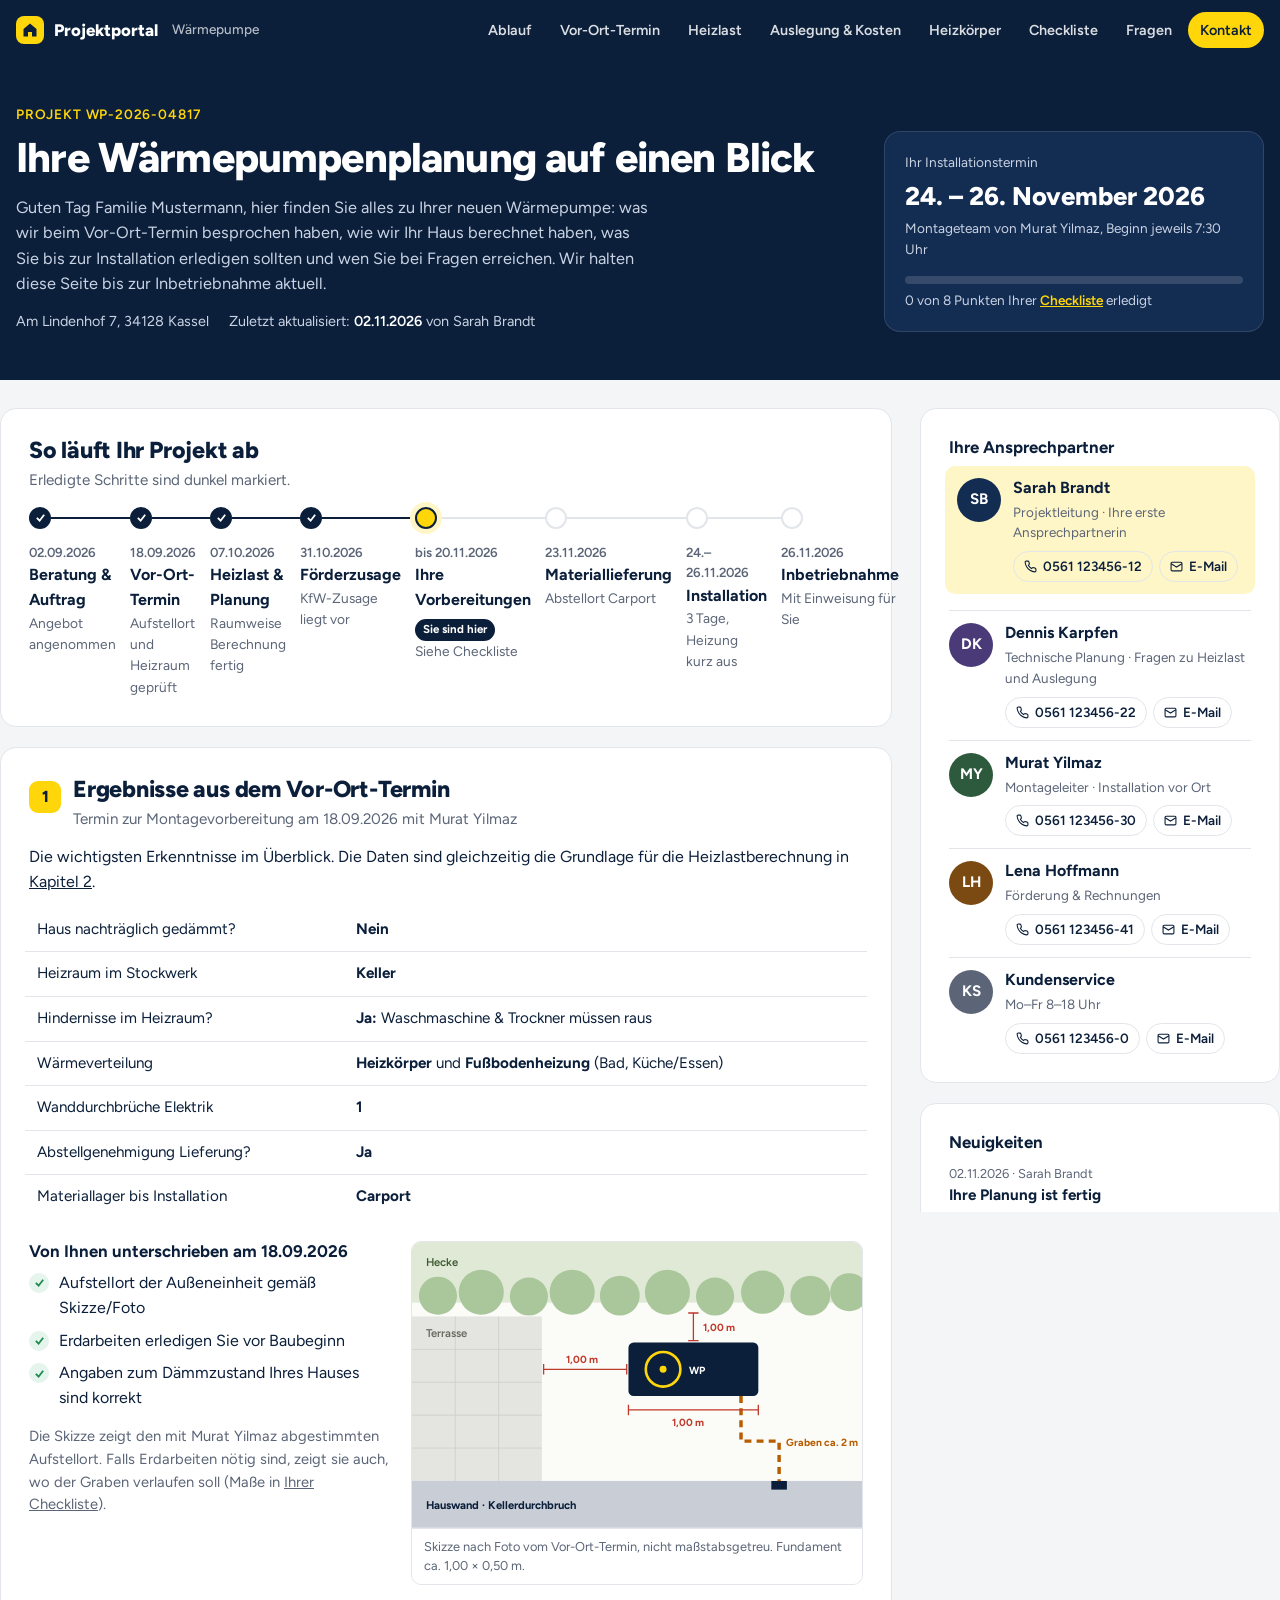
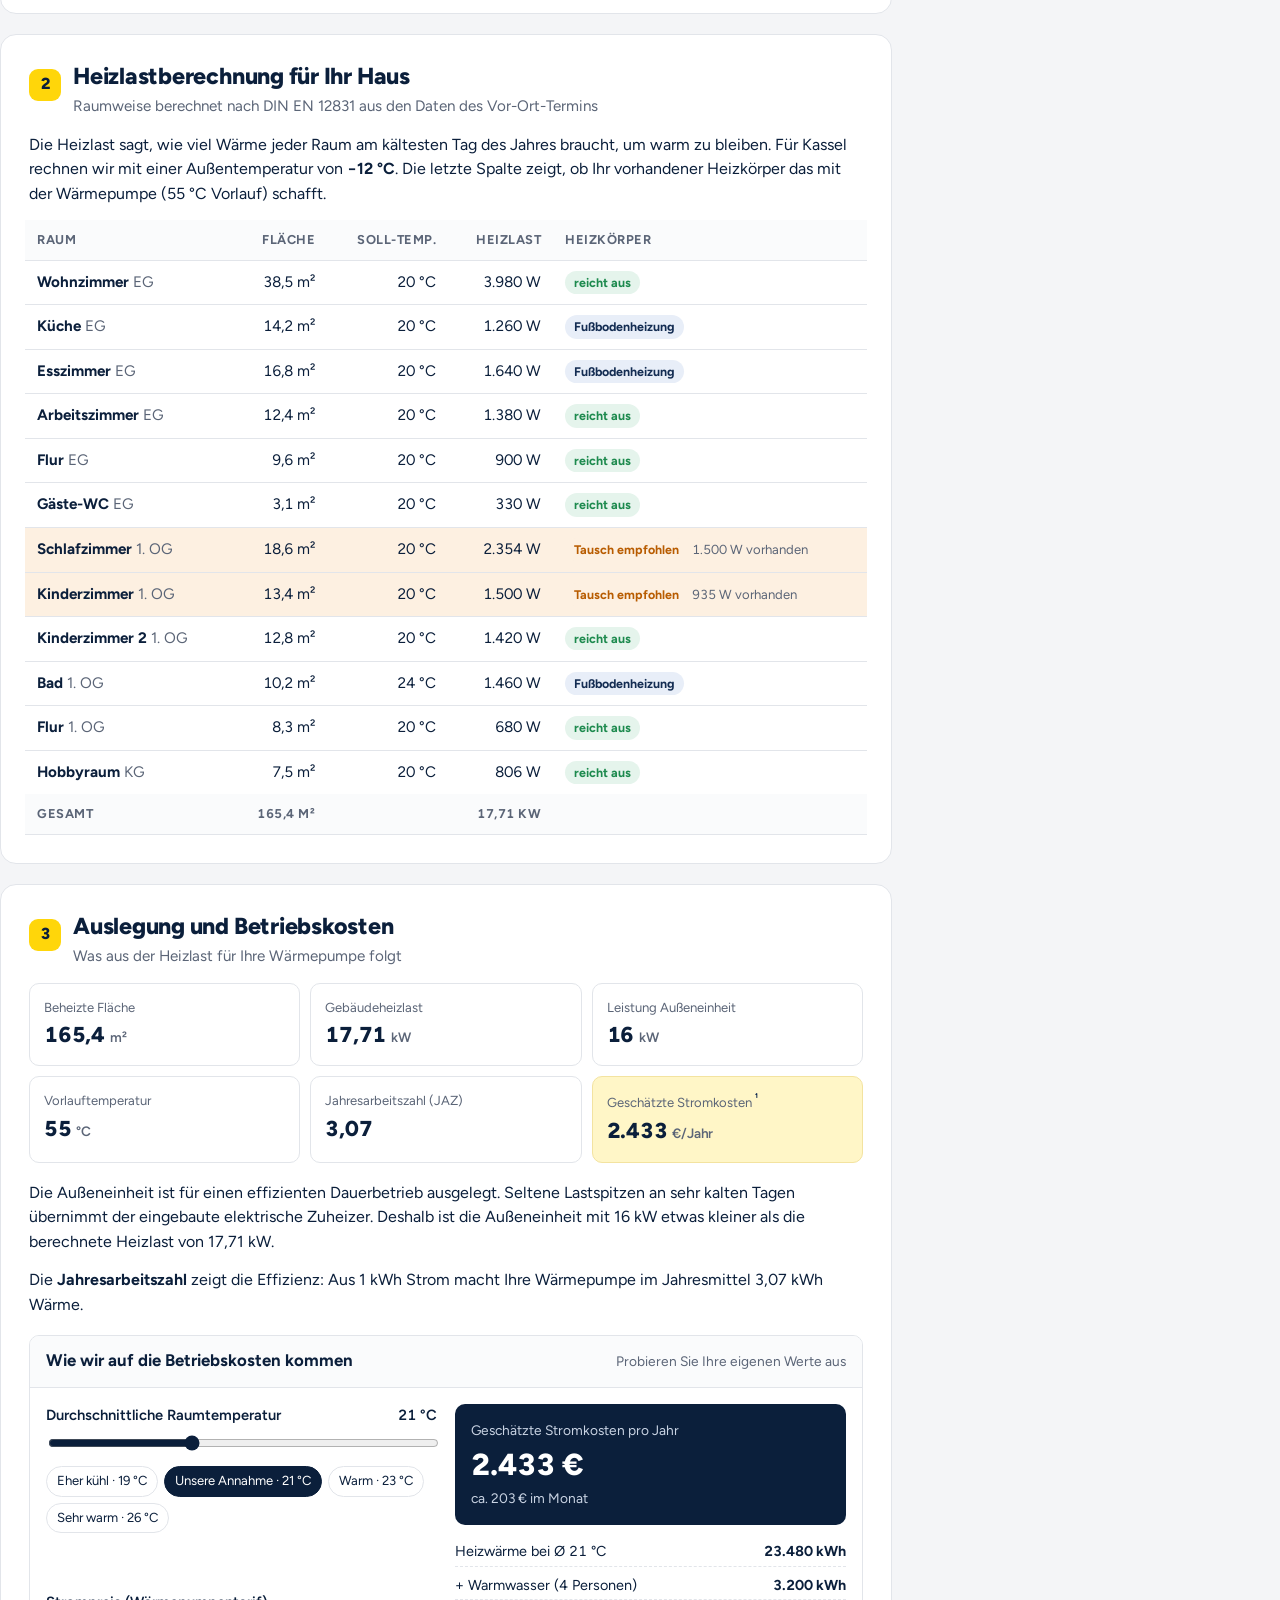
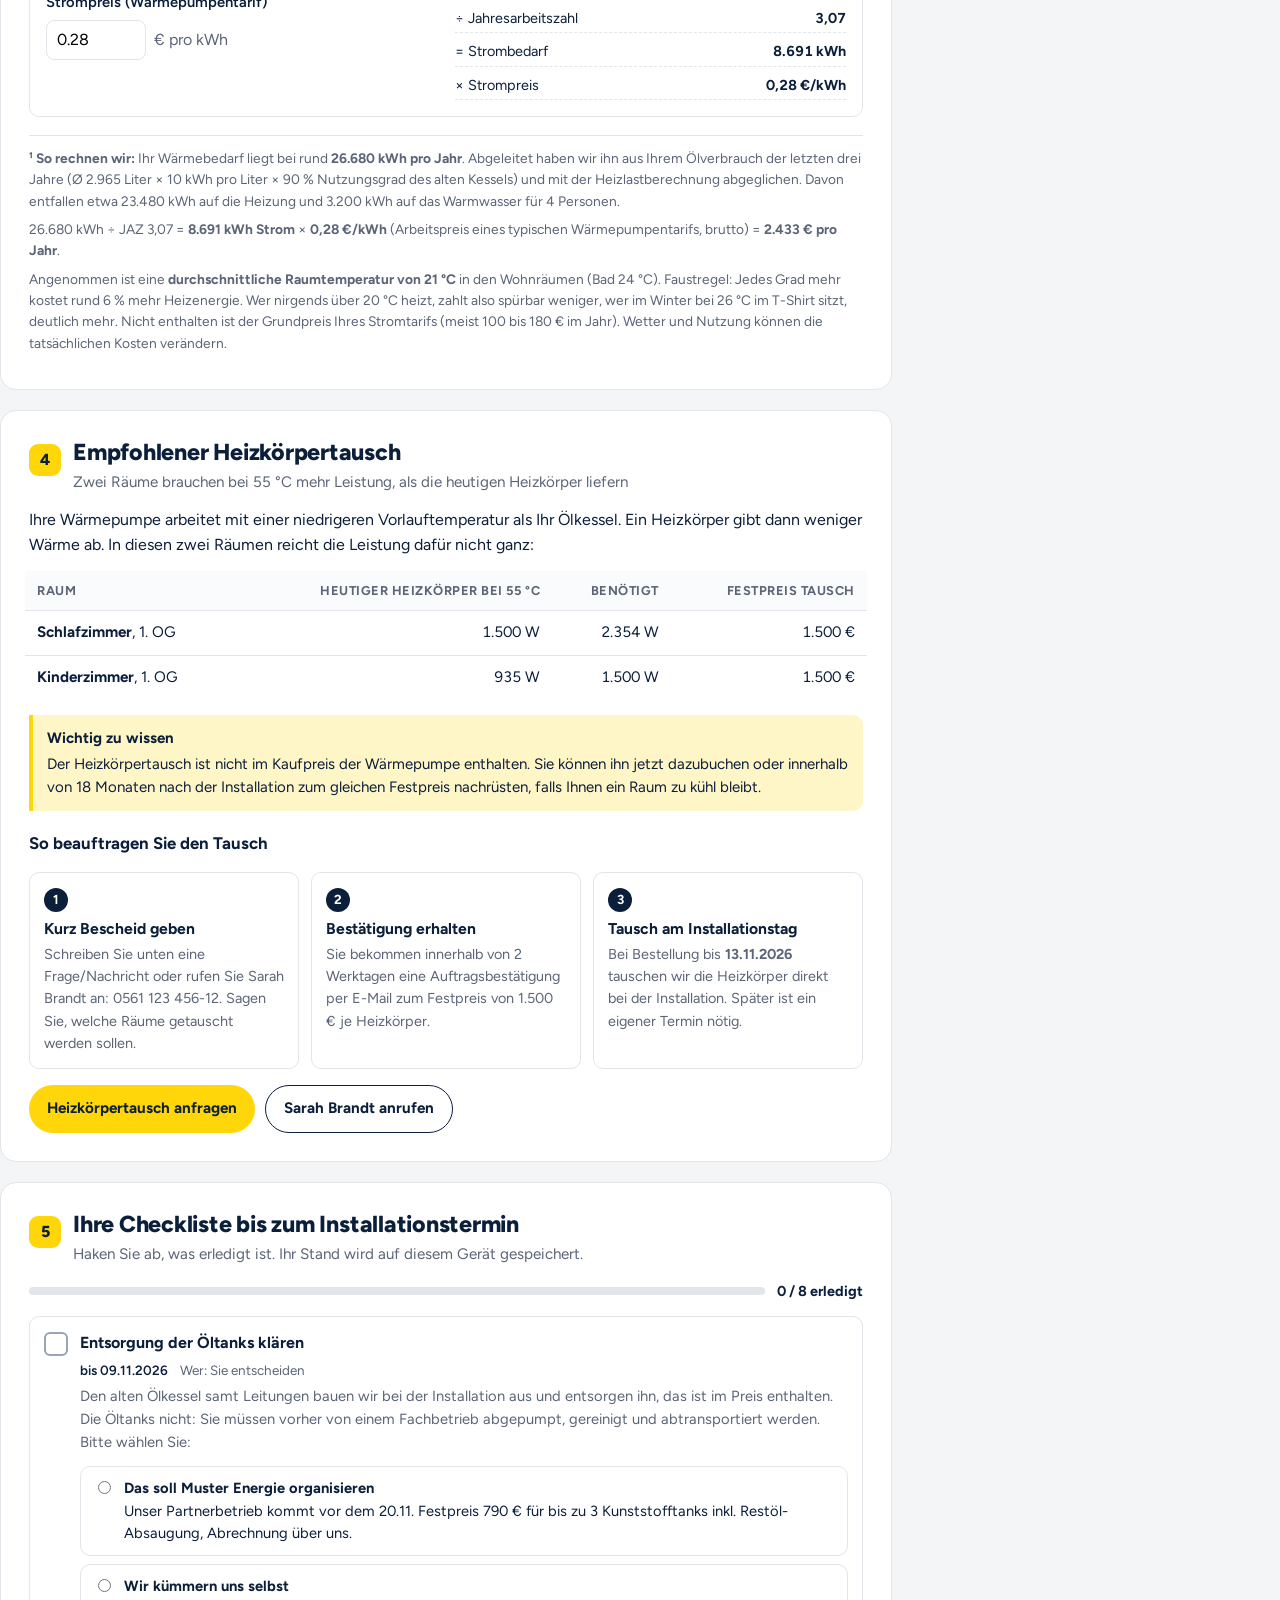
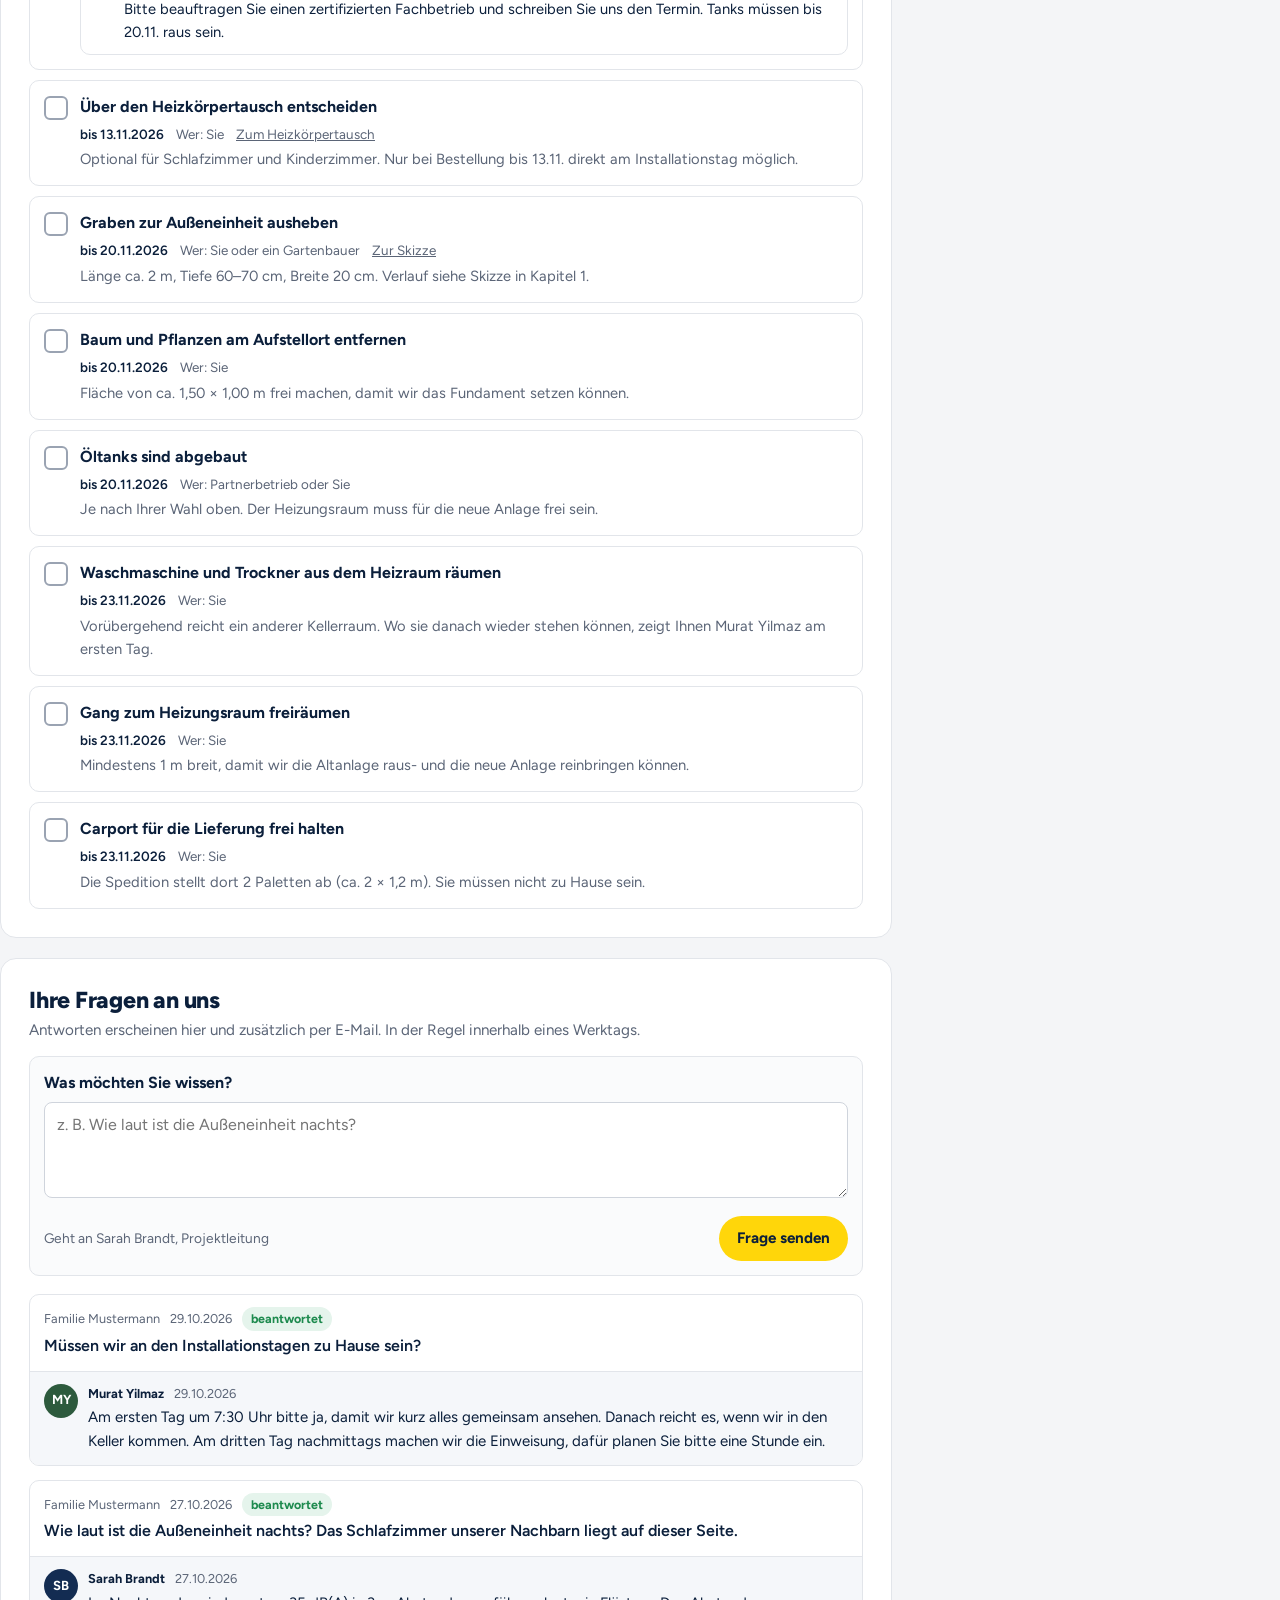
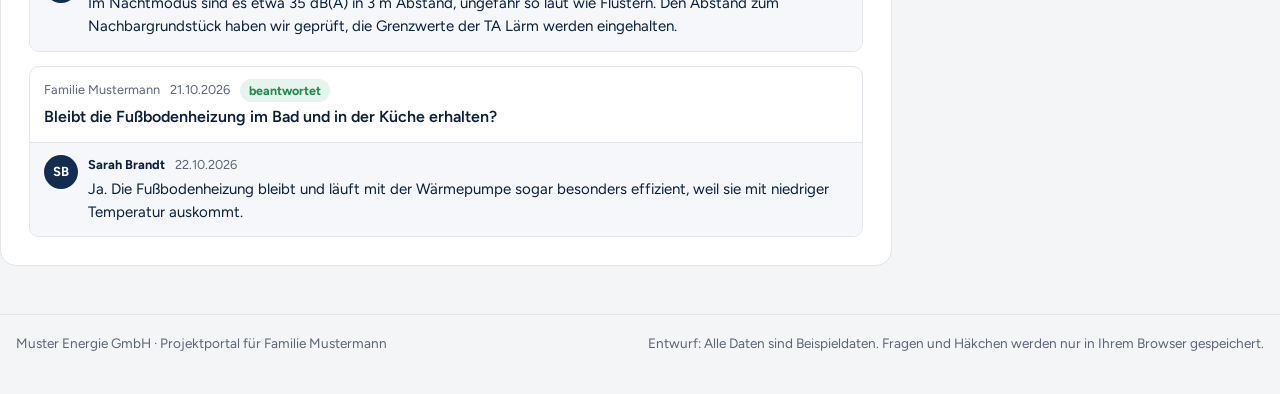
<file: index.html>
<!doctype html>
<html lang="de">
<head>
<meta charset="utf-8">
<meta name="viewport" content="width=device-width, initial-scale=1">
<title>Ihre Wärmepumpenplanung · Familie Mustermann</title>
<meta name="robots" content="noindex, nofollow">
<link rel="preconnect" href="https://fonts.googleapis.com">
<link rel="preconnect" href="https://fonts.gstatic.com" crossorigin>
<link href="https://fonts.googleapis.com/css2?family=Figtree:wght@400;500;600;700;800&display=swap" rel="stylesheet">
<style>
:root{
  --navy:#0b1f3b;
  --navy-2:#132c52;
  --yellow:#ffd60a;
  --yellow-soft:#fff6c7;
  --bg:#f4f5f7;
  --card:#ffffff;
  --text:#0b1f3b;
  --muted:#5b6577;
  --line:#e2e5ea;
  --green:#1d8a4e;
  --green-soft:#e5f4ec;
  --orange:#b85c00;
  --orange-soft:#fdf0e1;
  --radius:16px;
  --radius-sm:10px;
  --gutter:16px;
}
*{box-sizing:border-box}
html{scroll-behavior:smooth;scroll-padding-top:76px}
body{margin:0;background:var(--bg);color:var(--text);font-family:Figtree,system-ui,-apple-system,"Segoe UI",sans-serif;font-size:16px;line-height:1.55;-webkit-font-smoothing:antialiased}
a{color:inherit}
h1,h2,h3{line-height:1.2;margin:0}
h2{font-size:1.45rem;font-weight:800;letter-spacing:-.01em}
h3{font-size:1.05rem;font-weight:700}
p{margin:0 0 .8em}
.num{font-variant-numeric:tabular-nums}
button{font:inherit;cursor:pointer}

/* Header */
.topbar{position:sticky;top:0;z-index:20;background:var(--navy);color:#fff}
.topbar-inner{max-width:1400px;margin:0 auto;padding:0 var(--gutter);height:60px;display:flex;align-items:center;gap:16px}
.brand{display:flex;align-items:center;gap:10px;font-weight:800;font-size:1.05rem;text-decoration:none;white-space:nowrap}
.brand-mark{width:28px;height:28px;border-radius:8px;background:var(--yellow);display:grid;place-items:center}
.brand small{font-weight:500;opacity:.7;font-size:.85rem;margin-left:4px}
.topnav{display:flex;gap:4px;margin-left:auto;overflow-x:auto;scrollbar-width:none}
.topnav::-webkit-scrollbar{display:none}
.topnav a{color:#fff;text-decoration:none;font-size:.9rem;font-weight:600;padding:7px 12px;border-radius:999px;white-space:nowrap;opacity:.85}
.topnav a:hover{background:rgba(255,255,255,.1);opacity:1}
.topnav a.active{background:var(--yellow);color:var(--navy);opacity:1}
@media (max-width:899px){
  .topbar-inner{height:auto;flex-wrap:wrap;padding-top:10px;padding-bottom:8px;gap:8px}
  .topnav{margin-left:0;width:calc(100% + 2*var(--gutter));margin-right:calc(-1*var(--gutter));padding-right:var(--gutter)}
  .topnav a{padding:6px 11px;font-size:.85rem}
  html{scroll-padding-top:104px}
}

/* Hero */
.hero{background:var(--navy);color:#fff;padding:28px 0 32px}
.wrap{max-width:1400px;margin:0 auto;padding:0 var(--gutter)}
.hero-grid{display:grid;gap:24px}
.eyebrow{font-size:.85rem;font-weight:600;color:var(--yellow);text-transform:uppercase;letter-spacing:.06em;margin-bottom:8px}
.hero h1{font-size:clamp(1.7rem,4vw,2.6rem);font-weight:800;letter-spacing:-.02em;margin-bottom:12px}
.hero p.lead{color:#c9d3e3;max-width:640px;font-size:1.02rem}
.hero-meta{display:flex;flex-wrap:wrap;gap:8px 20px;font-size:.9rem;color:#c9d3e3;margin-top:14px}
.hero-meta b{color:#fff;font-weight:600}
.next-card{background:var(--navy-2);border:1px solid rgba(255,255,255,.12);border-radius:var(--radius);padding:20px}
.next-card .label{font-size:.85rem;color:#c9d3e3}
.next-card .big{font-size:1.6rem;font-weight:800;margin:4px 0 2px}
.next-card .days{display:inline-block;background:var(--yellow);color:var(--navy);font-weight:700;border-radius:999px;padding:3px 12px;font-size:.88rem;margin-top:8px}
.progress{height:8px;background:rgba(255,255,255,.15);border-radius:999px;overflow:hidden;margin:16px 0 6px}
.progress span{display:block;height:100%;background:var(--yellow);border-radius:999px;transition:width .4s}
.next-card .small{font-size:.85rem;color:#c9d3e3}
.next-card a.inline{color:var(--yellow);font-weight:600}
@media (min-width:900px){.hero-grid{grid-template-columns:1fr 380px;align-items:end}.hero{padding:44px 0 48px}}

/* Layout */
.layout{display:grid;gap:20px;padding:24px 0 48px}
@media (min-width:1100px){
  .layout{grid-template-columns:minmax(0,1fr) 360px;gap:28px;padding-top:28px}
  .side{position:sticky;top:80px;align-self:start;max-height:calc(100vh - 96px);overflow:auto;scrollbar-width:thin}
}
.main{display:flex;flex-direction:column;gap:20px;min-width:0}
.side{display:flex;flex-direction:column;gap:20px}
.card{background:var(--card);border-radius:var(--radius);padding:22px;border:1px solid var(--line)}
@media (min-width:700px){.card{padding:28px}}
.sec-head{display:flex;align-items:baseline;gap:12px;margin-bottom:14px}
.sec-no{flex:none;width:32px;height:32px;border-radius:9px;background:var(--yellow);color:var(--navy);font-weight:800;display:grid;place-items:center;font-size:1rem;transform:translateY(5px)}
.sec-head p{margin:4px 0 0;color:var(--muted);font-size:.95rem}
.muted{color:var(--muted)}
.tag{display:inline-block;font-size:.78rem;font-weight:700;border-radius:999px;padding:2px 9px;white-space:nowrap}
.tag.ok{background:var(--green-soft);color:var(--green)}
.tag.warn{background:var(--orange-soft);color:var(--orange)}
.tag.info{background:#e8eef8;color:var(--navy-2)}

/* Timeline */
.tl{list-style:none;margin:6px 0 0;padding:0;position:relative}
.tl li{position:relative;padding:0 0 20px 34px}
.tl li:last-child{padding-bottom:0}
.tl li::before{content:"";position:absolute;left:10px;top:22px;bottom:-2px;width:2px;background:var(--line)}
.tl li:last-child::before{display:none}
.tl li.done::before{background:var(--navy)}
.dot{position:absolute;left:0;top:2px;width:22px;height:22px;border-radius:50%;border:2px solid var(--line);background:#fff;display:grid;place-items:center}
.tl li.done .dot{background:var(--navy);border-color:var(--navy)}
.tl li.now .dot{border-color:var(--navy);background:var(--yellow);box-shadow:0 0 0 5px var(--yellow-soft)}
.tl .when{font-size:.82rem;font-weight:600;color:var(--muted)}
.tl .what{font-weight:700}
.tl .desc{font-size:.92rem;color:var(--muted)}
.tl li.now .what::after{content:"Sie sind hier";margin-left:8px;font-size:.72rem;font-weight:700;background:var(--navy);color:#fff;border-radius:999px;padding:2px 8px;vertical-align:2px}
@media (min-width:1100px){
  .tl{display:grid;grid-template-columns:repeat(var(--n),1fr);gap:0}
  .tl li{padding:36px 14px 0 0}
  .tl li::before{left:22px;right:0;top:10px;bottom:auto;width:auto;height:2px}
  .tl li:last-child::before{display:none}
  .dot{top:0}
  .tl .desc{font-size:.86rem}
  .tl li.now .what::after{display:block;width:max-content;margin:6px 0 0}
}

/* Updates */
.updates{list-style:none;margin:0;padding:0}
.updates li{padding:12px 0;border-top:1px solid var(--line)}
.updates li:first-child{border-top:0;padding-top:0}
.updates .u-meta{font-size:.8rem;color:var(--muted)}
.updates .u-title{font-weight:700;font-size:.95rem}
.updates .u-text{font-size:.9rem;color:var(--muted);margin-top:2px}

/* Tables */
.tbl-wrap{overflow-x:auto;margin:0 calc(-1 * 4px)}
table{width:100%;border-collapse:collapse;font-size:.95rem}
th,td{text-align:left;padding:10px 12px;border-bottom:1px solid var(--line);vertical-align:top}
th{font-size:.8rem;text-transform:uppercase;letter-spacing:.04em;color:var(--muted);font-weight:700;background:#fafbfc}
td.r,th.r{text-align:right}
tbody tr:last-child td{border-bottom:0}
tr.hl td{background:var(--orange-soft)}
td.r{white-space:nowrap}
@media (max-width:599px){
  #roomTable thead{display:none}
  #roomTable tbody tr{display:flex;flex-wrap:wrap;align-items:baseline;border-bottom:1px solid var(--line);padding:10px 4px}
  #roomTable tbody tr.hl{background:var(--orange-soft)}
  #roomTable tbody td{border:0;padding:0;background:none}
  #roomTable tbody td:nth-child(1){flex:0 0 calc(100% - 96px)}
  #roomTable tbody td:nth-child(4){order:2;font-weight:700;flex:0 0 96px;text-align:right}
  #roomTable tbody td:nth-child(2),#roomTable tbody td:nth-child(3){order:3;font-size:.85rem;color:var(--muted);text-align:left;margin-right:12px}
  #roomTable tbody td:nth-child(5){order:4;flex-basis:100%;margin-top:6px}
  #roomTable tfoot tr{display:flex;justify-content:space-between}
  #radTable thead{display:none}
  #radTable tbody tr{display:block;padding:10px 4px;border-bottom:1px solid var(--line)}
  #radTable tbody td:first-child{display:block}
  #radTable tbody td{display:flex;justify-content:space-between;border:0;padding:2px 0}
  #radTable tbody td[data-l]::before{content:attr(data-l);color:var(--muted)}
  #roomTable tfoot th:nth-child(3),#roomTable tfoot th:nth-child(5){display:none}
}
.facts{display:grid;grid-template-columns:1fr;border:1px solid var(--line);border-radius:var(--radius-sm);overflow:hidden}
.facts div{display:flex;justify-content:space-between;gap:16px;padding:11px 14px;border-top:1px solid var(--line)}
.facts div:first-child{border-top:0}
.facts dt{color:var(--muted)}
.facts dd{margin:0;font-weight:700;text-align:right}
@media (min-width:700px){
  .facts{grid-template-columns:1fr 1fr}
  .facts div:nth-child(2){border-top:0}
  .facts div:nth-child(odd){border-right:1px solid var(--line)}
}

.signed{list-style:none;padding:0;margin:0;display:grid;gap:8px}
.signed li{display:flex;gap:10px;align-items:flex-start}
.check-ic{flex:none;width:20px;height:20px;border-radius:50%;background:var(--green-soft);display:grid;place-items:center;margin-top:2px}

.split{display:grid;gap:20px;margin-top:22px}
@media (min-width:800px){.split{grid-template-columns:1fr 1.25fr;align-items:start}}
.sketch{border:1px solid var(--line);border-radius:var(--radius-sm);background:#fbfbf8;overflow:hidden}
.sketch svg{display:block;width:100%;height:auto}
.sketch figcaption{font-size:.8rem;color:var(--muted);padding:8px 12px;border-top:1px solid var(--line);background:#fff}

/* KPI */
.kpis{display:grid;grid-template-columns:repeat(2,1fr);gap:10px;margin:4px 0 18px}
@media (min-width:700px){.kpis{grid-template-columns:repeat(3,1fr)}}
.kpi{border:1px solid var(--line);border-radius:var(--radius-sm);padding:14px}
.kpi .k{font-size:.82rem;color:var(--muted)}
.kpi .v{font-size:1.35rem;font-weight:800;letter-spacing:-.01em}
.kpi .v small{font-size:.85rem;font-weight:600;color:var(--muted)}
.kpi.accent{background:var(--yellow-soft);border-color:#f3e3a0}
.kpi sup a{text-decoration:none;color:var(--navy-2);font-weight:700}

.calc{margin-top:18px;border:1px solid var(--line);border-radius:var(--radius-sm);overflow:hidden}
.calc-head{padding:14px 16px;background:#fafbfc;border-bottom:1px solid var(--line);display:flex;flex-wrap:wrap;justify-content:space-between;gap:8px;align-items:baseline}
.calc-body{padding:16px;display:grid;gap:18px}
@media (min-width:800px){.calc-body{grid-template-columns:1fr 1fr}}
.field label{display:flex;justify-content:space-between;font-weight:600;font-size:.92rem;margin-bottom:6px}
input[type=range]{width:100%;accent-color:var(--navy)}
.presets{display:flex;flex-wrap:wrap;gap:6px;margin-top:8px}
.presets button{border:1px solid var(--line);background:#fff;border-radius:999px;padding:4px 10px;font-size:.82rem;color:var(--navy)}
.presets button.on{background:var(--navy);color:#fff;border-color:var(--navy)}
.price-in{display:flex;align-items:center;gap:8px}
.price-in input{width:100px;font:inherit;padding:7px 10px;border:1px solid var(--line);border-radius:8px}
.result{background:var(--navy);color:#fff;border-radius:var(--radius-sm);padding:16px}
.result .big{font-size:1.9rem;font-weight:800}
.result .small{font-size:.86rem;color:#c9d3e3}
.steps{font-size:.9rem;margin:0;padding:0;list-style:none;display:grid;gap:4px}
.steps li{display:flex;justify-content:space-between;gap:12px;border-bottom:1px dashed var(--line);padding:3px 0}
.steps li b{white-space:nowrap}
.footnote{font-size:.86rem;color:var(--muted);border-top:1px solid var(--line);margin-top:18px;padding-top:12px}
.footnote p{margin:0 0 .5em}

.note{border-left:4px solid var(--yellow);background:var(--yellow-soft);padding:12px 14px;border-radius:0 var(--radius-sm) var(--radius-sm) 0;font-size:.94rem;margin-top:16px}
.note b{display:block;margin-bottom:2px}

.howto{display:grid;gap:12px;margin-top:18px;counter-reset:h}
@media (min-width:800px){.howto{grid-template-columns:repeat(3,1fr)}}
.howto > div{border:1px solid var(--line);border-radius:var(--radius-sm);padding:14px;position:relative}
.howto > div::before{counter-increment:h;content:counter(h);display:inline-grid;place-items:center;width:24px;height:24px;border-radius:50%;background:var(--navy);color:#fff;font-weight:700;font-size:.82rem;margin-bottom:8px}
.howto h3{font-size:.98rem;margin-bottom:4px}
.howto p{font-size:.9rem;color:var(--muted);margin:0}
.btn-row{display:flex;flex-wrap:wrap;gap:10px;margin-top:16px}
.btn{display:inline-flex;align-items:center;gap:8px;border:0;border-radius:999px;padding:11px 18px;font-weight:700;text-decoration:none;font-size:.95rem}
.btn.primary{background:var(--yellow);color:var(--navy)}
.btn.primary:hover{background:#ffcc00}
.btn.ghost{background:#fff;color:var(--navy);border:1.5px solid var(--navy)}
.btn.ghost:hover{background:#f0f2f6}

/* Checklist */
.cl-progress{display:flex;align-items:center;gap:12px;margin-bottom:14px}
.cl-progress .bar{flex:1;height:8px;background:var(--line);border-radius:999px;overflow:hidden}
.cl-progress .bar span{display:block;height:100%;background:var(--green);transition:width .3s}
.cl-progress b{font-size:.9rem;white-space:nowrap}
.cl{list-style:none;margin:0;padding:0;display:grid;gap:10px}
.cl > li{border:1px solid var(--line);border-radius:var(--radius-sm);padding:14px;display:grid;grid-template-columns:auto 1fr;gap:4px 12px;transition:background .2s}
.cl > li.done{background:#f7faf8}
.cl > li.done .cl-title{text-decoration:line-through;text-decoration-color:rgba(11,31,59,.35);color:var(--muted)}
.cl input[type=checkbox]{appearance:none;-webkit-appearance:none;width:24px;height:24px;border:2px solid #9aa3b2;border-radius:6px;margin:1px 0 0;display:grid;place-items:center;background:#fff;cursor:pointer}
.cl input[type=checkbox]:checked{background:var(--green);border-color:var(--green)}
.cl input[type=checkbox]:checked::after{content:"";width:6px;height:11px;border:solid #fff;border-width:0 2.5px 2.5px 0;transform:rotate(45deg) translate(-1px,-1px)}
.cl input[type=checkbox]:focus-visible{outline:3px solid var(--yellow);outline-offset:2px}
.cl-title{font-weight:700;cursor:pointer}
.cl-meta{grid-column:2;display:flex;flex-wrap:wrap;gap:6px 12px;font-size:.84rem;color:var(--muted)}
.cl-meta .due{font-weight:600;color:var(--navy)}
.cl-desc{grid-column:2;font-size:.92rem;color:var(--muted)}
.choice{grid-column:1 / -1;display:grid;gap:8px;margin-top:8px}
@media (min-width:700px){.choice{grid-column:2}}
.choice label{display:flex;gap:10px;align-items:flex-start;border:1.5px solid var(--line);border-radius:var(--radius-sm);padding:10px 12px;cursor:pointer;font-size:.92rem}
.choice label:has(input:checked){border-color:var(--navy);background:#f3f6fb}
.choice input{margin-top:4px;accent-color:var(--navy)}
.choice b{display:block}

/* Q&A */
.ask{border:1px solid var(--line);border-radius:var(--radius-sm);padding:14px;background:#fafbfc}
.ask label{font-weight:700;display:block;margin-bottom:6px}
.ask textarea{width:100%;min-height:96px;font:inherit;border:1px solid #cfd4dc;border-radius:8px;padding:10px 12px;resize:vertical;background:#fff}
.ask textarea:focus,.price-in input:focus{outline:3px solid var(--yellow);border-color:var(--navy)}
.ask-foot{display:flex;flex-wrap:wrap;justify-content:space-between;align-items:center;gap:10px;margin-top:10px;font-size:.86rem;color:var(--muted)}
.qa{list-style:none;margin:18px 0 0;padding:0;display:grid;gap:14px}
.qa > li{border:1px solid var(--line);border-radius:var(--radius-sm);overflow:hidden}
.q{padding:12px 14px}
.q .meta,.a .meta{font-size:.8rem;color:var(--muted);display:flex;flex-wrap:wrap;gap:6px 10px;align-items:center;margin-bottom:3px}
.q .txt{font-weight:600}
.a{padding:12px 14px;background:#f5f7fa;border-top:1px solid var(--line);display:grid;grid-template-columns:auto 1fr;gap:10px}
.a .txt{font-size:.94rem}
.pending{padding:10px 14px;background:var(--orange-soft);color:var(--orange);font-size:.88rem;border-top:1px solid var(--line)}
.av{width:34px;height:34px;border-radius:50%;display:grid;place-items:center;font-weight:700;font-size:.82rem;color:#fff;background:var(--navy-2);flex:none}

/* Contacts */
.contacts{display:grid;gap:12px}
.person{display:grid;grid-template-columns:auto 1fr;gap:4px 12px;align-items:start}
.person .av{width:44px;height:44px;font-size:.95rem;grid-row:span 2}
.person .name{font-weight:700;line-height:1.25}
.person .role{font-size:.84rem;color:var(--muted)}
.person .links{grid-column:2;display:flex;flex-wrap:wrap;gap:6px;margin-top:4px}
.person .links a{font-size:.84rem;font-weight:600;text-decoration:none;border:1px solid var(--line);border-radius:999px;padding:4px 10px;display:inline-flex;gap:6px;align-items:center}
.person .links a:hover{border-color:var(--navy)}
.person + .person{border-top:1px solid var(--line);padding-top:12px}
.side h3{margin-bottom:12px}
.lead-person{background:var(--yellow-soft);border-radius:var(--radius-sm);padding:12px;margin:-4px -4px 4px}

footer{color:var(--muted);font-size:.85rem;padding:0 0 40px}
footer .wrap{border-top:1px solid var(--line);padding-top:18px;display:flex;flex-wrap:wrap;gap:8px 24px;justify-content:space-between}

.toast{position:fixed;left:50%;bottom:20px;transform:translateX(-50%) translateY(120%);background:var(--navy);color:#fff;padding:12px 18px;border-radius:12px;font-size:.92rem;font-weight:600;transition:transform .3s,opacity .3s;opacity:0;visibility:hidden;z-index:50;max-width:calc(100% - 32px)}
.toast.show{transform:translateX(-50%) translateY(0);opacity:1;visibility:visible}

@media print{
  .topbar,.ask,.btn-row,.toast{display:none}
  body{background:#fff}
  .card{border:0;padding:0}
  .side{position:static;max-height:none}
}
</style>
</head>
<body>

<header class="topbar">
  <div class="topbar-inner">
    <a class="brand" href="#top">
      <span class="brand-mark" aria-hidden="true">
        <svg width="16" height="16" viewBox="0 0 16 16"><path d="M8 1.5 1.5 7v7.5h4.5V10h4v4.5h4.5V7z" fill="#0b1f3b"/></svg>
      </span>
      Projektportal <small>Wärmepumpe</small>
    </a>
    <nav class="topnav" aria-label="Abschnitte">
      <a href="#timeline">Ablauf</a>
      <a href="#termin">Vor-Ort-Termin</a>
      <a href="#heizlast">Heizlast</a>
      <a href="#auslegung">Auslegung &amp; Kosten</a>
      <a href="#heizkoerper">Heizkörper</a>
      <a href="#checkliste">Checkliste</a>
      <a href="#fragen">Fragen</a>
      <a href="#kontakt">Kontakt</a>
    </nav>
  </div>
</header>

<section class="hero" id="top">
  <div class="wrap hero-grid">
    <div>
      <div class="eyebrow">Projekt WP-2026-04817</div>
      <h1>Ihre Wärmepumpen&shy;planung auf einen Blick</h1>
      <p class="lead">Guten Tag Familie Mustermann, hier finden Sie alles zu Ihrer neuen Wärmepumpe: was wir beim Vor-Ort-Termin besprochen haben, wie wir Ihr Haus berechnet haben, was Sie bis zur Installation erledigen sollten und wen Sie bei Fragen erreichen. Wir halten diese Seite bis zur Inbetriebnahme aktuell.</p>
      <div class="hero-meta">
        <span>Am Lindenhof 7, 34128 Kassel</span>
        <span>Zuletzt aktualisiert: <b>02.11.2026</b> von Sarah Brandt</span>
      </div>
    </div>
    <aside class="next-card" aria-label="Nächster Termin">
      <div class="label">Ihr Installationstermin</div>
      <div class="big">24. – 26. November 2026</div>
      <div class="small">Montageteam von Murat Yilmaz, Beginn jeweils 7:30 Uhr</div>
      <span class="days" id="countdown">in 22 Tagen</span>
      <div class="progress" aria-hidden="true"><span id="heroBar" style="width:0%"></span></div>
      <div class="small"><span id="heroCount">0 von 0</span> Punkten Ihrer <a class="inline" href="#checkliste">Checkliste</a> erledigt</div>
    </aside>
  </div>
</section>

<div class="wrap layout">
  <main class="main">

    <!-- Ablauf -->
    <section class="card" id="timeline">
      <div class="sec-head"><div><h2>So läuft Ihr Projekt ab</h2><p>Erledigte Schritte sind dunkel markiert.</p></div></div>
      <ol class="tl" id="tl"></ol>
    </section>

    <!-- 1 -->
    <section class="card" id="termin">
      <div class="sec-head"><span class="sec-no">1</span><div><h2>Ergebnisse aus dem Vor-Ort-Termin</h2><p>Termin zur Montagevorbereitung am 18.09.2026 mit Murat Yilmaz</p></div></div>
      <p>Die wichtigsten Erkenntnisse im Überblick. Die Daten sind gleichzeitig die Grundlage für die Heizlastberechnung in <a href="#heizlast">Kapitel 2</a>.</p>
      <div class="tbl-wrap">
        <table>
          <tbody>
            <tr><td>Haus nachträglich gedämmt?</td><td><b>Nein</b></td></tr>
            <tr><td>Heizraum im Stockwerk</td><td><b>Keller</b></td></tr>
            <tr><td>Hindernisse im Heizraum?</td><td><b>Ja:</b> Waschmaschine &amp; Trockner müssen raus</td></tr>
            <tr><td>Wärmeverteilung</td><td><b>Heizkörper</b> und <b>Fußbodenheizung</b> (Bad, Küche/Essen)</td></tr>
            <tr><td>Wanddurchbrüche Elektrik</td><td><b>1</b></td></tr>
            <tr><td>Abstellgenehmigung Lieferung?</td><td><b>Ja</b></td></tr>
            <tr><td>Materiallager bis Installation</td><td><b>Carport</b></td></tr>
          </tbody>
        </table>
      </div>

      <div class="split">
        <div>
          <h3 style="margin-bottom:10px">Von Ihnen unterschrieben am 18.09.2026</h3>
          <ul class="signed">
            <li><span class="check-ic"><svg width="11" height="11" viewBox="0 0 12 12"><path d="M2 6.5 5 9.5 10 3" stroke="#1d8a4e" stroke-width="2" fill="none"/></svg></span>Aufstellort der Außeneinheit gemäß Skizze/Foto</li>
            <li><span class="check-ic"><svg width="11" height="11" viewBox="0 0 12 12"><path d="M2 6.5 5 9.5 10 3" stroke="#1d8a4e" stroke-width="2" fill="none"/></svg></span>Erdarbeiten erledigen Sie vor Baubeginn</li>
            <li><span class="check-ic"><svg width="11" height="11" viewBox="0 0 12 12"><path d="M2 6.5 5 9.5 10 3" stroke="#1d8a4e" stroke-width="2" fill="none"/></svg></span>Angaben zum Dämmzustand Ihres Hauses sind korrekt</li>
          </ul>
          <p class="muted" style="margin-top:14px;font-size:.92rem">Die Skizze zeigt den mit Murat Yilmaz abgestimmten Aufstellort. Falls Erdarbeiten nötig sind, zeigt sie auch, wo der Graben verlaufen soll (Maße in <a href="#checkliste">Ihrer Checkliste</a>).</p>
        </div>
        <figure class="sketch" style="margin:0">
          <svg viewBox="0 0 520 330" role="img" aria-label="Skizze des Aufstellorts: Außeneinheit 1 Meter vor der Hecke und 1 Meter neben der Terrasse, Graben 2 Meter zur Hauswand">
            <rect x="0" y="0" width="520" height="70" fill="#dfe9d6"/>
            <g fill="#a9c79a">
              <circle cx="30" cy="62" r="22"/><circle cx="80" cy="58" r="26"/><circle cx="135" cy="63" r="22"/><circle cx="185" cy="58" r="26"/><circle cx="240" cy="62" r="23"/><circle cx="295" cy="58" r="26"/><circle cx="350" cy="63" r="22"/><circle cx="405" cy="58" r="25"/><circle cx="460" cy="62" r="23"/><circle cx="505" cy="58" r="22"/>
            </g>
            <text x="16" y="28" font-size="13" fill="#3f5a33" font-family="Figtree,sans-serif" font-weight="600">Hecke</text>
            <rect x="0" y="86" width="150" height="190" fill="#e4e4e0"/>
            <g stroke="#d0d0ca" stroke-width="1">
              <path d="M0 124h150M0 162h150M0 200h150M0 238h150M50 86v190M100 86v190"/>
            </g>
            <text x="16" y="110" font-size="13" fill="#6a6a62" font-family="Figtree,sans-serif" font-weight="600">Terrasse</text>
            <rect x="0" y="276" width="520" height="54" fill="#c9ced6"/>
            <text x="16" y="308" font-size="13" fill="#0b1f3b" font-family="Figtree,sans-serif" font-weight="700">Hauswand · Kellerdurchbruch</text>
            <rect x="415" y="276" width="18" height="10" fill="#0b1f3b"/>
            <!-- Unit -->
            <rect x="250" y="116" width="150" height="62" rx="6" fill="#0b1f3b"/>
            <circle cx="290" cy="147" r="20" fill="none" stroke="#ffd60a" stroke-width="3"/>
            <circle cx="290" cy="147" r="4" fill="#ffd60a"/>
            <text x="320" y="152" font-size="12" fill="#fff" font-family="Figtree,sans-serif" font-weight="700">WP</text>
            <!-- trench -->
            <path d="M380 178 V230 H424 V276" stroke="#b85c00" stroke-width="4" fill="none" stroke-dasharray="8 6"/>
            <text x="432" y="236" font-size="12" fill="#b85c00" font-family="Figtree,sans-serif" font-weight="700">Graben ca. 2 m</text>
            <!-- dims -->
            <g stroke="#c0392b" stroke-width="1.5" fill="#c0392b" font-family="Figtree,sans-serif" font-size="12" font-weight="700">
              <path d="M325 82 V114" /><path d="M319 82h12M319 114h12"/>
              <text x="336" y="103" stroke="none">1,00 m</text>
              <path d="M152 147 H248"/><path d="M152 141v12M248 141v12"/>
              <text x="178" y="140" stroke="none">1,00 m</text>
              <path d="M250 194 H400"/><path d="M250 188v12M400 188v12"/>
              <text x="300" y="212" stroke="none">1,00 m</text>
            </g>
          </svg>
          <figcaption>Skizze nach Foto vom Vor-Ort-Termin, nicht maßstabsgetreu. Fundament ca. 1,00 × 0,50 m.</figcaption>
        </figure>
      </div>
    </section>

    <!-- 2 -->
    <section class="card" id="heizlast">
      <div class="sec-head"><span class="sec-no">2</span><div><h2>Heizlastberechnung für Ihr Haus</h2><p>Raumweise berechnet nach DIN EN 12831 aus den Daten des Vor-Ort-Termins</p></div></div>
      <p>Die Heizlast sagt, wie viel Wärme jeder Raum am kältesten Tag des Jahres braucht, um warm zu bleiben. Für Kassel rechnen wir mit einer Außentemperatur von <b>−12 °C</b>. Die letzte Spalte zeigt, ob Ihr vorhandener Heizkörper das mit der Wärmepumpe (55 °C Vorlauf) schafft.</p>
      <div class="tbl-wrap">
        <table id="roomTable">
          <thead><tr><th>Raum</th><th class="r">Fläche</th><th class="r">Soll-Temp.</th><th class="r">Heizlast</th><th>Heizkörper</th></tr></thead>
          <tbody></tbody>
          <tfoot><tr><th>Gesamt</th><th class="r num" id="sumArea"></th><th></th><th class="r num" id="sumLoad"></th><th></th></tr></tfoot>
        </table>
      </div>
    </section>

    <!-- 3 -->
    <section class="card" id="auslegung">
      <div class="sec-head"><span class="sec-no">3</span><div><h2>Auslegung und Betriebskosten</h2><p>Was aus der Heizlast für Ihre Wärmepumpe folgt</p></div></div>
      <div class="kpis">
        <div class="kpi"><div class="k">Beheizte Fläche</div><div class="v num">165,4 <small>m²</small></div></div>
        <div class="kpi"><div class="k">Gebäudeheizlast</div><div class="v num">17,71 <small>kW</small></div></div>
        <div class="kpi"><div class="k">Leistung Außeneinheit</div><div class="v num">16 <small>kW</small></div></div>
        <div class="kpi"><div class="k">Vorlauftemperatur</div><div class="v num">55 <small>°C</small></div></div>
        <div class="kpi"><div class="k">Jahresarbeitszahl (JAZ)</div><div class="v num">3,07</div></div>
        <div class="kpi accent"><div class="k">Geschätzte Stromkosten <sup><a href="#fn1">¹</a></sup></div><div class="v num"><span id="kpiCost">2.433</span> <small>€/Jahr</small></div></div>
      </div>
      <p>Die Außeneinheit ist für einen effizienten Dauerbetrieb ausgelegt. Seltene Lastspitzen an sehr kalten Tagen übernimmt der eingebaute elektrische Zuheizer. Deshalb ist die Außeneinheit mit 16 kW etwas kleiner als die berechnete Heizlast von 17,71 kW.</p>
      <p>Die <b>Jahresarbeitszahl</b> zeigt die Effizienz: Aus 1 kWh Strom macht Ihre Wärmepumpe im Jahresmittel 3,07 kWh Wärme.</p>

      <div class="calc" id="rechner">
        <div class="calc-head"><h3>Wie wir auf die Betriebskosten kommen</h3><span class="muted" style="font-size:.86rem">Probieren Sie Ihre eigenen Werte aus</span></div>
        <div class="calc-body">
          <div style="display:grid;gap:18px">
            <div class="field">
              <label for="temp"><span>Durchschnittliche Raumtemperatur</span><span class="num" id="tempOut">21 °C</span></label>
              <input type="range" id="temp" min="17" max="28" step="0.5" value="21">
              <div class="presets" id="presets">
                <button type="button" data-t="19">Eher kühl · 19 °C</button>
                <button type="button" data-t="21" class="on">Unsere Annahme · 21 °C</button>
                <button type="button" data-t="23">Warm · 23 °C</button>
                <button type="button" data-t="26">Sehr warm · 26 °C</button>
              </div>
            </div>
            <div class="field">
              <label for="price"><span>Strompreis (Wärmepumpentarif)</span></label>
              <div class="price-in"><input id="price" type="number" inputmode="decimal" min="0.10" max="0.80" step="0.01" value="0.28"><span class="muted">€ pro kWh</span></div>
            </div>
          </div>
          <div>
            <div class="result"><div class="small">Geschätzte Stromkosten pro Jahr</div><div class="big num" id="costOut">2.433 €</div><div class="small" id="costMonth">ca. 203 € im Monat</div></div>
            <ul class="steps num" style="margin-top:12px" id="steps"></ul>
          </div>
        </div>
      </div>
      <div class="footnote" id="fn1">
        <p><b>¹ So rechnen wir:</b> Ihr Wärmebedarf liegt bei rund <b>26.680 kWh pro Jahr</b>. Abgeleitet haben wir ihn aus Ihrem Ölverbrauch der letzten drei Jahre (Ø 2.965 Liter × 10 kWh pro Liter × 90 % Nutzungsgrad des alten Kessels) und mit der Heizlastberechnung abgeglichen. Davon entfallen etwa 23.480 kWh auf die Heizung und 3.200 kWh auf das Warmwasser für 4 Personen.</p>
        <p>26.680 kWh ÷ JAZ 3,07 = <b>8.691 kWh Strom</b> × <b>0,28 €/kWh</b> (Arbeitspreis eines typischen Wärmepumpentarifs, brutto) = <b>2.433 € pro Jahr</b>.</p>
        <p>Angenommen ist eine <b>durchschnittliche Raumtemperatur von 21 °C</b> in den Wohnräumen (Bad 24 °C). Faustregel: Jedes Grad mehr kostet rund 6 % mehr Heizenergie. Wer nirgends über 20 °C heizt, zahlt also spürbar weniger, wer im Winter bei 26 °C im T-Shirt sitzt, deutlich mehr. Nicht enthalten ist der Grundpreis Ihres Stromtarifs (meist 100 bis 180 € im Jahr). Wetter und Nutzung können die tatsächlichen Kosten verändern.</p>
      </div>
    </section>

    <!-- 4 -->
    <section class="card" id="heizkoerper">
      <div class="sec-head"><span class="sec-no">4</span><div><h2>Empfohlener Heizkörpertausch</h2><p>Zwei Räume brauchen bei 55 °C mehr Leistung, als die heutigen Heizkörper liefern</p></div></div>
      <p>Ihre Wärmepumpe arbeitet mit einer niedrigeren Vorlauftemperatur als Ihr Ölkessel. Ein Heizkörper gibt dann weniger Wärme ab. In diesen zwei Räumen reicht die Leistung dafür nicht ganz:</p>
      <div class="tbl-wrap">
        <table id="radTable">
          <thead><tr><th>Raum</th><th class="r">Heutiger Heizkörper bei 55 °C</th><th class="r">Benötigt</th><th class="r">Festpreis Tausch</th></tr></thead>
          <tbody>
            <tr><td><b>Schlafzimmer</b>, 1. OG</td><td class="r num" data-l="Heute bei 55 °C">1.500 W</td><td class="r num" data-l="Benötigt">2.354 W</td><td class="r num" data-l="Festpreis Tausch">1.500 €</td></tr>
            <tr><td><b>Kinderzimmer</b>, 1. OG</td><td class="r num" data-l="Heute bei 55 °C">935 W</td><td class="r num" data-l="Benötigt">1.500 W</td><td class="r num" data-l="Festpreis Tausch">1.500 €</td></tr>
          </tbody>
        </table>
      </div>
      <div class="note"><b>Wichtig zu wissen</b>Der Heizkörpertausch ist nicht im Kaufpreis der Wärmepumpe enthalten. Sie können ihn jetzt dazubuchen oder innerhalb von 18 Monaten nach der Installation zum gleichen Festpreis nachrüsten, falls Ihnen ein Raum zu kühl bleibt.</div>

      <h3 style="margin-top:22px">So beauftragen Sie den Tausch</h3>
      <div class="howto">
        <div><h3>Kurz Bescheid geben</h3><p>Schreiben Sie unten eine Frage/Nachricht oder rufen Sie Sarah Brandt an: 0561 123 456-12. Sagen Sie, welche Räume getauscht werden sollen.</p></div>
        <div><h3>Bestätigung erhalten</h3><p>Sie bekommen innerhalb von 2 Werktagen eine Auftragsbestätigung per E-Mail zum Festpreis von 1.500 € je Heizkörper.</p></div>
        <div><h3>Tausch am Installationstag</h3><p>Bei Bestellung bis <b>13.11.2026</b> tauschen wir die Heizkörper direkt bei der Installation. Später ist ein eigener Termin nötig.</p></div>
      </div>
      <div class="btn-row">
        <button class="btn primary" type="button" id="orderRad">Heizkörpertausch anfragen</button>
        <a class="btn ghost" href="tel:+4956112345612">Sarah Brandt anrufen</a>
      </div>
    </section>

    <!-- 5 -->
    <section class="card" id="checkliste">
      <div class="sec-head"><span class="sec-no">5</span><div><h2>Ihre Checkliste bis zum Installationstermin</h2><p>Haken Sie ab, was erledigt ist. Ihr Stand wird auf diesem Gerät gespeichert.</p></div></div>
      <div class="cl-progress"><div class="bar"><span id="clBar"></span></div><b id="clCount">0 / 0 erledigt</b></div>
      <ul class="cl" id="cl"></ul>
    </section>

    <!-- Fragen -->
    <section class="card" id="fragen">
      <div class="sec-head"><div><h2>Ihre Fragen an uns</h2><p>Antworten erscheinen hier und zusätzlich per E-Mail. In der Regel innerhalb eines Werktags.</p></div></div>
      <form class="ask" id="askForm">
        <label for="q">Was möchten Sie wissen?</label>
        <textarea id="q" placeholder="z. B. Wie laut ist die Außeneinheit nachts?" required></textarea>
        <div class="ask-foot"><span>Geht an Sarah Brandt, Projektleitung</span><button class="btn primary" type="submit">Frage senden</button></div>
      </form>
      <ul class="qa" id="qa"></ul>
    </section>
  </main>

  <aside class="side">
    <section class="card" id="kontakt">
      <h3>Ihre Ansprechpartner</h3>
      <div class="contacts" id="contacts"></div>
    </section>
    <section class="card">
      <h3>Neuigkeiten</h3>
      <ul class="updates" id="updates"></ul>
    </section>
    <section class="card">
      <h3>Dokumente</h3>
      <ul class="updates" style="font-size:.92rem">
        <li><a href="#" onclick="return false">Angebot &amp; Auftragsbestätigung</a> <span class="muted">· PDF</span></li>
        <li><a href="#" onclick="return false">Protokoll Vor-Ort-Termin 18.09.</a> <span class="muted">· PDF</span></li>
        <li><a href="#" onclick="return false">Förderzusage KfW</a> <span class="muted">· PDF</span></li>
        <li><a href="#" onclick="return false">Datenblatt Außeneinheit 16 kW</a> <span class="muted">· PDF</span></li>
      </ul>
    </section>
  </aside>
</div>

<footer>
  <div class="wrap">
    <span>Muster Energie GmbH · Projektportal für Familie Mustermann</span>
    <span>Entwurf: Alle Daten sind Beispieldaten. Fragen und Häkchen werden nur in Ihrem Browser gespeichert.</span>
  </div>
</footer>

<div class="toast" id="toast" role="status" aria-live="polite"></div>

<script>
/* ===== Projektdaten: hier pflegen ===== */
const INSTALL_DATE = new Date('2026-11-24T07:30:00');

const TIMELINE = [
  {s:'done', when:'02.09.2026', what:'Beratung & Auftrag', desc:'Angebot angenommen'},
  {s:'done', when:'18.09.2026', what:'Vor-Ort-Termin', desc:'Aufstellort und Heizraum geprüft'},
  {s:'done', when:'07.10.2026', what:'Heizlast & Planung', desc:'Raumweise Berechnung fertig'},
  {s:'done', when:'31.10.2026', what:'Förderzusage', desc:'KfW-Zusage liegt vor'},
  {s:'now',  when:'bis 20.11.2026', what:'Ihre Vorbereitungen', desc:'Siehe Checkliste'},
  {s:'next', when:'23.11.2026', what:'Materiallieferung', desc:'Abstellort Carport'},
  {s:'next', when:'24.–26.11.2026', what:'Installation', desc:'3 Tage, Heizung kurz aus'},
  {s:'next', when:'26.11.2026', what:'Inbetriebnahme', desc:'Mit Einweisung für Sie'},
];

const ROOMS = [
  // name, Stockwerk, m², °C, benötigte Heizlast W, vorhandene Leistung bei 55 °C (W) oder 'FBH'
  ['Wohnzimmer','EG',38.5,20,3980,4200],
  ['Küche','EG',14.2,20,1260,'FBH'],
  ['Esszimmer','EG',16.8,20,1640,'FBH'],
  ['Arbeitszimmer','EG',12.4,20,1380,1520],
  ['Flur','EG',9.6,20,900,980],
  ['Gäste-WC','EG',3.1,20,330,410],
  ['Schlafzimmer','1. OG',18.6,20,2354,1500],
  ['Kinderzimmer','1. OG',13.4,20,1500,935],
  ['Kinderzimmer 2','1. OG',12.8,20,1420,1480],
  ['Bad','1. OG',10.2,24,1460,'FBH'],
  ['Flur','1. OG',8.3,20,680,760],
  ['Hobbyraum','KG',7.5,20,806,880],
];

const PEOPLE = {
  sb:{name:'Sarah Brandt', role:'Projektleitung · Ihre erste Ansprechpartnerin', init:'SB', color:'#132c52', tel:'+49 561 123456-12', mail:'s.brandt@muster-energie.de', lead:true},
  dk:{name:'Dennis Karpfen', role:'Technische Planung · Fragen zu Heizlast und Auslegung', init:'DK', color:'#4a3b78', tel:'+49 561 123456-22', mail:'d.karpfen@muster-energie.de'},
  my:{name:'Murat Yilmaz', role:'Montageleiter · Installation vor Ort', init:'MY', color:'#2d5a3d', tel:'+49 561 123456-30', mail:'m.yilmaz@muster-energie.de'},
  lh:{name:'Lena Hoffmann', role:'Förderung & Rechnungen', init:'LH', color:'#7a4a12', tel:'+49 561 123456-41', mail:'foerderung@muster-energie.de'},
  ks:{name:'Kundenservice', role:'Mo–Fr 8–18 Uhr', init:'KS', color:'#5b6577', tel:'+49 561 123456-0', mail:'service@muster-energie.de'},
};

const UPDATES = [
  {d:'02.11.2026', by:'Sarah Brandt', t:'Ihre Planung ist fertig', x:'Heizlastberechnung und Auslegung sind jetzt hier für Sie hinterlegt.'},
  {d:'31.10.2026', by:'Lena Hoffmann', t:'Förderzusage der KfW ist da', x:'Zugesagt sind 50 % der förderfähigen Kosten. Die Auszahlung beantragen wir nach der Inbetriebnahme mit Ihnen.'},
  {d:'24.10.2026', by:'Sarah Brandt', t:'Installationstermin bestätigt', x:'24. bis 26.11.2026, Beginn jeweils 7:30 Uhr.'},
];

const CHECKLIST = [
  {id:'tank', t:'Entsorgung der Öltanks klären', due:'09.11.2026', who:'Sie entscheiden',
   d:'Den alten Ölkessel samt Leitungen bauen wir bei der Installation aus und entsorgen ihn, das ist im Preis enthalten. Die Öltanks nicht: Sie müssen vorher von einem Fachbetrieb abgepumpt, gereinigt und abtransportiert werden. Bitte wählen Sie:',
   choice:[
     {v:'wir', b:'Das soll Muster Energie organisieren', s:'Unser Partnerbetrieb kommt vor dem 20.11. Festpreis 790 € für bis zu 3 Kunststofftanks inkl. Restöl-Absaugung, Abrechnung über uns.'},
     {v:'selbst', b:'Wir kümmern uns selbst', s:'Bitte beauftragen Sie einen zertifizierten Fachbetrieb und schreiben Sie uns den Termin. Tanks müssen bis 20.11. raus sein.'}
   ]},
  {id:'hk', t:'Über den Heizkörpertausch entscheiden', due:'13.11.2026', who:'Sie', d:'Optional für Schlafzimmer und Kinderzimmer. Nur bei Bestellung bis 13.11. direkt am Installationstag möglich.', link:['#heizkoerper','Zum Heizkörpertausch']},
  {id:'graben', t:'Graben zur Außeneinheit ausheben', due:'20.11.2026', who:'Sie oder ein Gartenbauer', d:'Länge ca. 2 m, Tiefe 60–70 cm, Breite 20 cm. Verlauf siehe Skizze in Kapitel 1.', link:['#termin','Zur Skizze']},
  {id:'baum', t:'Baum und Pflanzen am Aufstellort entfernen', due:'20.11.2026', who:'Sie', d:'Fläche von ca. 1,50 × 1,00 m frei machen, damit wir das Fundament setzen können.'},
  {id:'oeltank', t:'Öltanks sind abgebaut', due:'20.11.2026', who:'Partnerbetrieb oder Sie', d:'Je nach Ihrer Wahl oben. Der Heizungsraum muss für die neue Anlage frei sein.'},
  {id:'wasch', t:'Waschmaschine und Trockner aus dem Heizraum räumen', due:'23.11.2026', who:'Sie', d:'Vorübergehend reicht ein anderer Kellerraum. Wo sie danach wieder stehen können, zeigt Ihnen Murat Yilmaz am ersten Tag.'},
  {id:'gang', t:'Gang zum Heizungsraum freiräumen', due:'23.11.2026', who:'Sie', d:'Mindestens 1 m breit, damit wir die Altanlage raus- und die neue Anlage reinbringen können.'},
  {id:'carport', t:'Carport für die Lieferung frei halten', due:'23.11.2026', who:'Sie', d:'Die Spedition stellt dort 2 Paletten ab (ca. 2 × 1,2 m). Sie müssen nicht zu Hause sein.'},
];

const QA_SEED = [
  {id:'s1', d:'29.10.2026', q:'Müssen wir an den Installationstagen zu Hause sein?', a:{p:'my', d:'29.10.2026', x:'Am ersten Tag um 7:30 Uhr bitte ja, damit wir kurz alles gemeinsam ansehen. Danach reicht es, wenn wir in den Keller kommen. Am dritten Tag nachmittags machen wir die Einweisung, dafür planen Sie bitte eine Stunde ein.'}},
  {id:'s2', d:'27.10.2026', q:'Wie laut ist die Außeneinheit nachts? Das Schlafzimmer unserer Nachbarn liegt auf dieser Seite.', a:{p:'sb', d:'27.10.2026', x:'Im Nachtmodus sind es etwa 35 dB(A) in 3 m Abstand, ungefähr so laut wie Flüstern. Den Abstand zum Nachbargrundstück haben wir geprüft, die Grenzwerte der TA Lärm werden eingehalten.'}},
  {id:'s3', d:'21.10.2026', q:'Bleibt die Fußbodenheizung im Bad und in der Küche erhalten?', a:{p:'sb', d:'22.10.2026', x:'Ja. Die Fußbodenheizung bleibt und läuft mit der Wärmepumpe sogar besonders effizient, weil sie mit niedriger Temperatur auskommt.'}},
];

/* ===== Hilfsfunktionen ===== */
const $ = s => document.querySelector(s);
const fmt = (n, d=0) => n.toLocaleString('de-DE',{minimumFractionDigits:d, maximumFractionDigits:d});
const store = {
  get(k, fb){ try{ const v = localStorage.getItem('wpaeb_'+k); return v ? JSON.parse(v) : fb; }catch(e){ return fb; } },
  set(k, v){ try{ localStorage.setItem('wpaeb_'+k, JSON.stringify(v)); }catch(e){} }
};
const esc = s => String(s).replace(/[&<>"']/g, c => ({'&':'&amp;','<':'&lt;','>':'&gt;','"':'&quot;',"'":'&#39;'}[c]));
function toast(msg){ const t=$('#toast'); t.textContent=msg; t.classList.add('show'); clearTimeout(toast._t); toast._t=setTimeout(()=>t.classList.remove('show'),3200); }

/* Countdown */
(function(){
  const days = Math.ceil((INSTALL_DATE - new Date())/86400000);
  const el = $('#countdown');
  if (days > 1) el.textContent = 'in ' + days + ' Tagen';
  else if (days === 1) el.textContent = 'morgen';
  else if (days > -3) el.textContent = 'läuft gerade';
  else el.style.display = 'none';
})();

/* Timeline */
(function(){
  const tl = $('#tl');
  tl.style.setProperty('--n', TIMELINE.length);
  tl.innerHTML = TIMELINE.map(i => `<li class="${i.s}"><span class="dot">${i.s==='done'?'<svg width="11" height="11" viewBox="0 0 12 12"><path d="M2 6.5 5 9.5 10 3" stroke="#fff" stroke-width="2" fill="none"/></svg>':''}</span><div class="when">${i.when}</div><div class="what">${i.what}</div><div class="desc">${i.desc}</div></li>`).join('');
})();

/* Räume */
(function(){
  const tb = $('#roomTable tbody');
  let area=0, load=0;
  tb.innerHTML = ROOMS.map(([n,f,a,t,need,have]) => {
    area+=a; load+=need;
    let status;
    if (have==='FBH') status = '<span class="tag info">Fußbodenheizung</span>';
    else if (have >= need) status = '<span class="tag ok">reicht aus</span>';
    else status = `<span class="tag warn">Tausch empfohlen</span> <span class="muted num" style="font-size:.82rem">${fmt(have)} W vorhanden</span>`;
    return `<tr${have!=='FBH'&&have<need?' class="hl"':''}><td><b>${n}</b> <span class="muted">${f}</span></td><td class="r num">${fmt(a,1)} m²</td><td class="r num">${t} °C</td><td class="r num">${fmt(need)} W</td><td>${status}</td></tr>`;
  }).join('');
  $('#sumArea').textContent = fmt(area,1)+' m²';
  $('#sumLoad').textContent = fmt(load/1000,2)+' kW';
})();

/* Betriebskosten-Rechner */
(function(){
  const HEAT=23480, DHW=3200, JAZ=3.07, BASE_T=21, PER_DEG=0.06;
  const temp=$('#temp'), price=$('#price');
  function calc(){
    const t=parseFloat(temp.value), p=Math.max(0, parseFloat(String(price.value).replace(',','.'))||0);
    const heat=HEAT*Math.max(0.4, 1+PER_DEG*(t-BASE_T));
    const total=heat+DHW, el=total/JAZ, cost=el*p;
    $('#tempOut').textContent = fmt(t, t%1?1:0)+' °C';
    $('#costOut').textContent = fmt(Math.round(cost))+' €';
    $('#costMonth').textContent = 'ca. '+fmt(Math.round(cost/12))+' € im Monat';
    $('#steps').innerHTML = `
      <li><span>Heizwärme bei Ø ${fmt(t, t%1?1:0)} °C</span><b>${fmt(Math.round(heat))} kWh</b></li>
      <li><span>+ Warmwasser (4 Personen)</span><b>${fmt(DHW)} kWh</b></li>
      <li><span>÷ Jahresarbeitszahl</span><b>3,07</b></li>
      <li><span>= Strombedarf</span><b>${fmt(Math.round(el))} kWh</b></li>
      <li><span>× Strompreis</span><b>${fmt(p,2)} €/kWh</b></li>`;
    document.querySelectorAll('#presets button').forEach(b => b.classList.toggle('on', parseFloat(b.dataset.t)===t));
  }
  temp.addEventListener('input', calc); price.addEventListener('input', calc);
  $('#presets').addEventListener('click', e => { const b=e.target.closest('button'); if(!b) return; temp.value=b.dataset.t; calc(); });
  calc();
})();

/* Ansprechpartner */
(function(){
  const ic = {
    tel:'<svg width="13" height="13" viewBox="0 0 24 24" fill="none" stroke="currentColor" stroke-width="2"><path d="M22 16.9v3a2 2 0 0 1-2.2 2 19.8 19.8 0 0 1-8.6-3.1 19.5 19.5 0 0 1-6-6A19.8 19.8 0 0 1 2.1 4.2 2 2 0 0 1 4.1 2h3a2 2 0 0 1 2 1.7c.1.9.4 1.8.7 2.7a2 2 0 0 1-.5 2.1L8 9.8a16 16 0 0 0 6 6l1.3-1.3a2 2 0 0 1 2.1-.4c.9.3 1.8.6 2.7.7a2 2 0 0 1 1.7 2z"/></svg>',
    mail:'<svg width="13" height="13" viewBox="0 0 24 24" fill="none" stroke="currentColor" stroke-width="2"><rect x="2" y="4" width="20" height="16" rx="2"/><path d="m22 7-10 6L2 7"/></svg>'
  };
  $('#contacts').innerHTML = Object.values(PEOPLE).map(p => `
    <div class="person${p.lead?' lead-person':''}">
      <span class="av" style="background:${p.color}">${p.init}</span>
      <div class="name">${p.name}</div>
      <div class="role">${p.role}</div>
      <div class="links">
        <a href="tel:${p.tel.replace(/[^+\d]/g,'')}">${ic.tel}${p.tel.replace('+49 ','0')}</a>
        <a href="mailto:${p.mail}?subject=Projekt%20WP-2026-04817">${ic.mail}E-Mail</a>
      </div>
    </div>`).join('');
})();

/* Neuigkeiten */
$('#updates').innerHTML = UPDATES.map(u => `<li><div class="u-meta">${u.d} · ${u.by}</div><div class="u-title">${u.t}</div><div class="u-text">${u.x}</div></li>`).join('');

/* Checkliste */
(function(){
  const state = store.get('checklist', {});
  const choice = store.get('tankChoice', null);
  const ul = $('#cl');
  ul.innerHTML = CHECKLIST.map(c => `
    <li data-id="${c.id}">
      <input type="checkbox" id="c_${c.id}" ${state[c.id]?'checked':''} aria-describedby="d_${c.id}">
      <label class="cl-title" for="c_${c.id}">${c.t}</label>
      <div class="cl-meta"><span class="due">bis ${c.due}</span><span>Wer: ${c.who}</span>${c.link?`<a href="${c.link[0]}">${c.link[1]}</a>`:''}</div>
      <div class="cl-desc" id="d_${c.id}">${c.d}</div>
      ${c.choice?`<div class="choice">${c.choice.map(o=>`<label><input type="radio" name="tank" value="${o.v}" ${choice===o.v?'checked':''}><span><b>${o.b}</b>${o.s}</span></label>`).join('')}</div>`:''}
    </li>`).join('');
  function update(){
    let done=0;
    ul.querySelectorAll('li[data-id]').forEach(li => { const on=li.querySelector('input[type=checkbox]').checked; li.classList.toggle('done', on); if(on) done++; });
    const n=CHECKLIST.length, pct=Math.round(done/n*100);
    $('#clBar').style.width=pct+'%'; $('#heroBar').style.width=pct+'%';
    $('#clCount').textContent = done+' / '+n+' erledigt';
    $('#heroCount').textContent = done+' von '+n;
  }
  ul.addEventListener('change', e => {
    if (e.target.type==='checkbox'){
      const id=e.target.closest('li').dataset.id; state[id]=e.target.checked; store.set('checklist', state); update();
    }
    if (e.target.name==='tank'){
      store.set('tankChoice', e.target.value);
      const cb=$('#c_tank'); cb.checked=true; state.tank=true; store.set('checklist', state); update();
      toast(e.target.value==='wir' ? 'Danke! Sarah Brandt meldet sich mit einem Termin für die Tankentsorgung.' : 'Danke! Bitte schicken Sie uns den Termin Ihres Fachbetriebs.');
    }
  });
  update();
})();

/* Fragen & Antworten */
(function(){
  const own = store.get('questions', []);
  function render(){
    const all = [...own.slice().reverse(), ...QA_SEED];
    $('#qa').innerHTML = all.map(i => {
      const head = `<div class="q"><div class="meta"><span>Familie Mustermann</span><span>${i.d}</span>${i.a?'<span class="tag ok">beantwortet</span>':'<span class="tag warn">offen</span>'}</div><div class="txt">${esc(i.q)}</div></div>`;
      if (i.a){ const p=PEOPLE[i.a.p]; return `<li>${head}<div class="a"><span class="av" style="background:${p.color}">${p.init}</span><div><div class="meta"><b style="color:var(--navy)">${p.name}</b><span>${i.a.d}</span></div><div class="txt">${esc(i.a.x)}</div></div></div></li>`; }
      return `<li>${head}<div class="pending">Ihre Frage ist bei Sarah Brandt angekommen. Die Antwort erscheint hier, meist innerhalb eines Werktags.</div></li>`;
    }).join('');
  }
  $('#askForm').addEventListener('submit', e => {
    e.preventDefault();
    const v = $('#q').value.trim(); if(!v) return;
    own.push({id:'u'+Date.now(), d:new Date().toLocaleDateString('de-DE',{day:'2-digit',month:'2-digit',year:'numeric'}), q:v});
    store.set('questions', own); $('#q').value=''; render();
    toast('Ihre Frage wurde gesendet.');
  });
  $('#orderRad').addEventListener('click', () => {
    const q=$('#q'); q.value='Wir möchten den Heizkörpertausch im Schlafzimmer und im Kinderzimmer (1. OG) zum Festpreis beauftragen. Bitte schicken Sie uns die Auftragsbestätigung.';
    document.getElementById('fragen').scrollIntoView({behavior:'smooth'}); setTimeout(()=>q.focus({preventScroll:true}),500);
  });
  render();
})();

/* Aktiver Menüpunkt */
(function(){
  const links=[...document.querySelectorAll('.topnav a')];
  const map=new Map(links.map(a=>[a.getAttribute('href').slice(1),a]));
  const io=new IntersectionObserver(es=>{ es.forEach(e=>{ if(e.isIntersecting){ links.forEach(l=>l.classList.remove('active')); const a=map.get(e.target.id); if(a){ a.classList.add('active'); const nav=a.parentElement; const x=a.offsetLeft-nav.offsetLeft; if(x<nav.scrollLeft||x+a.offsetWidth>nav.scrollLeft+nav.clientWidth){ nav.scrollTo({left:Math.max(0,x-16)}); } } } }); },{rootMargin:'-45% 0px -50% 0px'});
  map.forEach((a,id)=>{ const s=document.getElementById(id); if(s) io.observe(s); });
})();
</script>
</body>
</html>
</file>
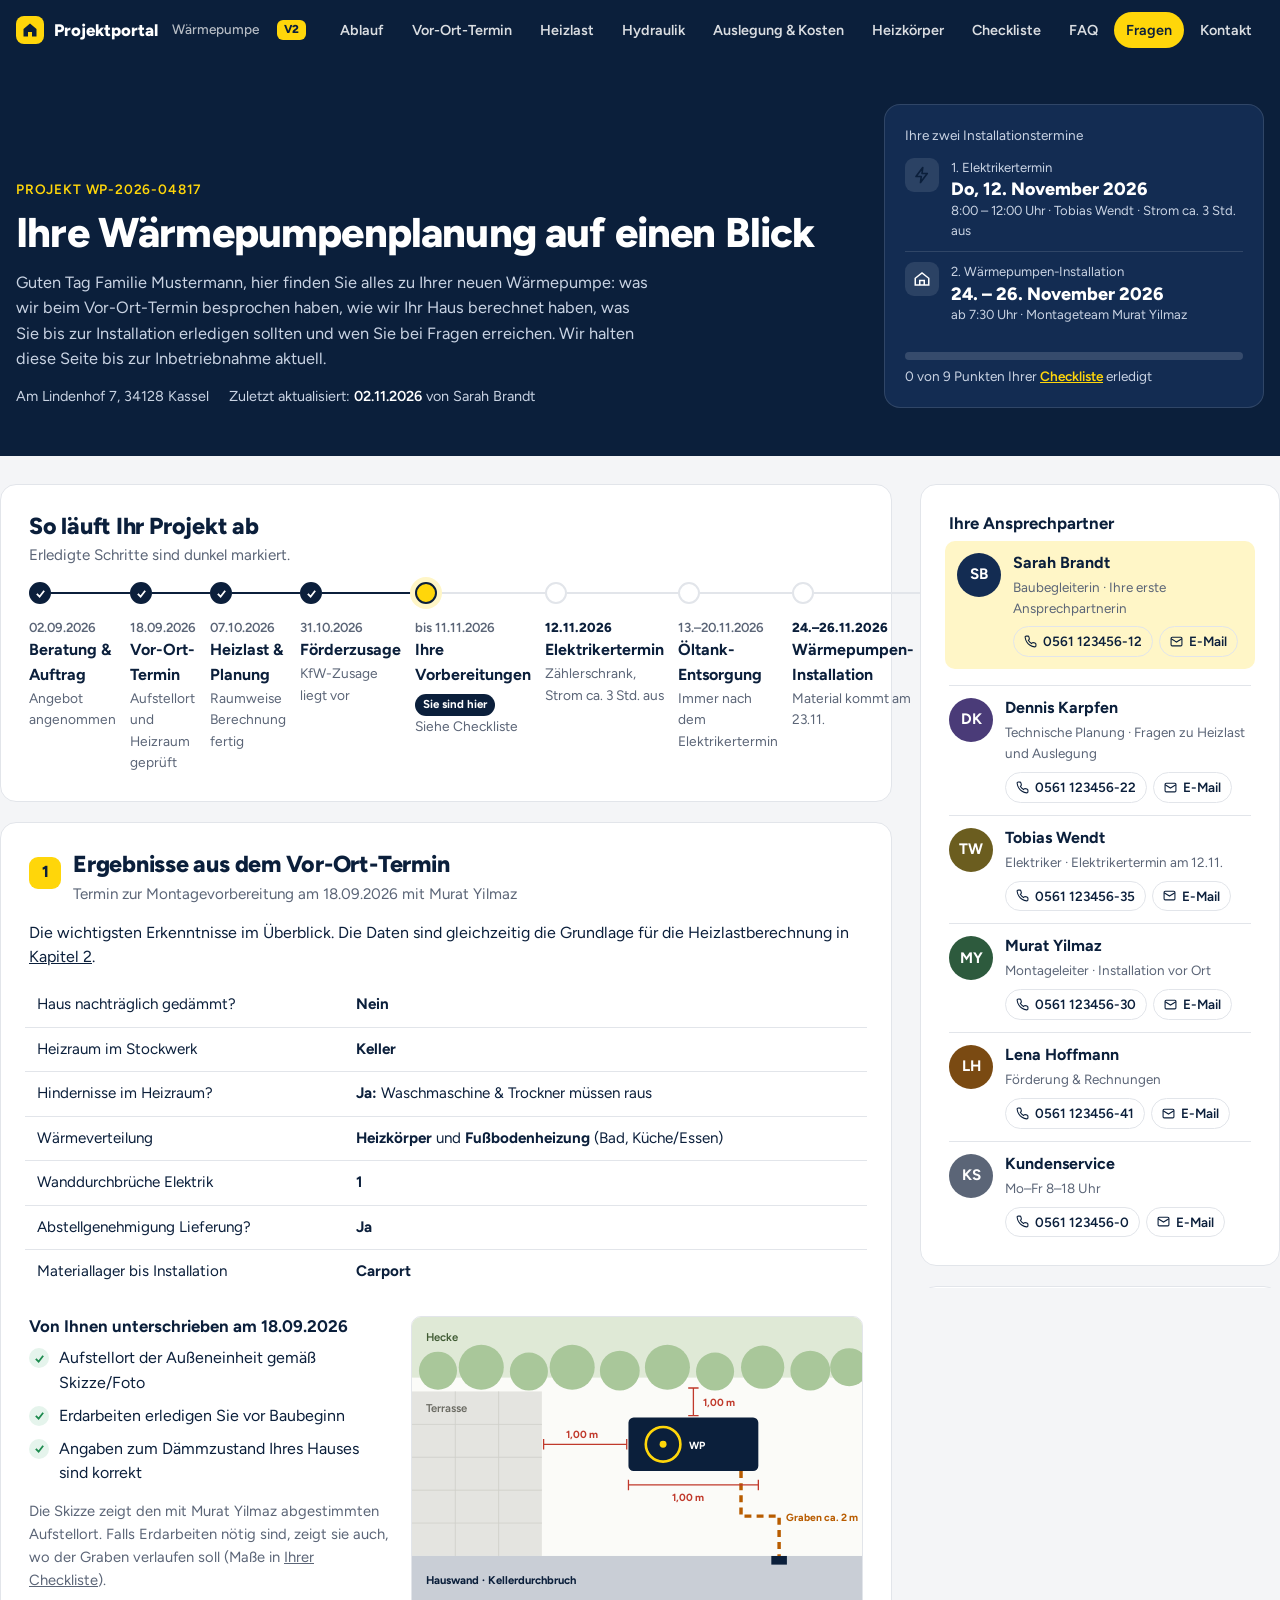
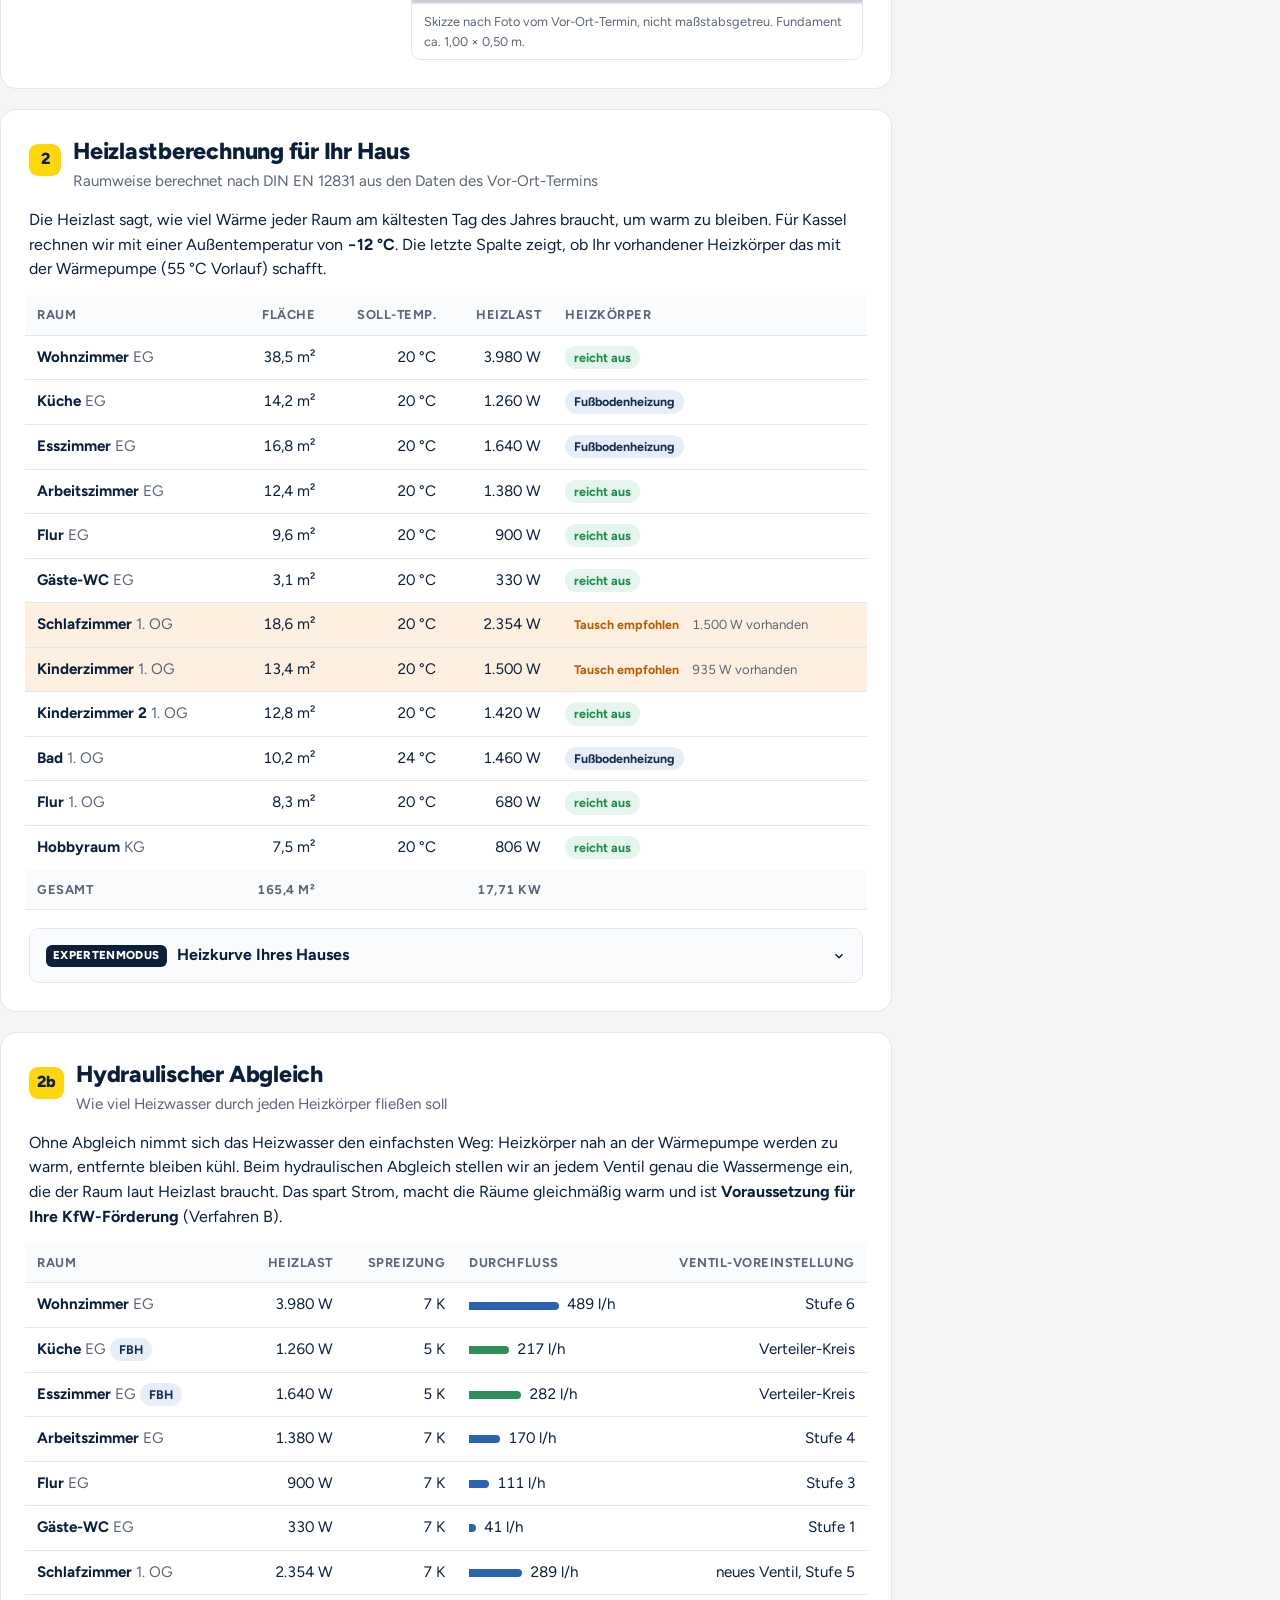
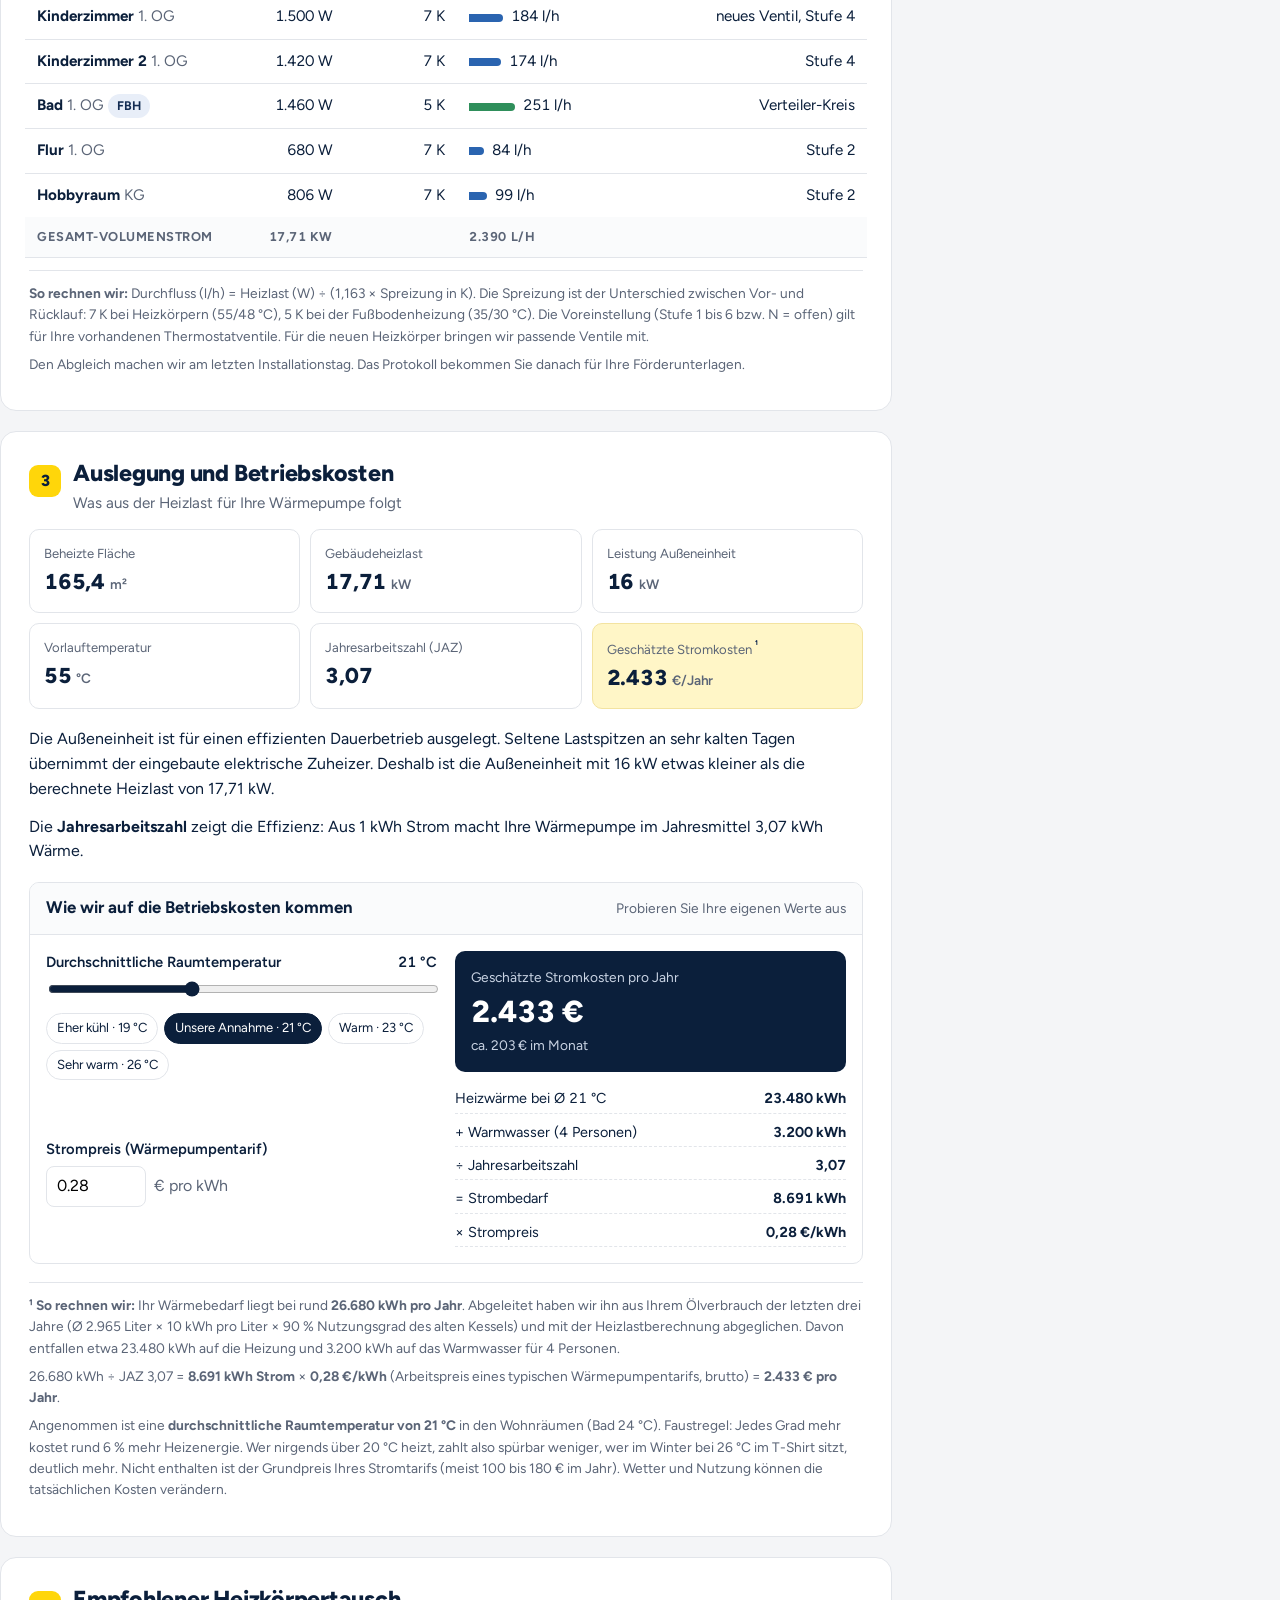
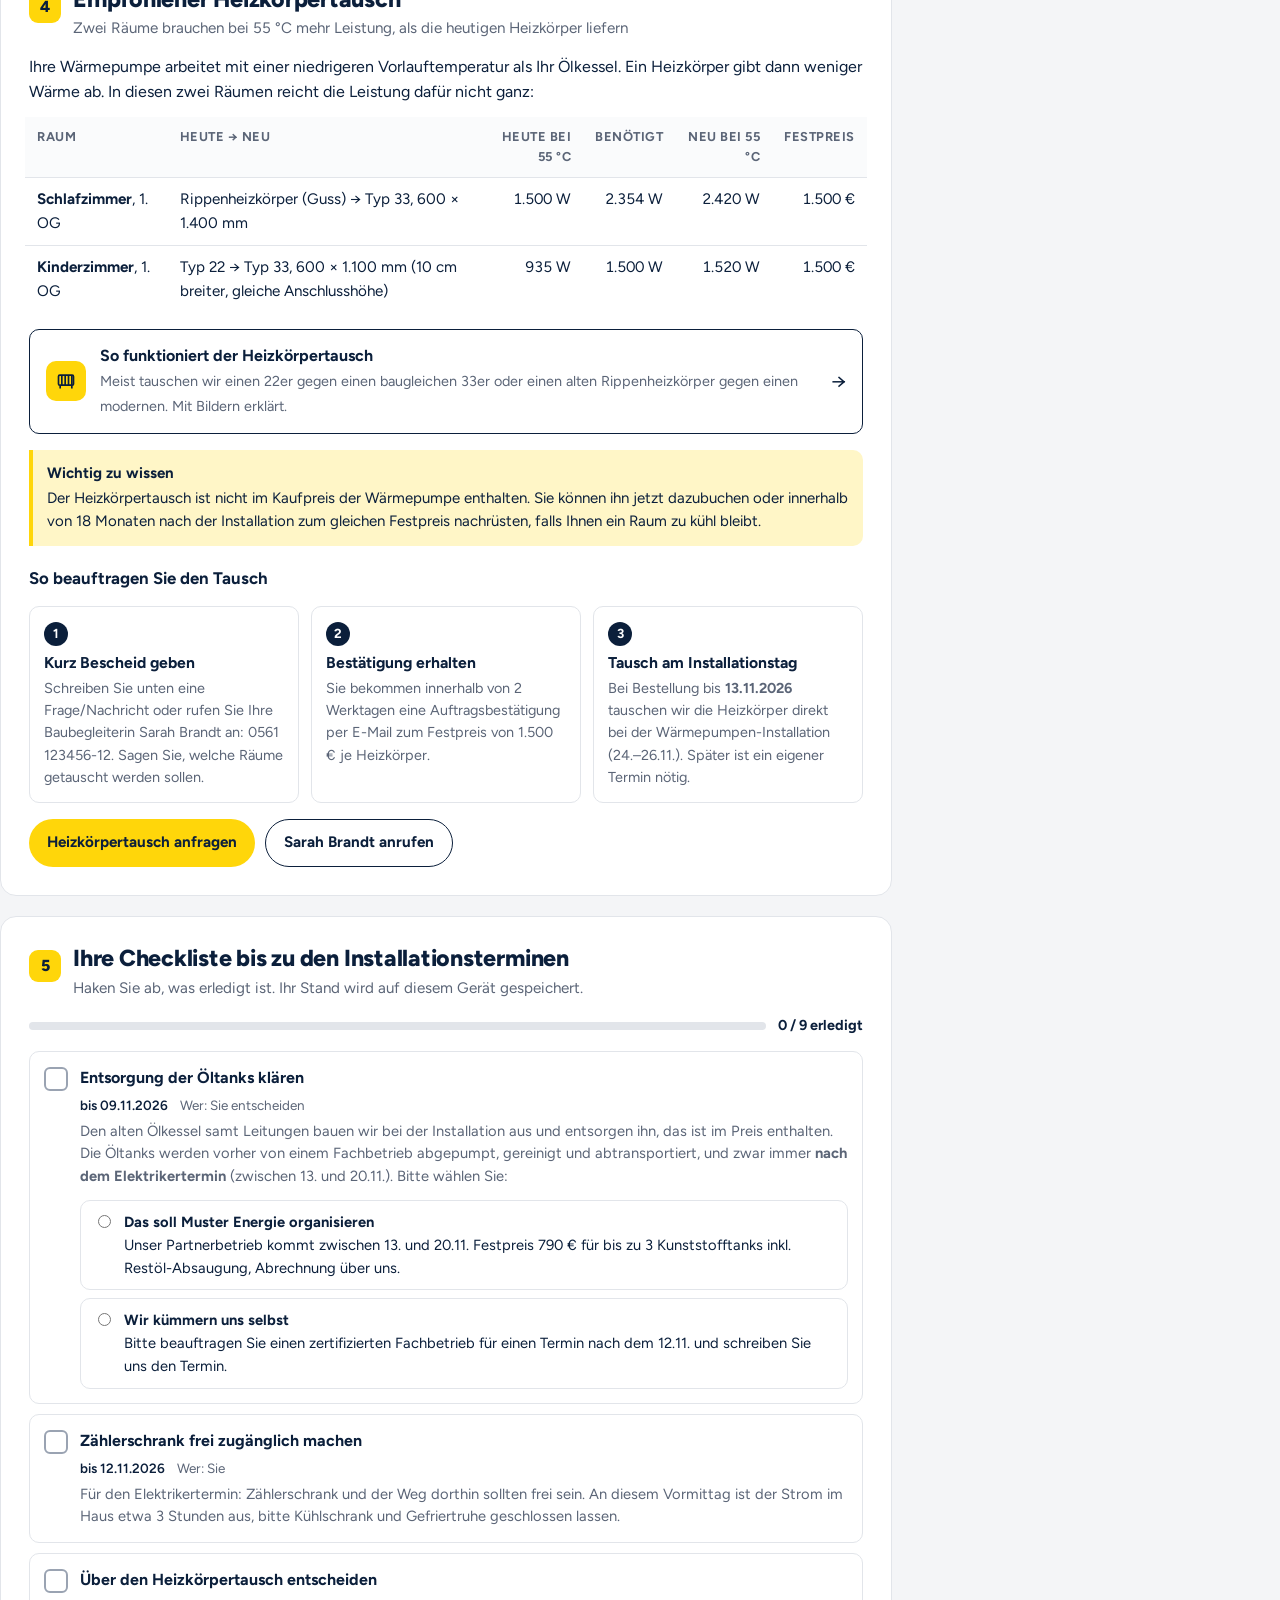
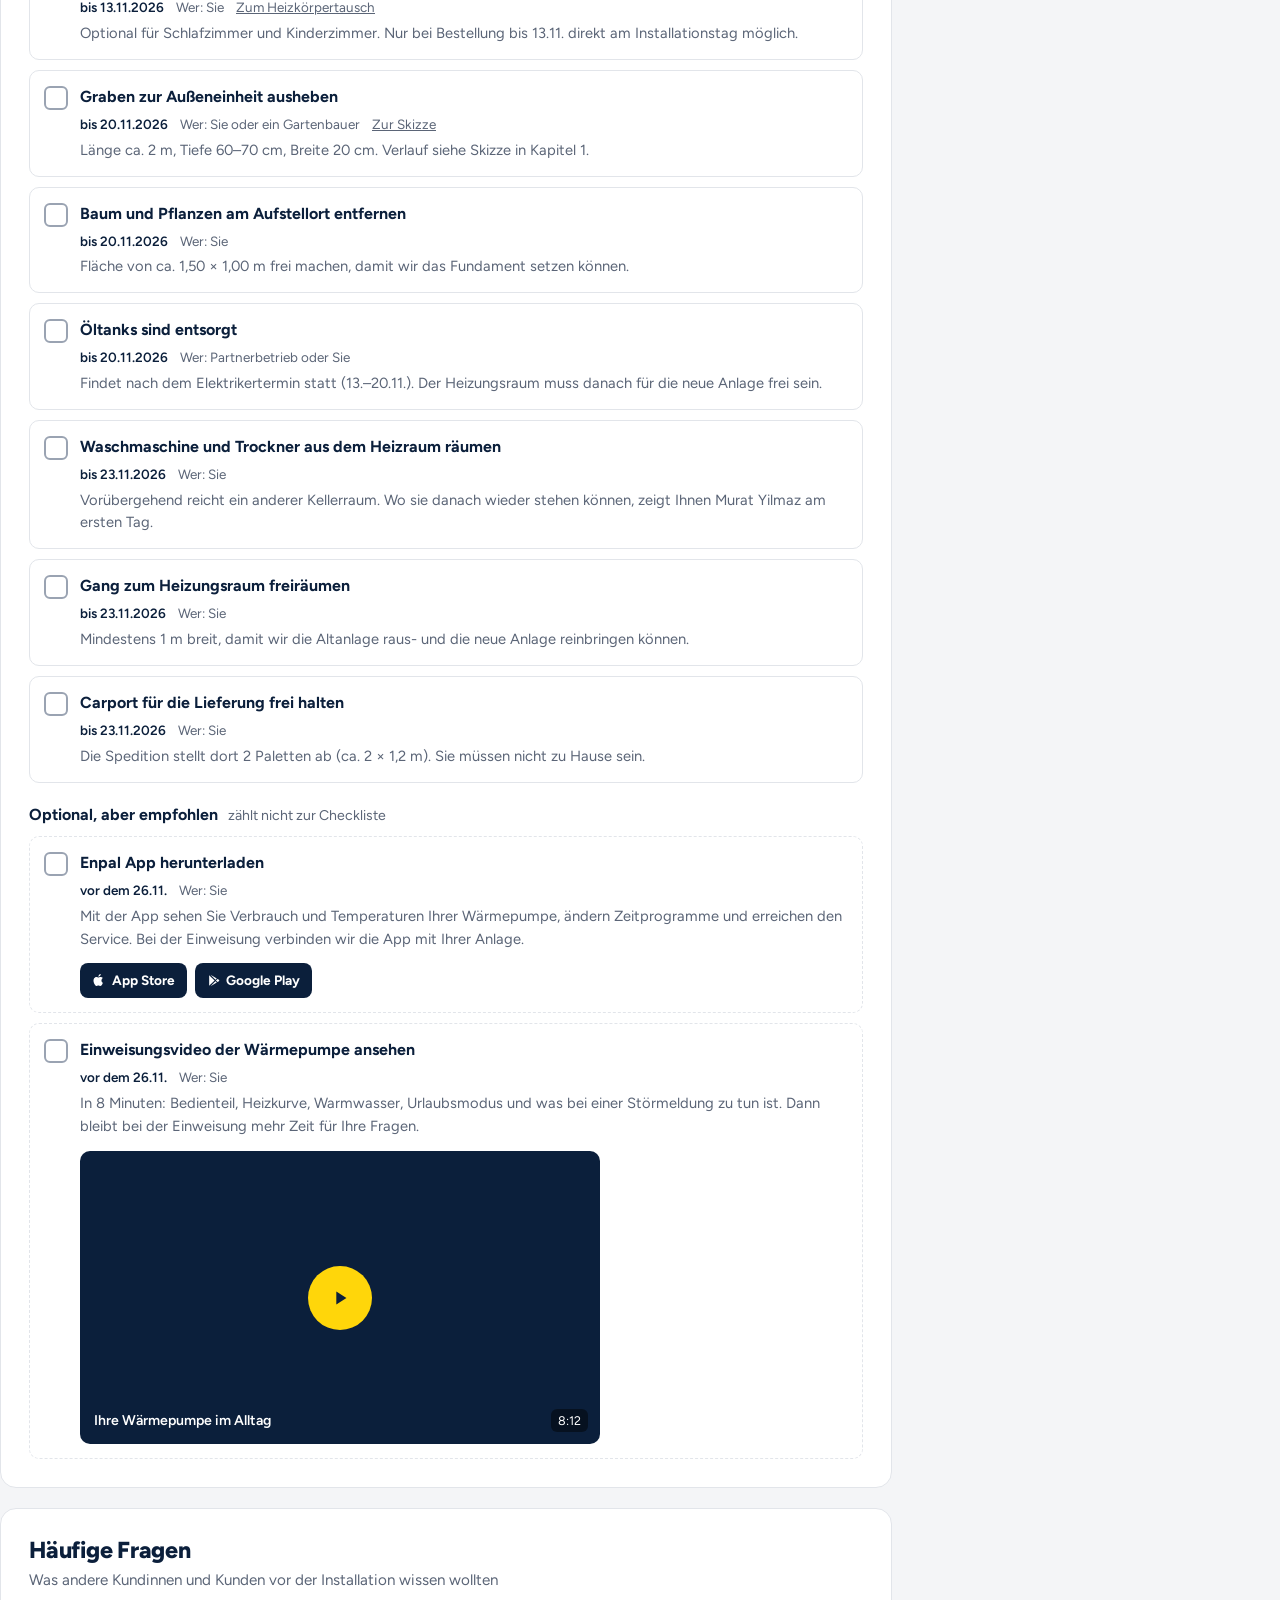
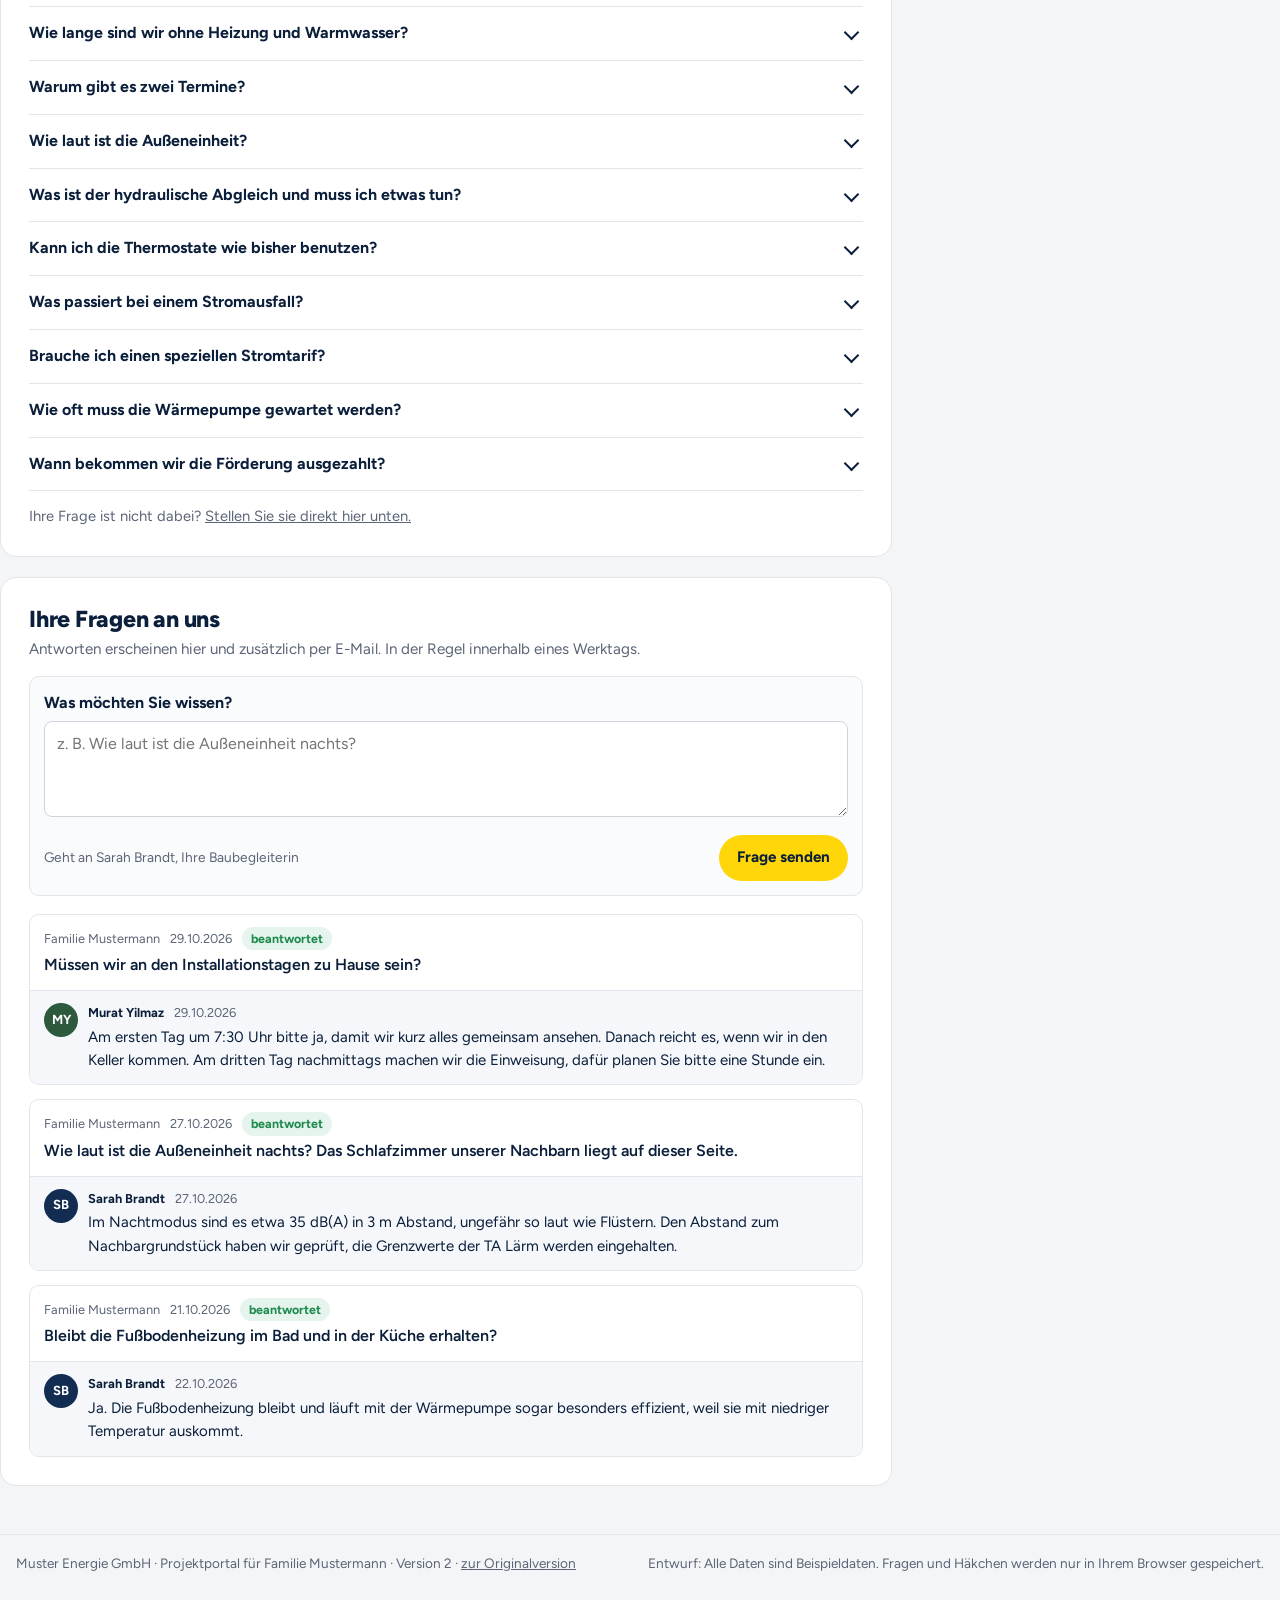
<file: v2/index.html>
<!doctype html>
<html lang="de">
<head>
<meta charset="utf-8">
<meta name="viewport" content="width=device-width, initial-scale=1">
<title>Ihre Wärmepumpenplanung · Familie Mustermann (V2)</title>
<meta name="robots" content="noindex, nofollow">
<link rel="preconnect" href="https://fonts.googleapis.com">
<link rel="preconnect" href="https://fonts.gstatic.com" crossorigin>
<link href="https://fonts.googleapis.com/css2?family=Figtree:wght@400;500;600;700;800&display=swap" rel="stylesheet">
<link rel="stylesheet" href="style.css">
</head>
<body>

<header class="topbar">
  <div class="topbar-inner">
    <a class="brand" href="#top">
      <span class="brand-mark" aria-hidden="true">
        <svg width="16" height="16" viewBox="0 0 16 16"><path d="M8 1.5 1.5 7v7.5h4.5V10h4v4.5h4.5V7z" fill="#0b1f3b"/></svg>
      </span>
      Projektportal <small>Wärmepumpe</small><span class="ver">V2</span>
    </a>
    <nav class="topnav" aria-label="Abschnitte">
      <a href="#timeline">Ablauf</a>
      <a href="#termin">Vor-Ort-Termin</a>
      <a href="#heizlast">Heizlast</a>
      <a href="#abgleich">Hydraulik</a>
      <a href="#auslegung">Auslegung &amp; Kosten</a>
      <a href="#heizkoerper">Heizkörper</a>
      <a href="#checkliste">Checkliste</a>
      <a href="#faq">FAQ</a>
      <a href="#fragen">Fragen</a>
      <a href="#kontakt">Kontakt</a>
    </nav>
  </div>
</header>

<section class="hero" id="top">
  <div class="wrap hero-grid">
    <div>
      <div class="eyebrow">Projekt WP-2026-04817</div>
      <h1>Ihre Wärmepumpen&shy;planung auf einen Blick</h1>
      <p class="lead">Guten Tag Familie Mustermann, hier finden Sie alles zu Ihrer neuen Wärmepumpe: was wir beim Vor-Ort-Termin besprochen haben, wie wir Ihr Haus berechnet haben, was Sie bis zur Installation erledigen sollten und wen Sie bei Fragen erreichen. Wir halten diese Seite bis zur Inbetriebnahme aktuell.</p>
      <div class="hero-meta">
        <span>Am Lindenhof 7, 34128 Kassel</span>
        <span>Zuletzt aktualisiert: <b>02.11.2026</b> von Sarah Brandt</span>
      </div>
    </div>
    <aside class="next-card" aria-label="Ihre zwei Installationstermine">
      <div class="label" style="margin-bottom:8px">Ihre zwei Installationstermine</div>
      <div class="date-row next" id="dateElec"><span class="date-ic"><svg width="18" height="18" viewBox="0 0 24 24" fill="none" stroke="#0b1f3b" stroke-width="2.2" stroke-linejoin="round"><path d="M13 2 4 14h7l-1 8 9-12h-7z"/></svg></span><div><div class="t">1. Elektrikertermin</div><div class="d">Do, 12. November 2026</div><div class="s">8:00 – 12:00 Uhr · Tobias Wendt · Strom ca. 3 Std. aus</div></div></div>
      <div class="date-row" id="dateWp"><span class="date-ic"><svg width="18" height="18" viewBox="0 0 24 24" fill="none" stroke="#fff" stroke-width="2"><path d="M3 11 12 4l9 7v9H3z"/><path d="M9 20v-6h6v6"/></svg></span><div><div class="t">2. Wärmepumpen-Installation</div><div class="d">24. – 26. November 2026</div><div class="s">ab 7:30 Uhr · Montageteam Murat Yilmaz</div></div></div>
      <span class="days" id="countdown">in 10 Tagen</span>
      <div class="progress" aria-hidden="true"><span id="heroBar" style="width:0%"></span></div>
      <div class="small"><span id="heroCount">0 von 0</span> Punkten Ihrer <a class="inline" href="#checkliste">Checkliste</a> erledigt</div>
    </aside>
  </div>
</section>

<div class="wrap layout">
  <main class="main">

    <!-- Ablauf -->
    <section class="card" id="timeline">
      <div class="sec-head"><div><h2>So läuft Ihr Projekt ab</h2><p>Erledigte Schritte sind dunkel markiert.</p></div></div>
      <ol class="tl h" id="tl"></ol>
    </section>

    <!-- 1 -->
    <section class="card" id="termin">
      <div class="sec-head"><span class="sec-no">1</span><div><h2>Ergebnisse aus dem Vor-Ort-Termin</h2><p>Termin zur Montagevorbereitung am 18.09.2026 mit Murat Yilmaz</p></div></div>
      <p>Die wichtigsten Erkenntnisse im Überblick. Die Daten sind gleichzeitig die Grundlage für die Heizlastberechnung in <a href="#heizlast">Kapitel 2</a>.</p>
      <div class="tbl-wrap">
        <table>
          <tbody>
            <tr><td>Haus nachträglich gedämmt?</td><td><b>Nein</b></td></tr>
            <tr><td>Heizraum im Stockwerk</td><td><b>Keller</b></td></tr>
            <tr><td>Hindernisse im Heizraum?</td><td><b>Ja:</b> Waschmaschine &amp; Trockner müssen raus</td></tr>
            <tr><td>Wärmeverteilung</td><td><b>Heizkörper</b> und <b>Fußbodenheizung</b> (Bad, Küche/Essen)</td></tr>
            <tr><td>Wanddurchbrüche Elektrik</td><td><b>1</b></td></tr>
            <tr><td>Abstellgenehmigung Lieferung?</td><td><b>Ja</b></td></tr>
            <tr><td>Materiallager bis Installation</td><td><b>Carport</b></td></tr>
          </tbody>
        </table>
      </div>

      <div class="split">
        <div>
          <h3 style="margin-bottom:10px">Von Ihnen unterschrieben am 18.09.2026</h3>
          <ul class="signed">
            <li><span class="check-ic"><svg width="11" height="11" viewBox="0 0 12 12"><path d="M2 6.5 5 9.5 10 3" stroke="#1d8a4e" stroke-width="2" fill="none"/></svg></span>Aufstellort der Außeneinheit gemäß Skizze/Foto</li>
            <li><span class="check-ic"><svg width="11" height="11" viewBox="0 0 12 12"><path d="M2 6.5 5 9.5 10 3" stroke="#1d8a4e" stroke-width="2" fill="none"/></svg></span>Erdarbeiten erledigen Sie vor Baubeginn</li>
            <li><span class="check-ic"><svg width="11" height="11" viewBox="0 0 12 12"><path d="M2 6.5 5 9.5 10 3" stroke="#1d8a4e" stroke-width="2" fill="none"/></svg></span>Angaben zum Dämmzustand Ihres Hauses sind korrekt</li>
          </ul>
          <p class="muted" style="margin-top:14px;font-size:.92rem">Die Skizze zeigt den mit Murat Yilmaz abgestimmten Aufstellort. Falls Erdarbeiten nötig sind, zeigt sie auch, wo der Graben verlaufen soll (Maße in <a href="#checkliste">Ihrer Checkliste</a>).</p>
        </div>
        <figure class="sketch" style="margin:0">
          <svg viewBox="0 0 520 330" role="img" aria-label="Skizze des Aufstellorts: Außeneinheit 1 Meter vor der Hecke und 1 Meter neben der Terrasse, Graben 2 Meter zur Hauswand">
            <rect x="0" y="0" width="520" height="70" fill="#dfe9d6"/>
            <g fill="#a9c79a">
              <circle cx="30" cy="62" r="22"/><circle cx="80" cy="58" r="26"/><circle cx="135" cy="63" r="22"/><circle cx="185" cy="58" r="26"/><circle cx="240" cy="62" r="23"/><circle cx="295" cy="58" r="26"/><circle cx="350" cy="63" r="22"/><circle cx="405" cy="58" r="25"/><circle cx="460" cy="62" r="23"/><circle cx="505" cy="58" r="22"/>
            </g>
            <text x="16" y="28" font-size="13" fill="#3f5a33" font-family="Figtree,sans-serif" font-weight="600">Hecke</text>
            <rect x="0" y="86" width="150" height="190" fill="#e4e4e0"/>
            <g stroke="#d0d0ca" stroke-width="1">
              <path d="M0 124h150M0 162h150M0 200h150M0 238h150M50 86v190M100 86v190"/>
            </g>
            <text x="16" y="110" font-size="13" fill="#6a6a62" font-family="Figtree,sans-serif" font-weight="600">Terrasse</text>
            <rect x="0" y="276" width="520" height="54" fill="#c9ced6"/>
            <text x="16" y="308" font-size="13" fill="#0b1f3b" font-family="Figtree,sans-serif" font-weight="700">Hauswand · Kellerdurchbruch</text>
            <rect x="415" y="276" width="18" height="10" fill="#0b1f3b"/>
            <!-- Unit -->
            <rect x="250" y="116" width="150" height="62" rx="6" fill="#0b1f3b"/>
            <circle cx="290" cy="147" r="20" fill="none" stroke="#ffd60a" stroke-width="3"/>
            <circle cx="290" cy="147" r="4" fill="#ffd60a"/>
            <text x="320" y="152" font-size="12" fill="#fff" font-family="Figtree,sans-serif" font-weight="700">WP</text>
            <!-- trench -->
            <path d="M380 178 V230 H424 V276" stroke="#b85c00" stroke-width="4" fill="none" stroke-dasharray="8 6"/>
            <text x="432" y="236" font-size="12" fill="#b85c00" font-family="Figtree,sans-serif" font-weight="700">Graben ca. 2 m</text>
            <!-- dims -->
            <g stroke="#c0392b" stroke-width="1.5" fill="#c0392b" font-family="Figtree,sans-serif" font-size="12" font-weight="700">
              <path d="M325 82 V114" /><path d="M319 82h12M319 114h12"/>
              <text x="336" y="103" stroke="none">1,00 m</text>
              <path d="M152 147 H248"/><path d="M152 141v12M248 141v12"/>
              <text x="178" y="140" stroke="none">1,00 m</text>
              <path d="M250 194 H400"/><path d="M250 188v12M400 188v12"/>
              <text x="300" y="212" stroke="none">1,00 m</text>
            </g>
          </svg>
          <figcaption>Skizze nach Foto vom Vor-Ort-Termin, nicht maßstabsgetreu. Fundament ca. 1,00 × 0,50 m.</figcaption>
        </figure>
      </div>
    </section>

    <!-- 2 -->
    <section class="card" id="heizlast">
      <div class="sec-head"><span class="sec-no">2</span><div><h2>Heizlastberechnung für Ihr Haus</h2><p>Raumweise berechnet nach DIN EN 12831 aus den Daten des Vor-Ort-Termins</p></div></div>
      <p>Die Heizlast sagt, wie viel Wärme jeder Raum am kältesten Tag des Jahres braucht, um warm zu bleiben. Für Kassel rechnen wir mit einer Außentemperatur von <b>−12 °C</b>. Die letzte Spalte zeigt, ob Ihr vorhandener Heizkörper das mit der Wärmepumpe (55 °C Vorlauf) schafft.</p>
      <div class="tbl-wrap">
        <table id="roomTable">
          <thead><tr><th>Raum</th><th class="r">Fläche</th><th class="r">Soll-Temp.</th><th class="r">Heizlast</th><th>Heizkörper</th></tr></thead>
          <tbody></tbody>
          <tfoot><tr><th>Gesamt</th><th class="r num" id="sumArea"></th><th></th><th class="r num" id="sumLoad"></th><th></th></tr></tfoot>
        </table>
      </div>

      <details class="expert" id="expert">
        <summary><span class="pill">EXPERTENMODUS</span> Heizkurve Ihres Hauses <svg class="chev" width="14" height="14" viewBox="0 0 24 24" fill="none" stroke="currentColor" stroke-width="2.5"><path d="m6 9 6 6 6-6"/></svg></summary>
        <div class="expert-body">
          <p class="muted" style="font-size:.93rem">Die Heizkurve legt fest, wie warm das Heizwasser bei welcher Außentemperatur sein muss. Je kälter es draußen ist, desto höher die Vorlauftemperatur. Wir stellen sie bei der Inbetriebnahme so ein, dass jeder Raum warm wird, aber die Wärmepumpe möglichst niedrig und damit sparsam fährt. Fahren Sie mit Maus oder Finger über die Grafik.</p>
          <div class="legend" aria-hidden="true">
            <span><svg width="22" height="6"><line x1="0" y1="3" x2="22" y2="3" stroke="#2a64b0" stroke-width="2.5"/></svg>Vorlauf Heizkörper</span>
            <span><svg width="22" height="6"><line x1="0" y1="3" x2="22" y2="3" stroke="#c2410c" stroke-width="2.5" stroke-dasharray="5 3"/></svg>Rücklauf Heizkörper</span>
            <span><svg width="22" height="6"><line x1="0" y1="3" x2="22" y2="3" stroke="#2f8f5b" stroke-width="2.5" stroke-dasharray="1.5 3" stroke-linecap="round"/></svg>Vorlauf Fußbodenheizung</span>
          </div>
          <div class="chart-wrap" id="hcWrap">
            <svg id="hc" viewBox="0 0 680 340" role="img" aria-label="Heizkurve: Vorlauftemperatur Heizkörper 55 Grad bei minus 12 Grad außen, sinkt auf etwa 28 Grad bei plus 15 Grad; Fußbodenheizung 35 Grad bei minus 12 Grad."></svg>
            <div class="tip" id="hcTip"></div>
          </div>
          <dl class="params num">
            <div><dt>Normaußentemperatur Kassel</dt><dd>−12 °C</dd></div>
            <div><dt>Heizgrenze (Heizung aus darüber)</dt><dd>15 °C</dd></div>
            <div><dt>Auslegung Heizkörper (Vor-/Rücklauf)</dt><dd>55 / 48 °C</dd></div>
            <div><dt>Auslegung Fußbodenheizung</dt><dd>35 / 30 °C (Mischer)</dd></div>
            <div><dt>Steilheit / Niveau (Startwert)</dt><dd>1,1 / 0 K</dd></div>
            <div><dt>Bivalenzpunkt (ab hier hilft der Heizstab)</dt><dd>ca. −9 °C</dd></div>
            <div><dt>Ø Außentemperatur Heizperiode</dt><dd>ca. 4 °C → 41 °C Vorlauf</dd></div>
            <div><dt>Heizkörper-Exponent n</dt><dd>1,3</dd></div>
          </dl>
          <p class="muted" style="font-size:.84rem;margin:10px 0 0">Jedes Grad weniger Vorlauf verbessert die Effizienz um etwa 2,5 %. Deshalb lohnt es sich, die Kurve nach dem ersten Winter gemeinsam nachzujustieren.</p>
        </div>
      </details>
    </section>

    <!-- 2b Hydraulik -->
    <section class="card" id="abgleich">
      <div class="sec-head"><span class="sec-no" style="width:auto;padding:0 8px">2b</span><div><h2>Hydraulischer Abgleich</h2><p>Wie viel Heizwasser durch jeden Heizkörper fließen soll</p></div></div>
      <p>Ohne Abgleich nimmt sich das Heizwasser den einfachsten Weg: Heizkörper nah an der Wärmepumpe werden zu warm, entfernte bleiben kühl. Beim hydraulischen Abgleich stellen wir an jedem Ventil genau die Wassermenge ein, die der Raum laut Heizlast braucht. Das spart Strom, macht die Räume gleichmäßig warm und ist <b>Voraussetzung für Ihre KfW-Förderung</b> (Verfahren B).</p>
      <div class="tbl-wrap">
        <table id="flowTable">
          <thead><tr><th>Raum</th><th class="r">Heizlast</th><th class="r">Spreizung</th><th>Durchfluss</th><th class="r">Ventil-Voreinstellung</th></tr></thead>
          <tbody></tbody>
          <tfoot><tr><th>Gesamt-Volumenstrom</th><th class="r num" id="fSumW"></th><th></th><th class="num" id="fSum"></th><th></th></tr></tfoot>
        </table>
      </div>
      <div class="footnote" style="margin-top:12px">
        <p><b>So rechnen wir:</b> Durchfluss (l/h) = Heizlast (W) ÷ (1,163 × Spreizung in K). Die Spreizung ist der Unterschied zwischen Vor- und Rücklauf: 7 K bei Heizkörpern (55/48 °C), 5 K bei der Fußbodenheizung (35/30 °C). Die Voreinstellung (Stufe 1 bis 6 bzw. N = offen) gilt für Ihre vorhandenen Thermostatventile. Für die neuen Heizkörper bringen wir passende Ventile mit.</p>
        <p>Den Abgleich machen wir am letzten Installationstag. Das Protokoll bekommen Sie danach für Ihre Förderunterlagen.</p>
      </div>
    </section>

    <!-- 3 -->
    <section class="card" id="auslegung">
      <div class="sec-head"><span class="sec-no">3</span><div><h2>Auslegung und Betriebskosten</h2><p>Was aus der Heizlast für Ihre Wärmepumpe folgt</p></div></div>
      <div class="kpis">
        <div class="kpi"><div class="k">Beheizte Fläche</div><div class="v num">165,4 <small>m²</small></div></div>
        <div class="kpi"><div class="k">Gebäudeheizlast</div><div class="v num">17,71 <small>kW</small></div></div>
        <div class="kpi"><div class="k">Leistung Außeneinheit</div><div class="v num">16 <small>kW</small></div></div>
        <div class="kpi"><div class="k">Vorlauftemperatur</div><div class="v num">55 <small>°C</small></div></div>
        <div class="kpi"><div class="k">Jahresarbeitszahl (JAZ)</div><div class="v num">3,07</div></div>
        <div class="kpi accent"><div class="k">Geschätzte Stromkosten <sup><a href="#fn1">¹</a></sup></div><div class="v num"><span id="kpiCost">2.433</span> <small>€/Jahr</small></div></div>
      </div>
      <p>Die Außeneinheit ist für einen effizienten Dauerbetrieb ausgelegt. Seltene Lastspitzen an sehr kalten Tagen übernimmt der eingebaute elektrische Zuheizer. Deshalb ist die Außeneinheit mit 16 kW etwas kleiner als die berechnete Heizlast von 17,71 kW.</p>
      <p>Die <b>Jahresarbeitszahl</b> zeigt die Effizienz: Aus 1 kWh Strom macht Ihre Wärmepumpe im Jahresmittel 3,07 kWh Wärme.</p>

      <div class="calc" id="rechner">
        <div class="calc-head"><h3>Wie wir auf die Betriebskosten kommen</h3><span class="muted" style="font-size:.86rem">Probieren Sie Ihre eigenen Werte aus</span></div>
        <div class="calc-body">
          <div style="display:grid;gap:18px">
            <div class="field">
              <label for="temp"><span>Durchschnittliche Raumtemperatur</span><span class="num" id="tempOut">21 °C</span></label>
              <input type="range" id="temp" min="17" max="28" step="0.5" value="21">
              <div class="presets" id="presets">
                <button type="button" data-t="19">Eher kühl · 19 °C</button>
                <button type="button" data-t="21" class="on">Unsere Annahme · 21 °C</button>
                <button type="button" data-t="23">Warm · 23 °C</button>
                <button type="button" data-t="26">Sehr warm · 26 °C</button>
              </div>
            </div>
            <div class="field">
              <label for="price"><span>Strompreis (Wärmepumpentarif)</span></label>
              <div class="price-in"><input id="price" type="number" inputmode="decimal" min="0.10" max="0.80" step="0.01" value="0.28"><span class="muted">€ pro kWh</span></div>
            </div>
          </div>
          <div>
            <div class="result"><div class="small">Geschätzte Stromkosten pro Jahr</div><div class="big num" id="costOut">2.433 €</div><div class="small" id="costMonth">ca. 203 € im Monat</div></div>
            <ul class="steps num" style="margin-top:12px" id="steps"></ul>
          </div>
        </div>
      </div>
      <div class="footnote" id="fn1">
        <p><b>¹ So rechnen wir:</b> Ihr Wärmebedarf liegt bei rund <b>26.680 kWh pro Jahr</b>. Abgeleitet haben wir ihn aus Ihrem Ölverbrauch der letzten drei Jahre (Ø 2.965 Liter × 10 kWh pro Liter × 90 % Nutzungsgrad des alten Kessels) und mit der Heizlastberechnung abgeglichen. Davon entfallen etwa 23.480 kWh auf die Heizung und 3.200 kWh auf das Warmwasser für 4 Personen.</p>
        <p>26.680 kWh ÷ JAZ 3,07 = <b>8.691 kWh Strom</b> × <b>0,28 €/kWh</b> (Arbeitspreis eines typischen Wärmepumpentarifs, brutto) = <b>2.433 € pro Jahr</b>.</p>
        <p>Angenommen ist eine <b>durchschnittliche Raumtemperatur von 21 °C</b> in den Wohnräumen (Bad 24 °C). Faustregel: Jedes Grad mehr kostet rund 6 % mehr Heizenergie. Wer nirgends über 20 °C heizt, zahlt also spürbar weniger, wer im Winter bei 26 °C im T-Shirt sitzt, deutlich mehr. Nicht enthalten ist der Grundpreis Ihres Stromtarifs (meist 100 bis 180 € im Jahr). Wetter und Nutzung können die tatsächlichen Kosten verändern.</p>
      </div>
    </section>

    <!-- 4 -->
    <section class="card" id="heizkoerper">
      <div class="sec-head"><span class="sec-no">4</span><div><h2>Empfohlener Heizkörpertausch</h2><p>Zwei Räume brauchen bei 55 °C mehr Leistung, als die heutigen Heizkörper liefern</p></div></div>
      <p>Ihre Wärmepumpe arbeitet mit einer niedrigeren Vorlauftemperatur als Ihr Ölkessel. Ein Heizkörper gibt dann weniger Wärme ab. In diesen zwei Räumen reicht die Leistung dafür nicht ganz:</p>
      <div class="tbl-wrap">
        <table id="radTable">
          <thead><tr><th>Raum</th><th>Heute → Neu</th><th class="r">Heute bei 55 °C</th><th class="r">Benötigt</th><th class="r">Neu bei 55 °C</th><th class="r">Festpreis</th></tr></thead>
          <tbody>
            <tr><td><b>Schlafzimmer</b>, 1. OG</td><td data-l="Tausch">Rippenheizkörper (Guss) → Typ 33, 600 × 1.400 mm</td><td class="r num" data-l="Heute bei 55 °C">1.500 W</td><td class="r num" data-l="Benötigt">2.354 W</td><td class="r num" data-l="Neu bei 55 °C">2.420 W</td><td class="r num" data-l="Festpreis">1.500 €</td></tr>
            <tr><td><b>Kinderzimmer</b>, 1. OG</td><td data-l="Tausch">Typ 22 → Typ 33, 600 × 1.100 mm (10 cm breiter, gleiche Anschlusshöhe)</td><td class="r num" data-l="Heute bei 55 °C">935 W</td><td class="r num" data-l="Benötigt">1.500 W</td><td class="r num" data-l="Neu bei 55 °C">1.520 W</td><td class="r num" data-l="Festpreis">1.500 €</td></tr>
          </tbody>
        </table>
      </div>
      <a class="explain-link" href="heizkoerpertausch.html">
        <span class="ic"><svg width="20" height="20" viewBox="0 0 24 24" fill="none" stroke="#0b1f3b" stroke-width="2"><rect x="3" y="5" width="18" height="12" rx="1.5"/><path d="M7 5v12M11 5v12M15 5v12M19 5v12M5 21v-4M19 21v-4"/></svg></span>
        <span><b>So funktioniert der Heizkörpertausch</b><span class="muted">Meist tauschen wir einen 22er gegen einen baugleichen 33er oder einen alten Rippenheizkörper gegen einen modernen. Mit Bildern erklärt.</span></span>
        <span class="arr" aria-hidden="true">→</span>
      </a>
      <div class="note"><b>Wichtig zu wissen</b>Der Heizkörpertausch ist nicht im Kaufpreis der Wärmepumpe enthalten. Sie können ihn jetzt dazubuchen oder innerhalb von 18 Monaten nach der Installation zum gleichen Festpreis nachrüsten, falls Ihnen ein Raum zu kühl bleibt.</div>

      <h3 style="margin-top:22px">So beauftragen Sie den Tausch</h3>
      <div class="howto">
        <div><h3>Kurz Bescheid geben</h3><p>Schreiben Sie unten eine Frage/Nachricht oder rufen Sie Ihre Baubegleiterin Sarah Brandt an: 0561 123456-12. Sagen Sie, welche Räume getauscht werden sollen.</p></div>
        <div><h3>Bestätigung erhalten</h3><p>Sie bekommen innerhalb von 2 Werktagen eine Auftragsbestätigung per E-Mail zum Festpreis von 1.500 € je Heizkörper.</p></div>
        <div><h3>Tausch am Installationstag</h3><p>Bei Bestellung bis <b>13.11.2026</b> tauschen wir die Heizkörper direkt bei der Wärmepumpen-Installation (24.–26.11.). Später ist ein eigener Termin nötig.</p></div>
      </div>
      <div class="btn-row">
        <button class="btn primary" type="button" id="orderRad">Heizkörpertausch anfragen</button>
        <a class="btn ghost" href="tel:+4956112345612">Sarah Brandt anrufen</a>
      </div>
    </section>

    <!-- 5 -->
    <section class="card" id="checkliste">
      <div class="sec-head"><span class="sec-no">5</span><div><h2>Ihre Checkliste bis zu den Installationsterminen</h2><p>Haken Sie ab, was erledigt ist. Ihr Stand wird auf diesem Gerät gespeichert.</p></div></div>
      <div class="cl-progress"><div class="bar"><span id="clBar"></span></div><b id="clCount">0 / 0 erledigt</b></div>
      <ul class="cl" id="cl"></ul>
      <div class="cl-group"><h3>Optional, aber empfohlen</h3><span class="muted" style="font-size:.88rem">zählt nicht zur Checkliste</span></div>
      <ul class="cl" id="clOpt"></ul>
    </section>

    <!-- FAQ -->
    <section class="card" id="faq">
      <div class="sec-head"><div><h2>Häufige Fragen</h2><p>Was andere Kundinnen und Kunden vor der Installation wissen wollten</p></div></div>
      <div class="faq" id="faqList"></div>
      <p class="muted" style="font-size:.92rem;margin:14px 0 0">Ihre Frage ist nicht dabei? <a href="#fragen">Stellen Sie sie direkt hier unten.</a></p>
    </section>

    <!-- Fragen -->
    <section class="card" id="fragen">
      <div class="sec-head"><div><h2>Ihre Fragen an uns</h2><p>Antworten erscheinen hier und zusätzlich per E-Mail. In der Regel innerhalb eines Werktags.</p></div></div>
      <form class="ask" id="askForm">
        <label for="q">Was möchten Sie wissen?</label>
        <textarea id="q" placeholder="z. B. Wie laut ist die Außeneinheit nachts?" required></textarea>
        <div class="ask-foot"><span>Geht an Sarah Brandt, Ihre Baubegleiterin</span><button class="btn primary" type="submit">Frage senden</button></div>
      </form>
      <ul class="qa" id="qa"></ul>
    </section>
  </main>

  <aside class="side">
    <section class="card" id="kontakt">
      <h3>Ihre Ansprechpartner</h3>
      <div class="contacts" id="contacts"></div>
    </section>
    <section class="card">
      <h3>Neuigkeiten</h3>
      <ul class="updates" id="updates"></ul>
    </section>
    <section class="card">
      <h3>Dokumente</h3>
      <ul class="updates" style="font-size:.92rem">
        <li><a href="#" onclick="return false">Angebot &amp; Auftragsbestätigung</a> <span class="muted">· PDF</span></li>
        <li><a href="#" onclick="return false">Protokoll Vor-Ort-Termin 18.09.</a> <span class="muted">· PDF</span></li>
        <li><a href="#" onclick="return false">Förderzusage KfW</a> <span class="muted">· PDF</span></li>
        <li><a href="#" onclick="return false">Datenblatt Außeneinheit 16 kW</a> <span class="muted">· PDF</span></li>
      </ul>
    </section>
  </aside>
</div>

<footer>
  <div class="wrap">
    <span>Muster Energie GmbH · Projektportal für Familie Mustermann · Version 2 · <a href="../">zur Originalversion</a></span>
    <span>Entwurf: Alle Daten sind Beispieldaten. Fragen und Häkchen werden nur in Ihrem Browser gespeichert.</span>
  </div>
</footer>

<div class="toast" id="toast" role="status" aria-live="polite"></div>

<script>
/* ===== Projektdaten: hier pflegen ===== */
const ELEC_DATE = new Date('2026-11-12T08:00:00');
const INSTALL_DATE = new Date('2026-11-24T07:30:00');

const TIMELINE = [
  {s:'done', when:'02.09.2026', what:'Beratung & Auftrag', desc:'Angebot angenommen'},
  {s:'done', when:'18.09.2026', what:'Vor-Ort-Termin', desc:'Aufstellort und Heizraum geprüft'},
  {s:'done', when:'07.10.2026', what:'Heizlast & Planung', desc:'Raumweise Berechnung fertig'},
  {s:'done', when:'31.10.2026', what:'Förderzusage', desc:'KfW-Zusage liegt vor'},
  {s:'now',  when:'bis 11.11.2026', what:'Ihre Vorbereitungen', desc:'Siehe Checkliste'},
  {s:'next', key:1, when:'12.11.2026', what:'Elektrikertermin', desc:'Zählerschrank, Strom ca. 3 Std. aus'},
  {s:'next', when:'13.–20.11.2026', what:'Öltank-Entsorgung', desc:'Immer nach dem Elektrikertermin'},
  {s:'next', key:1, when:'24.–26.11.2026', what:'Wärmepumpen-Installation', desc:'Material kommt am 23.11.'},
  {s:'next', when:'26.11.2026', what:'Inbetriebnahme', desc:'Abgleich und Einweisung'},
]

const ROOMS = [
  // name, Stockwerk, m², °C, benötigte Heizlast W, vorhandene Leistung bei 55 °C (W) oder 'FBH'
  ['Wohnzimmer','EG',38.5,20,3980,4200],
  ['Küche','EG',14.2,20,1260,'FBH'],
  ['Esszimmer','EG',16.8,20,1640,'FBH'],
  ['Arbeitszimmer','EG',12.4,20,1380,1520],
  ['Flur','EG',9.6,20,900,980],
  ['Gäste-WC','EG',3.1,20,330,410],
  ['Schlafzimmer','1. OG',18.6,20,2354,1500],
  ['Kinderzimmer','1. OG',13.4,20,1500,935],
  ['Kinderzimmer 2','1. OG',12.8,20,1420,1480],
  ['Bad','1. OG',10.2,24,1460,'FBH'],
  ['Flur','1. OG',8.3,20,680,760],
  ['Hobbyraum','KG',7.5,20,806,880],
];

const PEOPLE = {
  sb:{name:'Sarah Brandt', role:'Baubegleiterin · Ihre erste Ansprechpartnerin', init:'SB', color:'#132c52', tel:'+49 561 123456-12', mail:'s.brandt@muster-energie.de', lead:true},
  dk:{name:'Dennis Karpfen', role:'Technische Planung · Fragen zu Heizlast und Auslegung', init:'DK', color:'#4a3b78', tel:'+49 561 123456-22', mail:'daddy.dennis@muster-energie.de'},
  tw:{name:'Tobias Wendt', role:'Elektriker · Elektrikertermin am 12.11.', init:'TW', color:'#6b5d1f', tel:'+49 561 123456-35', mail:'t.wendt@muster-energie.de'},
  my:{name:'Murat Yilmaz', role:'Montageleiter · Installation vor Ort', init:'MY', color:'#2d5a3d', tel:'+49 561 123456-30', mail:'m.yilmaz@muster-energie.de'},
  lh:{name:'Lena Hoffmann', role:'Förderung & Rechnungen', init:'LH', color:'#7a4a12', tel:'+49 561 123456-41', mail:'foerderung@muster-energie.de'},
  ks:{name:'Kundenservice', role:'Mo–Fr 8–18 Uhr', init:'KS', color:'#5b6577', tel:'+49 561 123456-0', mail:'service@muster-energie.de'},
};

const UPDATES = [
  {d:'02.11.2026', by:'Sarah Brandt', t:'Elektrikertermin steht', x:'Tobias Wendt kommt am Do, 12.11., von 8 bis 12 Uhr. Die Öltanks werden danach entsorgt.'},
  {d:'02.11.2026', by:'Sarah Brandt', t:'Ihre Planung ist fertig', x:'Heizlastberechnung und Auslegung sind jetzt hier für Sie hinterlegt.'},
  {d:'31.10.2026', by:'Lena Hoffmann', t:'Förderzusage der KfW ist da', x:'Zugesagt sind 50 % der förderfähigen Kosten. Die Auszahlung beantragen wir nach der Inbetriebnahme mit Ihnen.'},
  {d:'24.10.2026', by:'Sarah Brandt', t:'Installationstermin bestätigt', x:'24. bis 26.11.2026, Beginn jeweils 7:30 Uhr.'},
];

const CHECKLIST = [
  {id:'tank', t:'Entsorgung der Öltanks klären', due:'09.11.2026', who:'Sie entscheiden',
   d:'Den alten Ölkessel samt Leitungen bauen wir bei der Installation aus und entsorgen ihn, das ist im Preis enthalten. Die Öltanks werden vorher von einem Fachbetrieb abgepumpt, gereinigt und abtransportiert, und zwar immer <b>nach dem Elektrikertermin</b> (zwischen 13. und 20.11.). Bitte wählen Sie:',
   choice:[
     {v:'wir', b:'Das soll Muster Energie organisieren', s:'Unser Partnerbetrieb kommt zwischen 13. und 20.11. Festpreis 790 € für bis zu 3 Kunststofftanks inkl. Restöl-Absaugung, Abrechnung über uns.'},
     {v:'selbst', b:'Wir kümmern uns selbst', s:'Bitte beauftragen Sie einen zertifizierten Fachbetrieb für einen Termin nach dem 12.11. und schreiben Sie uns den Termin.'}
   ]},
  {id:'zaehler', t:'Zählerschrank frei zugänglich machen', due:'12.11.2026', who:'Sie', d:'Für den Elektrikertermin: Zählerschrank und der Weg dorthin sollten frei sein. An diesem Vormittag ist der Strom im Haus etwa 3 Stunden aus, bitte Kühlschrank und Gefriertruhe geschlossen lassen.'},
  {id:'hk', t:'Über den Heizkörpertausch entscheiden', due:'13.11.2026', who:'Sie', d:'Optional für Schlafzimmer und Kinderzimmer. Nur bei Bestellung bis 13.11. direkt am Installationstag möglich.', link:['#heizkoerper','Zum Heizkörpertausch']},
  {id:'graben', t:'Graben zur Außeneinheit ausheben', due:'20.11.2026', who:'Sie oder ein Gartenbauer', d:'Länge ca. 2 m, Tiefe 60–70 cm, Breite 20 cm. Verlauf siehe Skizze in Kapitel 1.', link:['#termin','Zur Skizze']},
  {id:'baum', t:'Baum und Pflanzen am Aufstellort entfernen', due:'20.11.2026', who:'Sie', d:'Fläche von ca. 1,50 × 1,00 m frei machen, damit wir das Fundament setzen können.'},
  {id:'oeltank', t:'Öltanks sind entsorgt', due:'20.11.2026', who:'Partnerbetrieb oder Sie', d:'Findet nach dem Elektrikertermin statt (13.–20.11.). Der Heizungsraum muss danach für die neue Anlage frei sein.'},
  {id:'wasch', t:'Waschmaschine und Trockner aus dem Heizraum räumen', due:'23.11.2026', who:'Sie', d:'Vorübergehend reicht ein anderer Kellerraum. Wo sie danach wieder stehen können, zeigt Ihnen Murat Yilmaz am ersten Tag.'},
  {id:'gang', t:'Gang zum Heizungsraum freiräumen', due:'23.11.2026', who:'Sie', d:'Mindestens 1 m breit, damit wir die Altanlage raus- und die neue Anlage reinbringen können.'},
  {id:'carport', t:'Carport für die Lieferung frei halten', due:'23.11.2026', who:'Sie', d:'Die Spedition stellt dort 2 Paletten ab (ca. 2 × 1,2 m). Sie müssen nicht zu Hause sein.'},
];

const OPTIONAL = [
  {id:'app', t:'Enpal App herunterladen', due:'vor dem 26.11.', who:'Sie', d:'Mit der App sehen Sie Verbrauch und Temperaturen Ihrer Wärmepumpe, ändern Zeitprogramme und erreichen den Service. Bei der Einweisung verbinden wir die App mit Ihrer Anlage.', stores:true},
  {id:'video', t:'Einweisungsvideo der Wärmepumpe ansehen', due:'vor dem 26.11.', who:'Sie', d:'In 8 Minuten: Bedienteil, Heizkurve, Warmwasser, Urlaubsmodus und was bei einer Störmeldung zu tun ist. Dann bleibt bei der Einweisung mehr Zeit für Ihre Fragen.', video:true},
];

const FAQ = [
  ['Wie lange sind wir ohne Heizung und Warmwasser?', 'Beim Elektrikertermin gar nicht, nur der Strom ist etwa 3 Stunden aus. Bei der Wärmepumpen-Installation ist die Heizung ab dem ersten Vormittag aus und am Abend des dritten Tages wieder an. Warmwasser gibt es in der Regel ab dem zweiten Abend wieder. Bei Frost bringen wir auf Wunsch Elektroheizer mit.'],
  ['Warum gibt es zwei Termine?', 'Zuerst bereitet unser Elektriker den Zählerschrank vor und legt die Leitung zur Außeneinheit. Erst danach können die Öltanks entsorgt und die Wärmepumpe installiert werden. So ist am Installationstag alles vorbereitet und es gibt keine Wartezeiten.'],
  ['Wie laut ist die Außeneinheit?', 'Im Nachtmodus etwa 35 dB(A) in 3 m Abstand, das ist ungefähr Flüsterlautstärke. Die Grenzwerte zum Nachbargrundstück (TA Lärm) haben wir bei der Planung geprüft.'],
  ['Was ist der hydraulische Abgleich und muss ich etwas tun?', 'Wir stellen an jedem Heizkörper ein, wie viel Heizwasser durchfließen darf, damit jeder Raum gleichmäßig warm wird. Sie müssen nichts tun. Wichtig: Ventile danach nicht verstellen, die Thermostatköpfe dürfen Sie aber ganz normal drehen. <a href="#abgleich">Ihre Werte ansehen</a>'],
  ['Kann ich die Thermostate wie bisher benutzen?', 'Ja. Am sparsamsten läuft die Wärmepumpe, wenn die Thermostate in den Wohnräumen weit offen sind (Stufe 3 bis 4) und die Wärmepumpe die Temperatur über die Heizkurve regelt. Nachts ganz herunterdrehen lohnt sich bei Wärmepumpen meist nicht.'],
  ['Was passiert bei einem Stromausfall?', 'Die Wärmepumpe geht aus und startet automatisch wieder, sobald der Strom zurück ist. Ihr Haus und der Warmwasserspeicher halten die Wärme in der Zwischenzeit mehrere Stunden.'],
  ['Brauche ich einen speziellen Stromtarif?', 'Nicht zwingend, aber ein Wärmepumpentarif ist meist 20 bis 30 % günstiger. Dafür setzt der Elektriker beim ersten Termin einen zweiten Zähler oder nutzt das Modul 1 bzw. 2 nach § 14a EnWG. Wir beraten Sie gern dazu.'],
  ['Wie oft muss die Wärmepumpe gewartet werden?', 'Wir empfehlen eine Wartung alle zwei Jahre. Anders als beim Ölkessel gibt es keinen Schornsteinfeger und keine Abgasmessung mehr.'],
  ['Wann bekommen wir die Förderung ausgezahlt?', 'Nach der Inbetriebnahme schicken wir Ihnen die Bestätigung (inkl. Protokoll zum hydraulischen Abgleich). Damit beantragen Sie die Auszahlung bei der KfW, meist ist das Geld 4 bis 8 Wochen später auf Ihrem Konto. Lena Hoffmann hilft Ihnen dabei.'],
];


const QA_SEED = [
  {id:'s1', d:'29.10.2026', q:'Müssen wir an den Installationstagen zu Hause sein?', a:{p:'my', d:'29.10.2026', x:'Am ersten Tag um 7:30 Uhr bitte ja, damit wir kurz alles gemeinsam ansehen. Danach reicht es, wenn wir in den Keller kommen. Am dritten Tag nachmittags machen wir die Einweisung, dafür planen Sie bitte eine Stunde ein.'}},
  {id:'s2', d:'27.10.2026', q:'Wie laut ist die Außeneinheit nachts? Das Schlafzimmer unserer Nachbarn liegt auf dieser Seite.', a:{p:'sb', d:'27.10.2026', x:'Im Nachtmodus sind es etwa 35 dB(A) in 3 m Abstand, ungefähr so laut wie Flüstern. Den Abstand zum Nachbargrundstück haben wir geprüft, die Grenzwerte der TA Lärm werden eingehalten.'}},
  {id:'s3', d:'21.10.2026', q:'Bleibt die Fußbodenheizung im Bad und in der Küche erhalten?', a:{p:'sb', d:'22.10.2026', x:'Ja. Die Fußbodenheizung bleibt und läuft mit der Wärmepumpe sogar besonders effizient, weil sie mit niedriger Temperatur auskommt.'}},
];

/* ===== Hilfsfunktionen ===== */
const $ = s => document.querySelector(s);
const fmt = (n, d=0) => n.toLocaleString('de-DE',{minimumFractionDigits:d, maximumFractionDigits:d});
const store = {
  get(k, fb){ try{ const v = localStorage.getItem('wpaeb2_'+k); return v ? JSON.parse(v) : fb; }catch(e){ return fb; } },
  set(k, v){ try{ localStorage.setItem('wpaeb2_'+k, JSON.stringify(v)); }catch(e){} }
};
const esc = s => String(s).replace(/[&<>"']/g, c => ({'&':'&amp;','<':'&lt;','>':'&gt;','"':'&quot;',"'":'&#39;'}[c]));
function toast(msg){ const t=$('#toast'); t.textContent=msg; t.classList.add('show'); clearTimeout(toast._t); toast._t=setTimeout(()=>t.classList.remove('show'),3200); }

/* Countdown bis zum nächsten Termin */
(function(){
  const now=new Date(), el=$('#countdown');
  const next = now < ELEC_DATE ? ['Elektrikertermin', ELEC_DATE, '#dateElec'] : now < INSTALL_DATE ? ['Installation', INSTALL_DATE, '#dateWp'] : null;
  document.querySelectorAll('.date-row').forEach(r=>r.classList.remove('next'));
  if (!next){ el.style.display='none'; return; }
  $(next[2]).classList.add('next');
  if (next[2]==='#dateWp'){ $('#dateWp .date-ic svg').setAttribute('stroke','#0b1f3b'); $('#dateElec .date-ic svg').setAttribute('stroke','#fff'); }
  const days=Math.ceil((next[1]-now)/86400000);
  el.textContent = next[0]+' '+(days>1?'in '+days+' Tagen':days===1?'morgen':'heute');
})();

/* Timeline */
(function(){
  const tl = $('#tl');
  tl.style.setProperty('--n', TIMELINE.length);
  tl.innerHTML = TIMELINE.map(i => `<li class="${i.s}${i.key?' key':''}"><span class="dot">${i.s==='done'?'<svg width="11" height="11" viewBox="0 0 12 12"><path d="M2 6.5 5 9.5 10 3" stroke="#fff" stroke-width="2" fill="none"/></svg>':''}</span><div class="when">${i.when}</div><div class="what">${i.what}</div><div class="desc">${i.desc}</div></li>`).join('');
})();

/* Räume */
(function(){
  const tb = $('#roomTable tbody');
  let area=0, load=0;
  tb.innerHTML = ROOMS.map(([n,f,a,t,need,have]) => {
    area+=a; load+=need;
    let status;
    if (have==='FBH') status = '<span class="tag info">Fußbodenheizung</span>';
    else if (have >= need) status = '<span class="tag ok">reicht aus</span>';
    else status = `<span class="tag warn">Tausch empfohlen</span> <span class="muted num" style="font-size:.82rem">${fmt(have)} W vorhanden</span>`;
    return `<tr${have!=='FBH'&&have<need?' class="hl"':''}><td><b>${n}</b> <span class="muted">${f}</span></td><td class="r num">${fmt(a,1)} m²</td><td class="r num">${t} °C</td><td class="r num">${fmt(need)} W</td><td>${status}</td></tr>`;
  }).join('');
  $('#sumArea').textContent = fmt(area,1)+' m²';
  $('#sumLoad').textContent = fmt(load/1000,2)+' kW';
})();

/* Betriebskosten-Rechner */
(function(){
  const HEAT=23480, DHW=3200, JAZ=3.07, BASE_T=21, PER_DEG=0.06;
  const temp=$('#temp'), price=$('#price');
  function calc(){
    const t=parseFloat(temp.value), p=Math.max(0, parseFloat(String(price.value).replace(',','.'))||0);
    const heat=HEAT*Math.max(0.4, 1+PER_DEG*(t-BASE_T));
    const total=heat+DHW, el=total/JAZ, cost=el*p;
    $('#tempOut').textContent = fmt(t, t%1?1:0)+' °C';
    $('#costOut').textContent = fmt(Math.round(cost))+' €';
    $('#costMonth').textContent = 'ca. '+fmt(Math.round(cost/12))+' € im Monat';
    $('#steps').innerHTML = `
      <li><span>Heizwärme bei Ø ${fmt(t, t%1?1:0)} °C</span><b>${fmt(Math.round(heat))} kWh</b></li>
      <li><span>+ Warmwasser (4 Personen)</span><b>${fmt(DHW)} kWh</b></li>
      <li><span>÷ Jahresarbeitszahl</span><b>3,07</b></li>
      <li><span>= Strombedarf</span><b>${fmt(Math.round(el))} kWh</b></li>
      <li><span>× Strompreis</span><b>${fmt(p,2)} €/kWh</b></li>`;
    document.querySelectorAll('#presets button').forEach(b => b.classList.toggle('on', parseFloat(b.dataset.t)===t));
  }
  temp.addEventListener('input', calc); price.addEventListener('input', calc);
  $('#presets').addEventListener('click', e => { const b=e.target.closest('button'); if(!b) return; temp.value=b.dataset.t; calc(); });
  calc();
})();

/* Ansprechpartner */
(function(){
  const ic = {
    tel:'<svg width="13" height="13" viewBox="0 0 24 24" fill="none" stroke="currentColor" stroke-width="2"><path d="M22 16.9v3a2 2 0 0 1-2.2 2 19.8 19.8 0 0 1-8.6-3.1 19.5 19.5 0 0 1-6-6A19.8 19.8 0 0 1 2.1 4.2 2 2 0 0 1 4.1 2h3a2 2 0 0 1 2 1.7c.1.9.4 1.8.7 2.7a2 2 0 0 1-.5 2.1L8 9.8a16 16 0 0 0 6 6l1.3-1.3a2 2 0 0 1 2.1-.4c.9.3 1.8.6 2.7.7a2 2 0 0 1 1.7 2z"/></svg>',
    mail:'<svg width="13" height="13" viewBox="0 0 24 24" fill="none" stroke="currentColor" stroke-width="2"><rect x="2" y="4" width="20" height="16" rx="2"/><path d="m22 7-10 6L2 7"/></svg>'
  };
  $('#contacts').innerHTML = Object.values(PEOPLE).map(p => `
    <div class="person${p.lead?' lead-person':''}">
      <span class="av" style="background:${p.color}">${p.init}</span>
      <div class="name">${p.name}</div>
      <div class="role">${p.role}</div>
      <div class="links">
        <a href="tel:${p.tel.replace(/[^+\d]/g,'')}">${ic.tel}${p.tel.replace('+49 ','0')}</a>
        <a href="mailto:${p.mail}?subject=Projekt%20WP-2026-04817">${ic.mail}E-Mail</a>
      </div>
    </div>`).join('');
})();

/* Neuigkeiten */
$('#updates').innerHTML = UPDATES.map(u => `<li><div class="u-meta">${u.d} · ${u.by}</div><div class="u-title">${u.t}</div><div class="u-text">${u.x}</div></li>`).join('');

/* Checkliste */
(function(){
  const state = store.get('checklist', {});
  const choice = store.get('tankChoice', null);
  const ul = $('#cl');
  ul.innerHTML = CHECKLIST.map(c => `
    <li data-id="${c.id}">
      <input type="checkbox" id="c_${c.id}" ${state[c.id]?'checked':''} aria-describedby="d_${c.id}">
      <label class="cl-title" for="c_${c.id}">${c.t}</label>
      <div class="cl-meta"><span class="due">bis ${c.due}</span><span>Wer: ${c.who}</span>${c.link?`<a href="${c.link[0]}">${c.link[1]}</a>`:''}</div>
      <div class="cl-desc" id="d_${c.id}">${c.d}</div>
      ${c.choice?`<div class="choice">${c.choice.map(o=>`<label><input type="radio" name="tank" value="${o.v}" ${choice===o.v?'checked':''}><span><b>${o.b}</b>${o.s}</span></label>`).join('')}</div>`:''}
    </li>`).join('');
  function update(){
    let done=0;
    ul.querySelectorAll('li[data-id]').forEach(li => { const on=li.querySelector('input[type=checkbox]').checked; li.classList.toggle('done', on); if(on) done++; });
    const n=CHECKLIST.length, pct=Math.round(done/n*100);
    $('#clBar').style.width=pct+'%'; $('#heroBar').style.width=pct+'%';
    $('#clCount').textContent = done+' / '+n+' erledigt';
    $('#heroCount').textContent = done+' von '+n;
  }
  ul.addEventListener('change', e => {
    if (e.target.type==='checkbox'){
      const id=e.target.closest('li').dataset.id; state[id]=e.target.checked; store.set('checklist', state); update();
    }
    if (e.target.name==='tank'){
      store.set('tankChoice', e.target.value);
      const cb=$('#c_tank'); cb.checked=true; state.tank=true; store.set('checklist', state); update();
      toast(e.target.value==='wir' ? 'Danke! Sarah Brandt meldet sich mit einem Termin für die Tankentsorgung.' : 'Danke! Bitte schicken Sie uns den Termin Ihres Fachbetriebs.');
    }
  });
  update();
})();

/* Fragen & Antworten */
(function(){
  const own = store.get('questions', []);
  function render(){
    const all = [...own.slice().reverse(), ...QA_SEED];
    $('#qa').innerHTML = all.map(i => {
      const head = `<div class="q"><div class="meta"><span>Familie Mustermann</span><span>${i.d}</span>${i.a?'<span class="tag ok">beantwortet</span>':'<span class="tag warn">offen</span>'}</div><div class="txt">${esc(i.q)}</div></div>`;
      if (i.a){ const p=PEOPLE[i.a.p]; return `<li>${head}<div class="a"><span class="av" style="background:${p.color}">${p.init}</span><div><div class="meta"><b style="color:var(--navy)">${p.name}</b><span>${i.a.d}</span></div><div class="txt">${esc(i.a.x)}</div></div></div></li>`; }
      return `<li>${head}<div class="pending">Ihre Frage ist bei Sarah Brandt angekommen. Die Antwort erscheint hier, meist innerhalb eines Werktags.</div></li>`;
    }).join('');
  }
  $('#askForm').addEventListener('submit', e => {
    e.preventDefault();
    const v = $('#q').value.trim(); if(!v) return;
    own.push({id:'u'+Date.now(), d:new Date().toLocaleDateString('de-DE',{day:'2-digit',month:'2-digit',year:'numeric'}), q:v});
    store.set('questions', own); $('#q').value=''; render();
    toast('Ihre Frage wurde gesendet.');
  });
  $('#orderRad').addEventListener('click', () => {
    const q=$('#q'); q.value='Wir möchten den Heizkörpertausch im Schlafzimmer und im Kinderzimmer (1. OG) zum Festpreis beauftragen. Bitte schicken Sie uns die Auftragsbestätigung.';
    document.getElementById('fragen').scrollIntoView({behavior:'smooth'}); setTimeout(()=>q.focus({preventScroll:true}),500);
  });
  render();
})();

/* Optionale Schritte */
(function(){
  const st = store.get('optional', {});
  const ul = $('#clOpt');
  ul.innerHTML = OPTIONAL.map(c => `
    <li class="opt" data-oid="${c.id}">
      <input type="checkbox" id="o_${c.id}" ${st[c.id]?'checked':''}>
      <label class="cl-title" for="o_${c.id}">${c.t}</label>
      <div class="cl-meta"><span class="due">${c.due}</span><span>Wer: ${c.who}</span></div>
      <div class="cl-desc">${c.d}</div>
      ${c.stores?`<div class="store-btns"><a href="https://apps.apple.com/de/search?term=enpal" target="_blank" rel="noopener"><svg width="14" height="14" viewBox="0 0 24 24" fill="#fff"><path d="M16.4 12.6c0-2.6 2.1-3.8 2.2-3.9-1.2-1.8-3.1-2-3.7-2-1.6-.2-3.1.9-3.9.9-.8 0-2-.9-3.4-.9-1.7 0-3.3 1-4.2 2.6-1.8 3.1-.5 7.7 1.3 10.2.8 1.2 1.8 2.6 3.1 2.6 1.3-.1 1.7-.8 3.3-.8 1.5 0 1.9.8 3.3.8 1.4 0 2.2-1.2 3-2.5.9-1.4 1.3-2.8 1.3-2.9-.1 0-2.6-1-2.6-3.9zM13.9 4.9c.7-.8 1.2-2 1-3.1-1 0-2.2.7-2.9 1.5-.6.7-1.2 1.9-1 3 1.1.1 2.2-.6 2.9-1.4z"/></svg>App Store</a><a href="https://play.google.com/store/search?q=enpal&c=apps" target="_blank" rel="noopener"><svg width="13" height="13" viewBox="0 0 24 24" fill="#fff"><path d="M4 2.5v19l10-9.5zM15.5 13.4l2.6 2.5-11.6 6.6zM15.5 10.6 6.5 1.5l11.6 6.6zM19.3 9.2 22 10.8c.9.6.9 1.8 0 2.4l-2.7 1.6-2.8-2.8z"/></svg>Google Play</a></div>`:''}
      ${c.video?`<button type="button" class="video" id="videoBtn"><span class="play"><svg width="22" height="22" viewBox="0 0 24 24" fill="#0b1f3b"><path d="M8 5v14l11-7z"/></svg></span><span class="cap">Ihre Wärmepumpe im Alltag</span><span class="dur">8:12</span></button>`:''}
    </li>`).join('');
  const sync = () => ul.querySelectorAll('li').forEach(li => li.classList.toggle('done', li.querySelector('input').checked));
  ul.addEventListener('change', e => { if(e.target.type!=='checkbox') return; st[e.target.closest('li').dataset.oid]=e.target.checked; store.set('optional', st); sync(); });
  $('#videoBtn').addEventListener('click', () => { toast('Im Prototyp ist noch kein Video hinterlegt.'); const cb=$('#o_video'); if(!cb.checked){ cb.checked=true; st.video=true; store.set('optional', st); sync(); } });
  sync();
})();

/* FAQ */
$('#faqList').innerHTML = FAQ.map(([q,a]) => `<details><summary>${q}</summary><div class="ans"><p>${a}</p></div></details>`).join('');

/* Hydraulischer Abgleich */
(function(){
  // Raum-Index in ROOMS, ob neu getauscht
  const NEW = {'Schlafzimmer':true, 'Kinderzimmer':true};
  const step = f => f<=60?'1':f<=100?'2':f<=160?'3':f<=250?'4':f<=350?'5':'6';
  const rows = ROOMS.map(([n,fl,a,t,need,have]) => {
    const fbh = have==='FBH', dt = fbh?5:7, flow = need/(1.163*dt);
    return {n, fl, need, fbh, dt, flow, set: fbh ? 'Verteiler-Kreis' : (NEW[n] ? 'neues Ventil, Stufe '+step(flow) : 'Stufe '+step(flow))};
  });
  const max = Math.max(...rows.map(r=>r.flow));
  $('#flowTable tbody').innerHTML = rows.map(r => `<tr><td><b>${r.n}</b> <span class="muted">${r.fl}</span>${r.fbh?' <span class="tag info">FBH</span>':''}</td><td class="r num" data-l="Heizlast">${fmt(r.need)} W</td><td class="r num" data-l="Spreizung">${r.dt} K</td><td class="num" data-l="Durchfluss"><span class="flowbar${r.fbh?' fbh':''}" style="width:${Math.max(4,Math.round(r.flow/max*90))}px"></span>${fmt(Math.round(r.flow))} l/h</td><td class="r" data-l="Voreinstellung">${r.set}</td></tr>`).join('');
  const sum = rows.reduce((x,r)=>x+r.flow,0), sumW = rows.reduce((x,r)=>x+r.need,0);
  $('#fSum').textContent = fmt(Math.round(sum))+' l/h'; $('#fSumW').textContent = fmt(sumW/1000,2)+' kW';
})();

/* Heizkurve (Expertenmodus) */
(function(){
  const svg = $('#hc'), NS='http://www.w3.org/2000/svg';
  const W=680,H=340,L=46,Rr=16,T=30,B=40, xMin=-15,xMax=20,yMin=15,yMax=60;
  const X = t => L+(t-xMin)/(xMax-xMin)*(W-L-Rr), Y = v => T+(yMax-v)/(yMax-yMin)*(H-T-B);
  const TI=20, TN=-12, HG=15;
  const load = ta => Math.max(0,(TI-ta)/(TI-TN));
  const vl  = ta => ta>HG ? null : TI + 35*Math.pow(load(ta),1/1.3);
  const rl  = ta => ta>HG ? null : vl(ta) - 7*load(ta);
  const fbh = ta => ta>HG ? null : TI + 15*Math.pow(load(ta),1/1.1);
  const el = (n,a,p=svg) => { const e=document.createElementNS(NS,n); for(const k in a) e.setAttribute(k,a[k]); p.appendChild(e); return e; };
  const txt = (x,y,str,a={}) => { const e=el('text',{x,y,'font-size':12,fill:'#5b6577','font-family':'Figtree,sans-serif',...a}); e.textContent=str; return e; };
  // grid + axes
  for(let v=20; v<=60; v+=10){ el('line',{x1:L,x2:W-Rr,y1:Y(v),y2:Y(v),stroke:'#e2e5ea','stroke-width':1}); txt(L-8,Y(v)+4,v+'°',{'text-anchor':'end'}); }
  for(let t=-15; t<=20; t+=5){ txt(X(t),H-B+18,(t>0?'+':'')+t+'°',{'text-anchor':'middle'}); }
  el('line',{x1:L,x2:W-Rr,y1:H-B,y2:H-B,stroke:'#9aa3b2','stroke-width':1});
  txt(W-Rr,H-6,'Außentemperatur',{'text-anchor':'end'}); txt(L-38,12,'Vorlauftemperatur',{'text-anchor':'start','font-size':11});
  // Heizgrenze
  el('line',{x1:X(HG),x2:X(HG),y1:T,y2:H-B,stroke:'#9aa3b2','stroke-dasharray':'3 4'});
  txt(X(HG)+5,T+12,'Heizgrenze 15 °C',{'font-size':11});
  // Normaußentemperatur
  el('line',{x1:X(TN),x2:X(TN),y1:T,y2:H-B,stroke:'#9aa3b2','stroke-dasharray':'3 4'});
  txt(X(TN)+5,T+12,'Auslegung −12 °C',{'font-size':11});
  const path = f => { let d=''; for(let t=xMin; t<=HG+0.001; t+=0.25){ const v=f(Math.max(t,xMin)); d+=(d?'L':'M')+X(t).toFixed(1)+' '+Y(v).toFixed(1); } return d; };
  el('path',{d:path(vl),fill:'none',stroke:'#2a64b0','stroke-width':2.5,'stroke-linejoin':'round'});
  el('path',{d:path(rl),fill:'none',stroke:'#c2410c','stroke-width':2.5,'stroke-dasharray':'6 4'});
  el('path',{d:path(fbh),fill:'none',stroke:'#2f8f5b','stroke-width':2.5,'stroke-dasharray':'1.5 4','stroke-linecap':'round'});
  // design point marker
  el('circle',{cx:X(TN),cy:Y(55),r:5,fill:'#2a64b0',stroke:'#fff','stroke-width':2});
  txt(X(TN)+10,Y(55)-8,'55 °C',{fill:'#0b1f3b','font-weight':700});
  // hover layer
  const cross = el('line',{y1:T,y2:H-B,stroke:'#0b1f3b','stroke-width':1,opacity:0});
  const dots = ['#2a64b0','#c2410c','#2f8f5b'].map(c=>el('circle',{r:4.5,fill:c,stroke:'#fff','stroke-width':2,opacity:0}));
  const hit = el('rect',{x:L,y:T,width:W-L-Rr,height:H-T-B,fill:'transparent'});
  const tip = $('#hcTip'), wrap = $('#hcWrap');
  function show(clientX){
    const r = svg.getBoundingClientRect(), sx = (clientX-r.left)/r.width*W;
    let t = Math.round((xMin + (sx-L)/(W-L-Rr)*(xMax-xMin))*2)/2; t=Math.min(xMax,Math.max(xMin,t));
    cross.setAttribute('x1',X(t)); cross.setAttribute('x2',X(t)); cross.setAttribute('opacity',.35);
    const vals=[vl(t),rl(t),fbh(t)];
    dots.forEach((d,i)=>{ if(vals[i]==null){ d.setAttribute('opacity',0); return; } d.setAttribute('cx',X(t)); d.setAttribute('cy',Y(vals[i])); d.setAttribute('opacity',1); });
    tip.innerHTML = `<b>Außen ${fmt(t,t%1?1:0)} °C</b>` + (vals[0]==null ? '<div class="muted">Über der Heizgrenze: Heizung aus, nur Warmwasser.</div>' :
      `<div class="row"><span><span class="sw" style="background:#2a64b0"></span>Vorlauf HK</span><b>${fmt(vals[0],1)} °C</b></div><div class="row"><span><span class="sw" style="background:#c2410c"></span>Rücklauf HK</span><b>${fmt(vals[1],1)} °C</b></div><div class="row"><span><span class="sw" style="background:#2f8f5b"></span>Vorlauf FBH</span><b>${fmt(vals[2],1)} °C</b></div><div class="muted" style="margin-top:3px">Wärmebedarf ${fmt(load(t)*100,0)} % · ${fmt(load(t)*17.71,1)} kW</div>`);
    const px = X(t)/W*r.width, wr = wrap.getBoundingClientRect().width;
    tip.style.left = Math.min(Math.max(0,px+12), wr-190)+'px'; tip.style.top='8px'; tip.style.opacity=1;
  }
  const hide = () => { tip.style.opacity=0; cross.setAttribute('opacity',0); dots.forEach(d=>d.setAttribute('opacity',0)); };
  hit.addEventListener('pointermove', e => show(e.clientX));
  hit.addEventListener('pointerdown', e => show(e.clientX));
  hit.addEventListener('pointerleave', hide);
})();

/* Aktiver Menüpunkt */
(function(){
  const links=[...document.querySelectorAll('.topnav a')];
  const map=new Map(links.map(a=>[a.getAttribute('href').slice(1),a]));
  const io=new IntersectionObserver(es=>{ es.forEach(e=>{ if(e.isIntersecting){ links.forEach(l=>l.classList.remove('active')); const a=map.get(e.target.id); if(a){ a.classList.add('active'); const nav=a.parentElement; const x=a.offsetLeft-nav.offsetLeft; if(x<nav.scrollLeft||x+a.offsetWidth>nav.scrollLeft+nav.clientWidth){ nav.scrollTo({left:Math.max(0,x-16)}); } } } }); },{rootMargin:'-45% 0px -50% 0px'});
  map.forEach((a,id)=>{ const s=document.getElementById(id); if(s) io.observe(s); });
})();
</script>
</body>
</html>
</file>
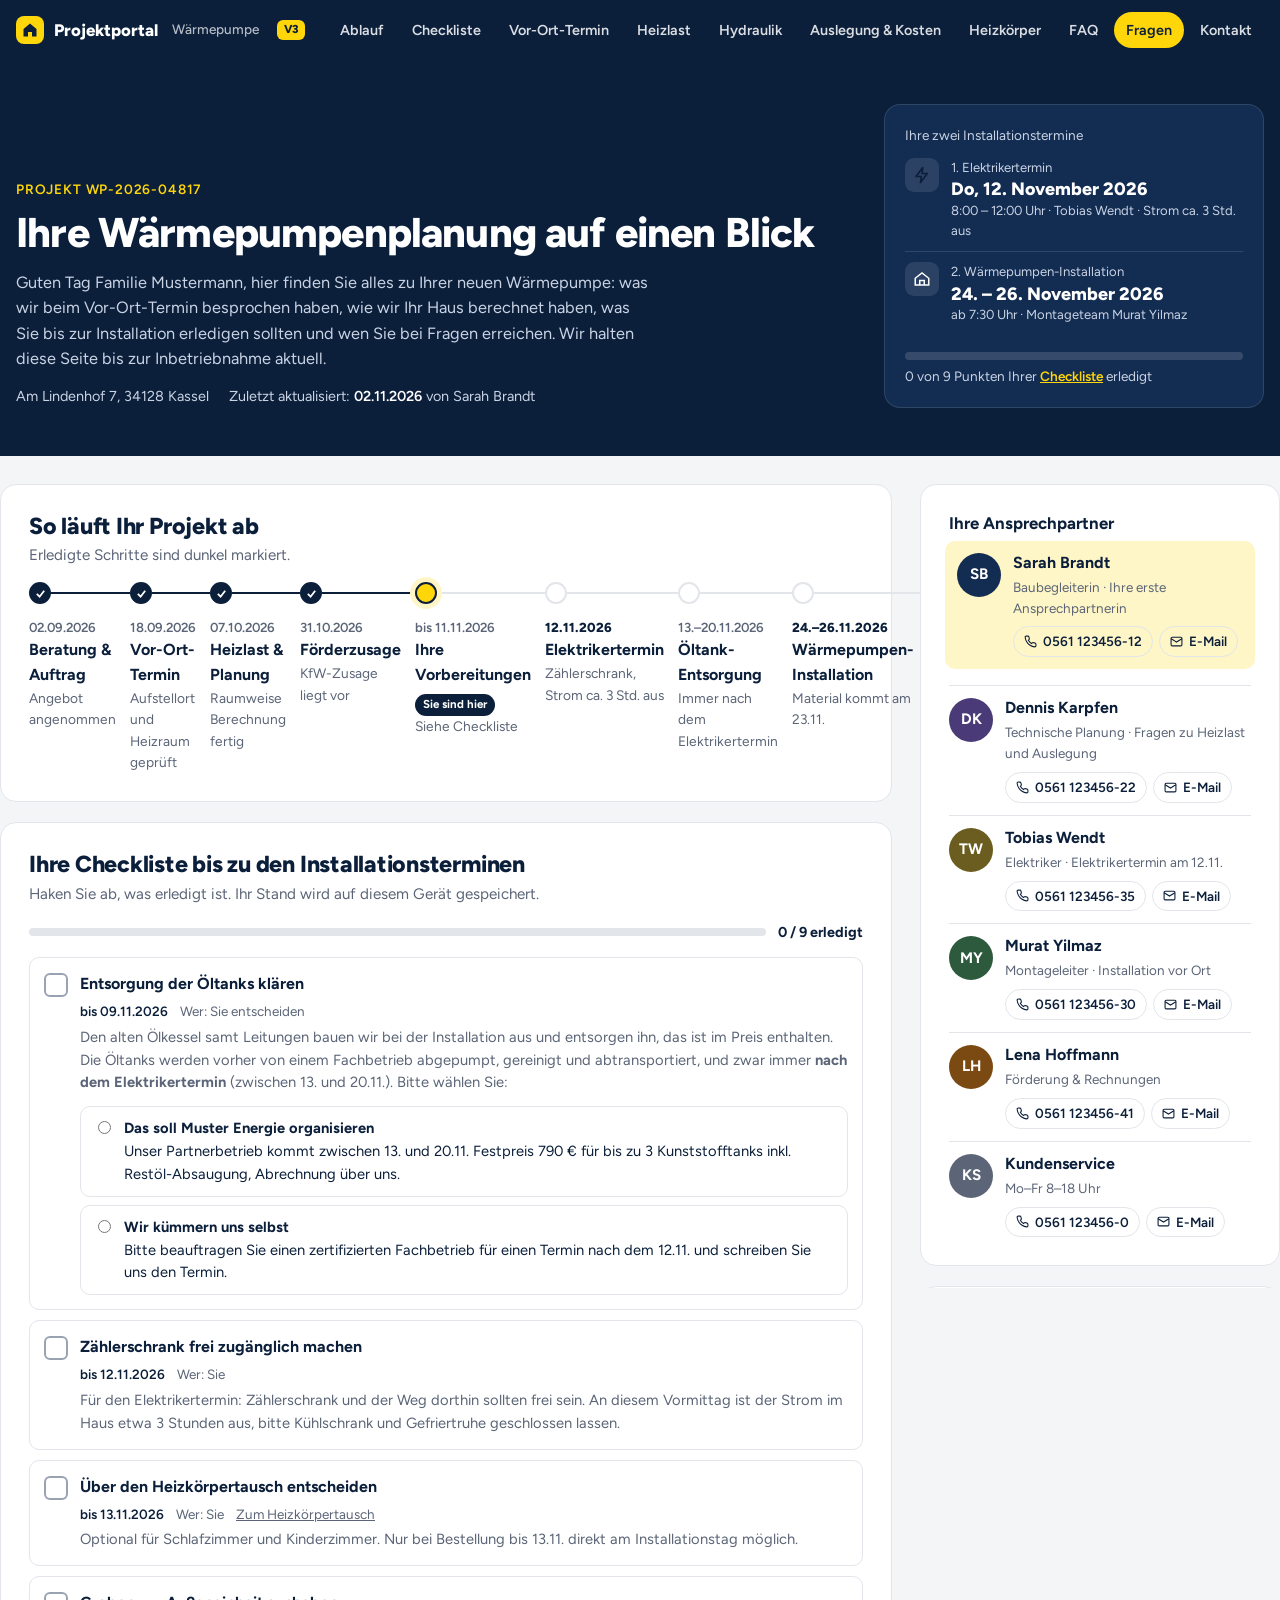
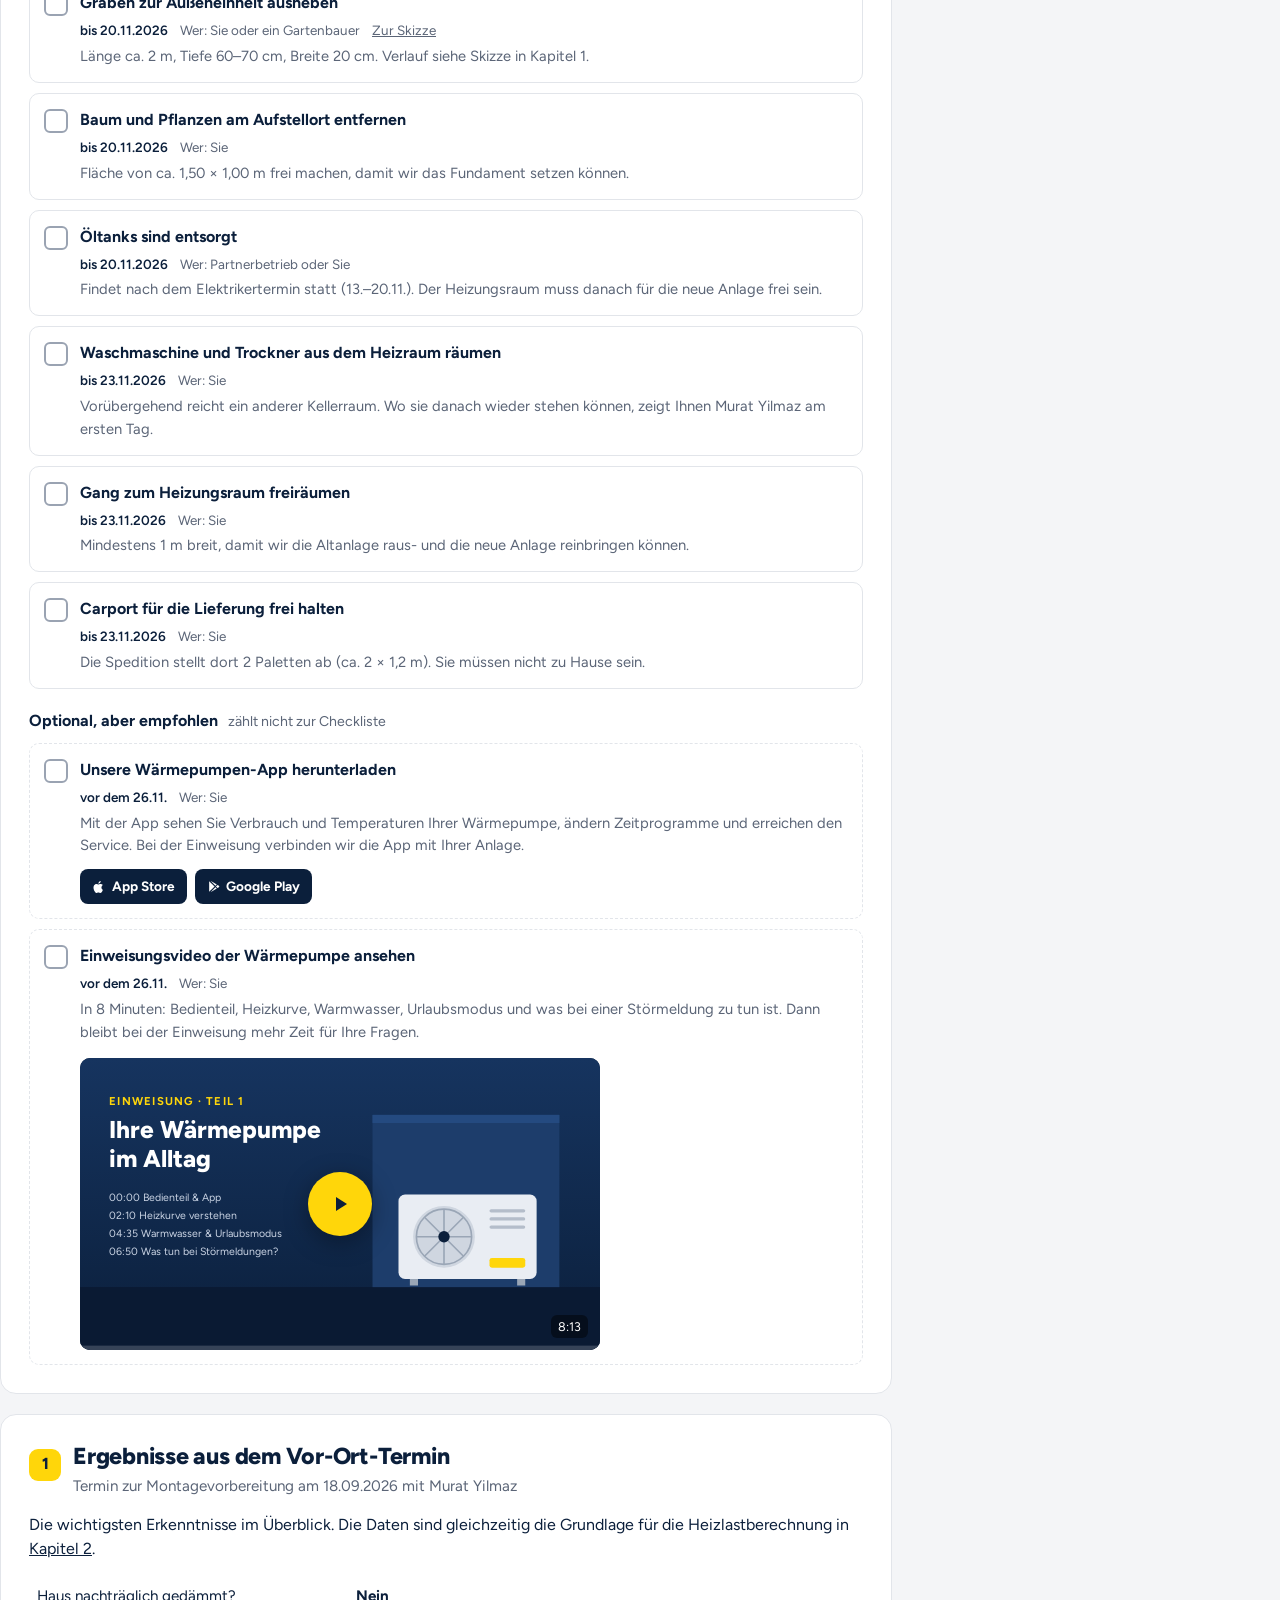
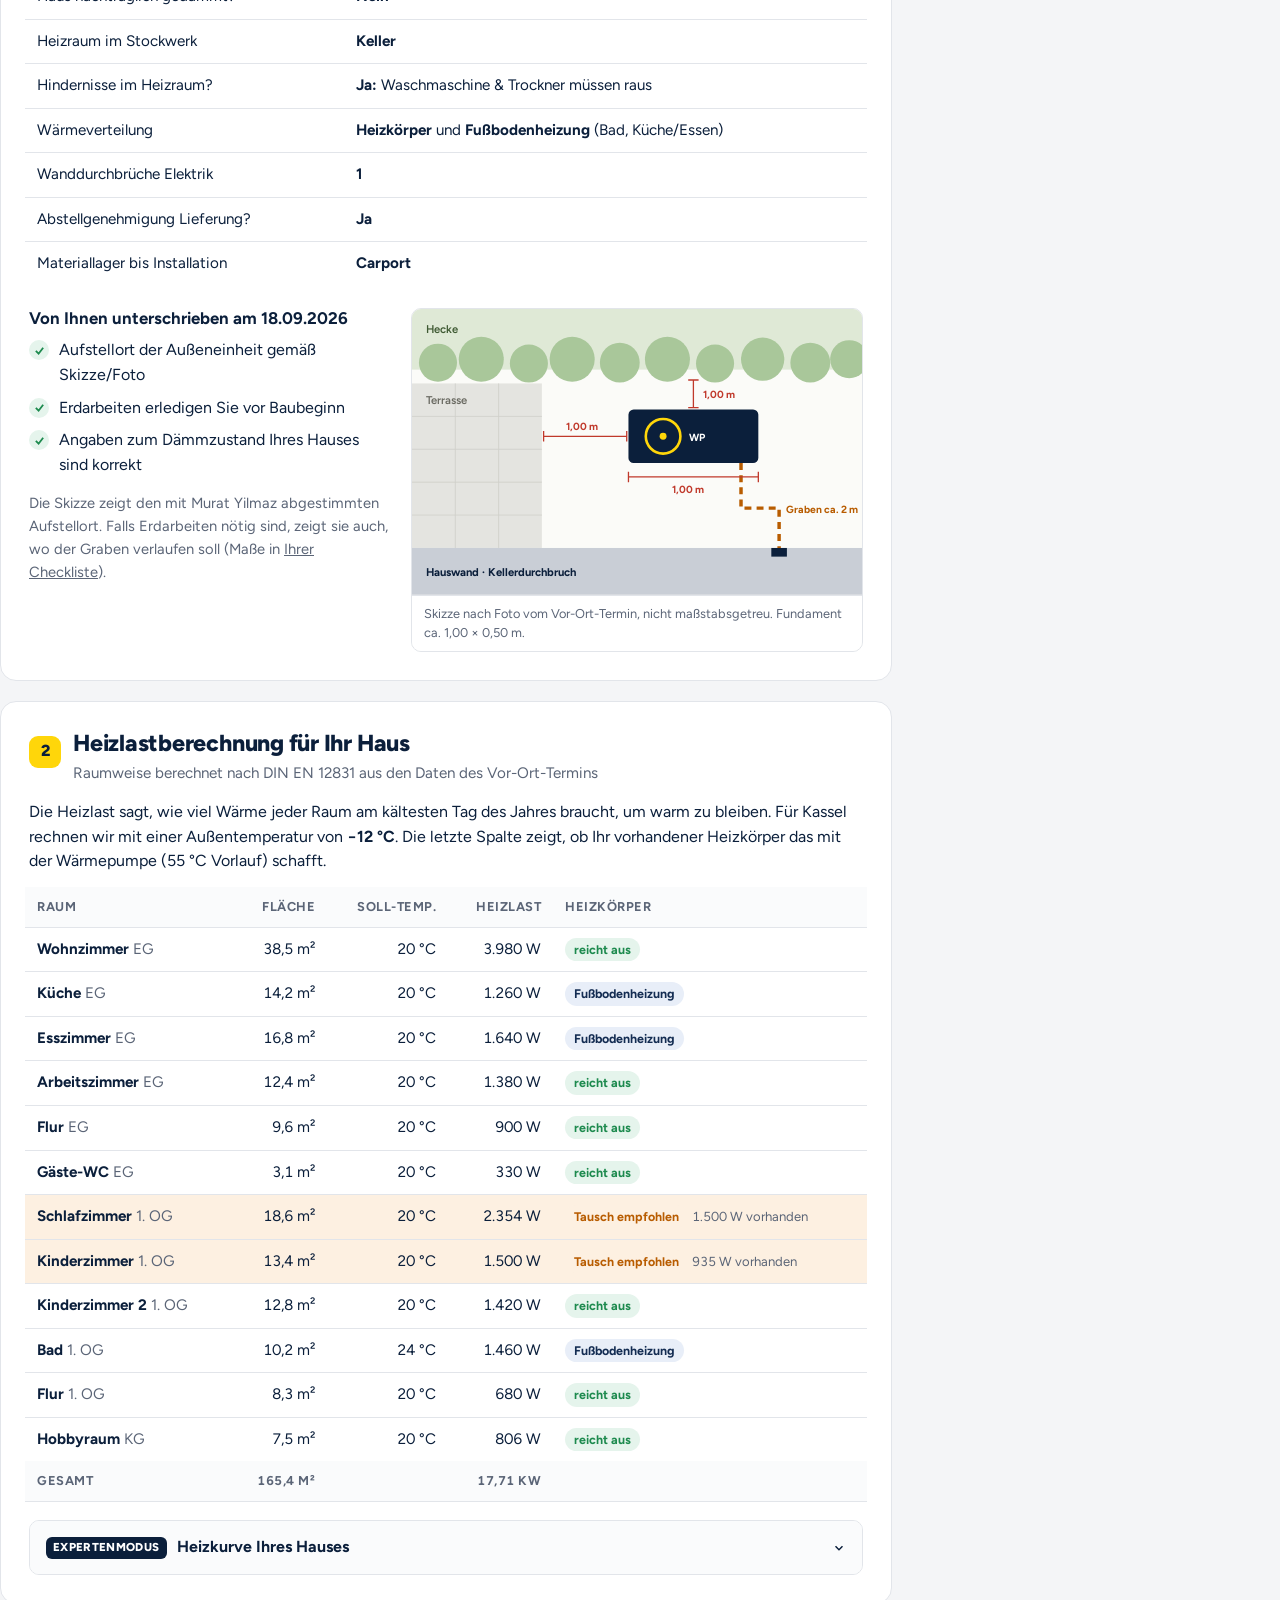
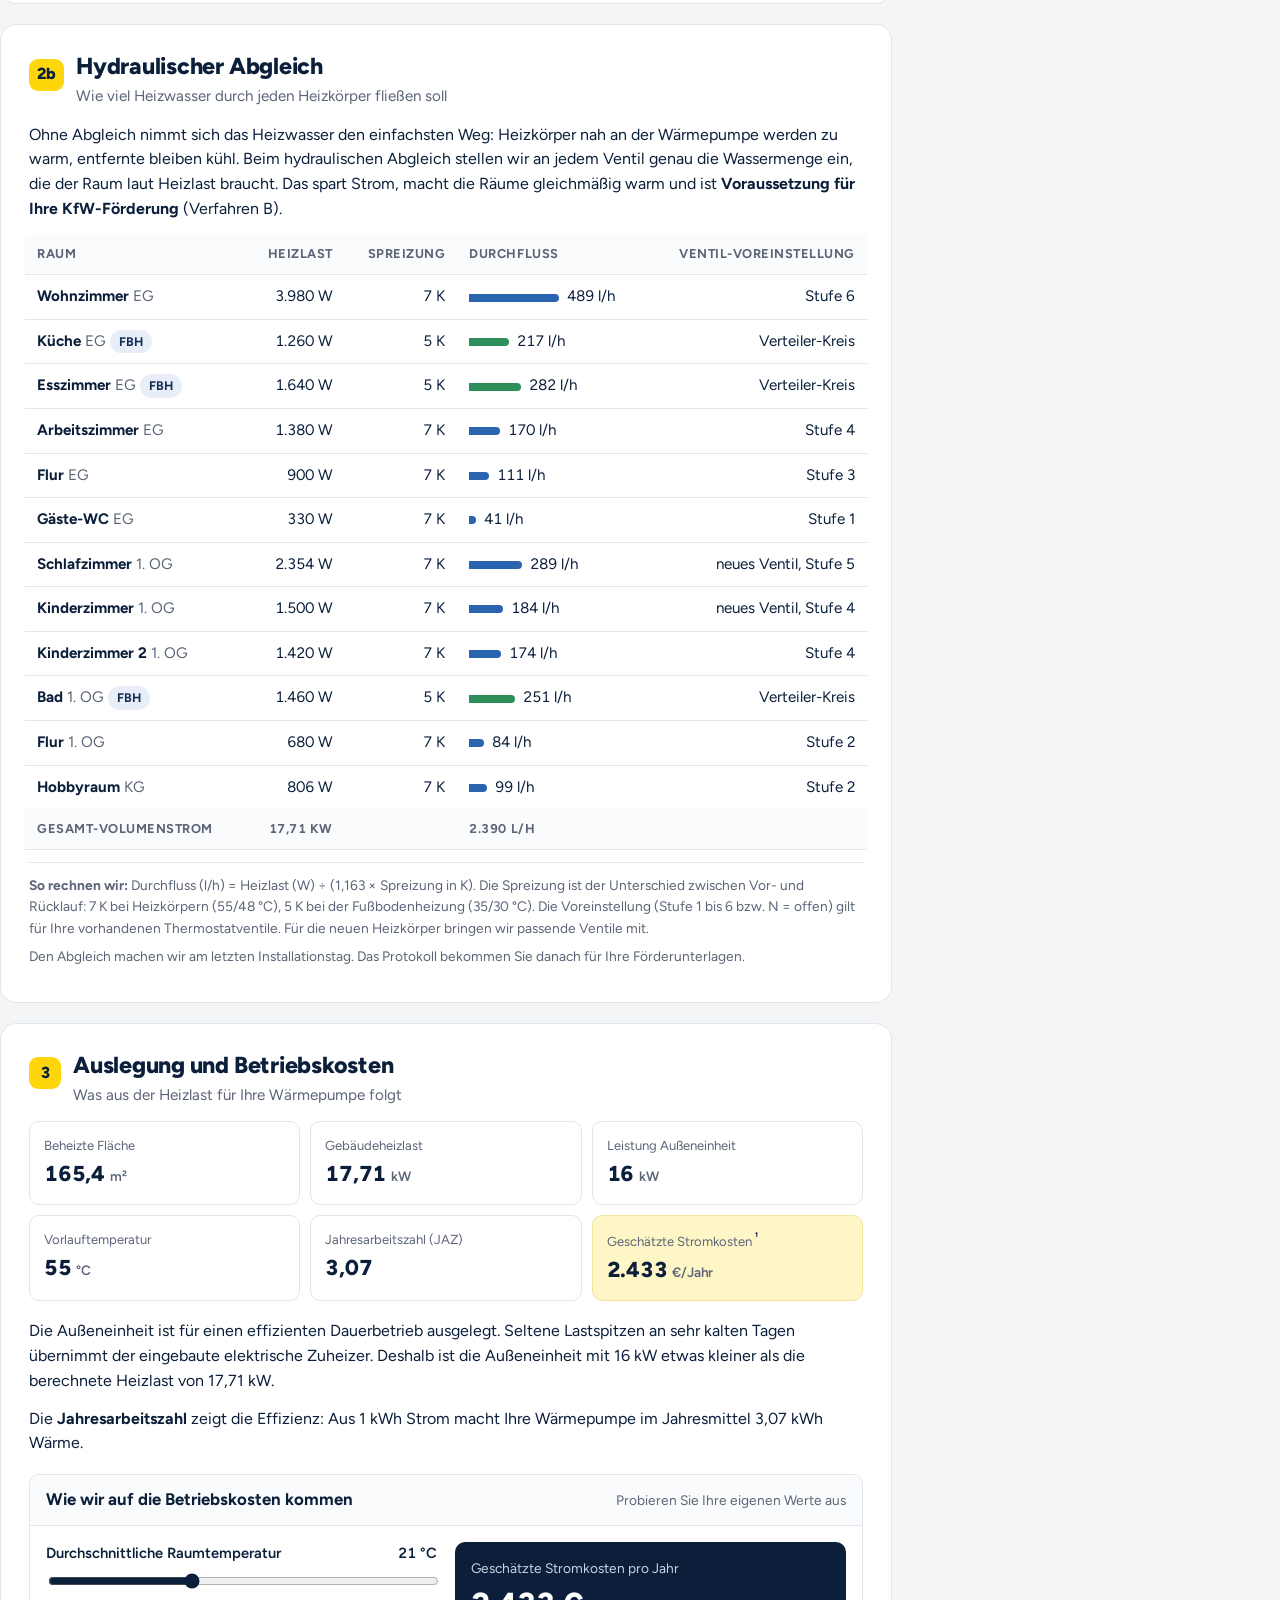
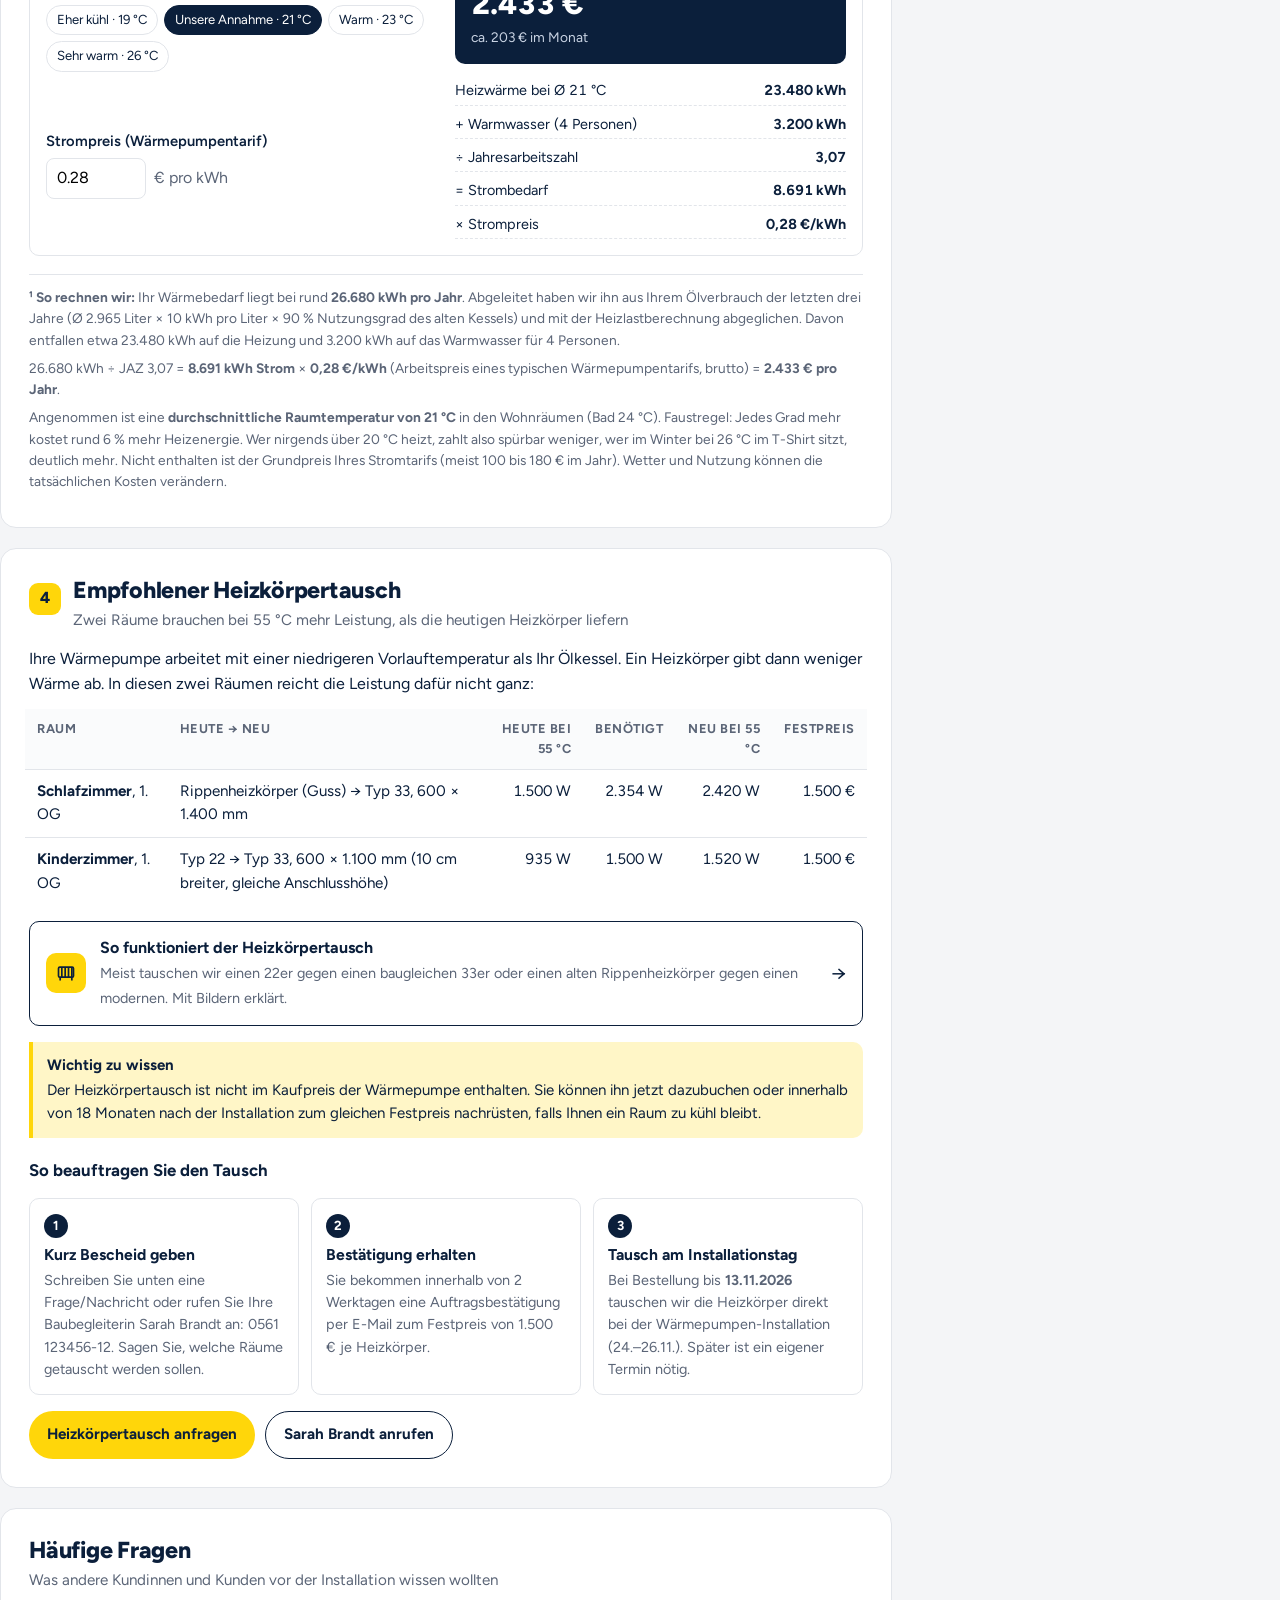
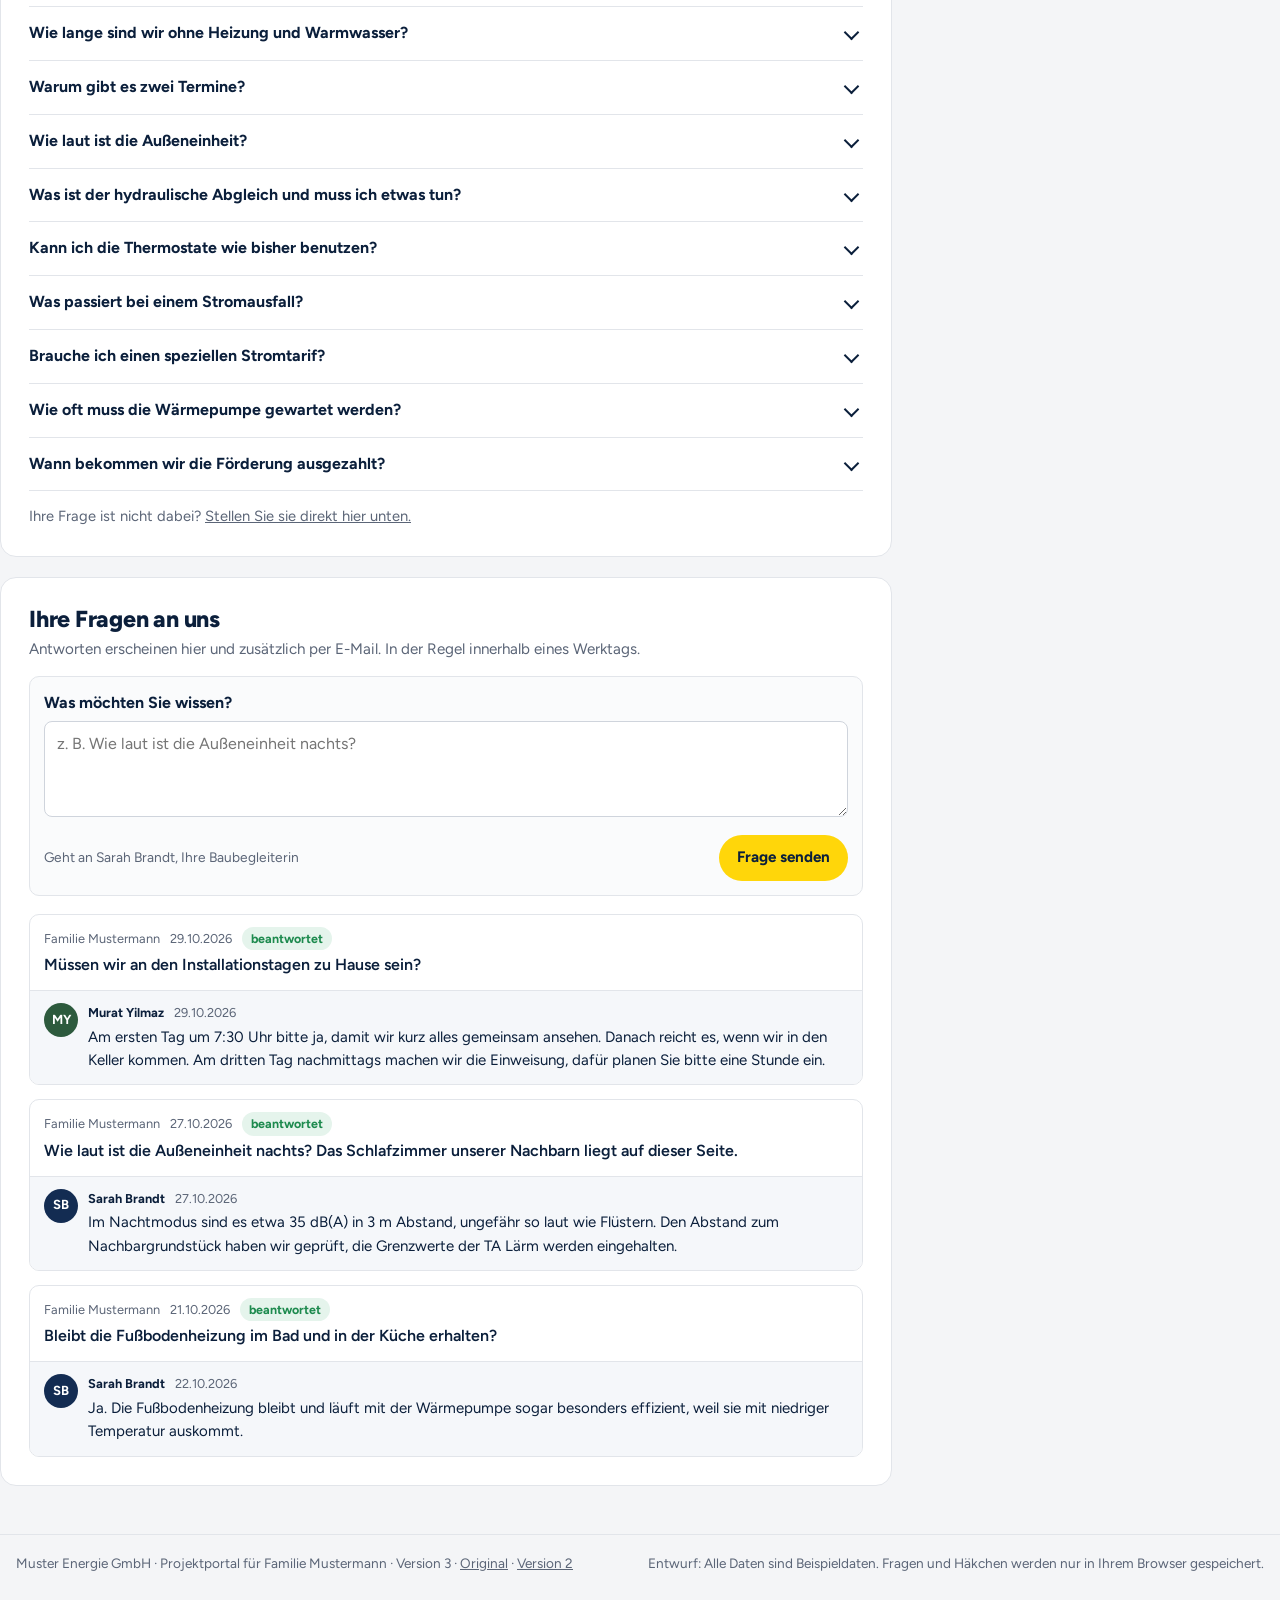
<file: v3/index.html>
<!doctype html>
<html lang="de">
<head>
<meta charset="utf-8">
<meta name="viewport" content="width=device-width, initial-scale=1">
<title>Ihre Wärmepumpenplanung · Familie Mustermann (V3)</title>
<meta name="robots" content="noindex, nofollow">
<link rel="preconnect" href="https://fonts.googleapis.com">
<link rel="preconnect" href="https://fonts.gstatic.com" crossorigin>
<link href="https://fonts.googleapis.com/css2?family=Figtree:wght@400;500;600;700;800&display=swap" rel="stylesheet">
<link rel="stylesheet" href="style.css">
</head>
<body>

<header class="topbar">
  <div class="topbar-inner">
    <a class="brand" href="#top">
      <span class="brand-mark" aria-hidden="true">
        <svg width="16" height="16" viewBox="0 0 16 16"><path d="M8 1.5 1.5 7v7.5h4.5V10h4v4.5h4.5V7z" fill="#0b1f3b"/></svg>
      </span>
      Projektportal <small>Wärmepumpe</small><span class="ver">V3</span>
    </a>
    <nav class="topnav" aria-label="Abschnitte">
      <a href="#timeline">Ablauf</a>
      <a href="#checkliste">Checkliste</a>
      <a href="#termin">Vor-Ort-Termin</a>
      <a href="#heizlast">Heizlast</a>
      <a href="#abgleich">Hydraulik</a>
      <a href="#auslegung">Auslegung &amp; Kosten</a>
      <a href="#heizkoerper">Heizkörper</a>
      <a href="#faq">FAQ</a>
      <a href="#fragen">Fragen</a>
      <a href="#kontakt">Kontakt</a>
    </nav>
  </div>
</header>

<section class="hero" id="top">
  <div class="wrap hero-grid">
    <div>
      <div class="eyebrow">Projekt WP-2026-04817</div>
      <h1>Ihre Wärmepumpen&shy;planung auf einen Blick</h1>
      <p class="lead">Guten Tag Familie Mustermann, hier finden Sie alles zu Ihrer neuen Wärmepumpe: was wir beim Vor-Ort-Termin besprochen haben, wie wir Ihr Haus berechnet haben, was Sie bis zur Installation erledigen sollten und wen Sie bei Fragen erreichen. Wir halten diese Seite bis zur Inbetriebnahme aktuell.</p>
      <div class="hero-meta">
        <span>Am Lindenhof 7, 34128 Kassel</span>
        <span>Zuletzt aktualisiert: <b>02.11.2026</b> von Sarah Brandt</span>
      </div>
    </div>
    <aside class="next-card" aria-label="Ihre zwei Installationstermine">
      <div class="label" style="margin-bottom:8px">Ihre zwei Installationstermine</div>
      <div class="date-row next" id="dateElec"><span class="date-ic"><svg width="18" height="18" viewBox="0 0 24 24" fill="none" stroke="#0b1f3b" stroke-width="2.2" stroke-linejoin="round"><path d="M13 2 4 14h7l-1 8 9-12h-7z"/></svg></span><div><div class="t">1. Elektrikertermin</div><div class="d">Do, 12. November 2026</div><div class="s">8:00 – 12:00 Uhr · Tobias Wendt · Strom ca. 3 Std. aus</div></div></div>
      <div class="date-row" id="dateWp"><span class="date-ic"><svg width="18" height="18" viewBox="0 0 24 24" fill="none" stroke="#fff" stroke-width="2"><path d="M3 11 12 4l9 7v9H3z"/><path d="M9 20v-6h6v6"/></svg></span><div><div class="t">2. Wärmepumpen-Installation</div><div class="d">24. – 26. November 2026</div><div class="s">ab 7:30 Uhr · Montageteam Murat Yilmaz</div></div></div>
      <span class="days" id="countdown">in 10 Tagen</span>
      <div class="progress" aria-hidden="true"><span id="heroBar" style="width:0%"></span></div>
      <div class="small"><span id="heroCount">0 von 0</span> Punkten Ihrer <a class="inline" href="#checkliste">Checkliste</a> erledigt</div>
    </aside>
  </div>
</section>

<div class="wrap layout">
  <main class="main">

    <!-- Ablauf -->
    <section class="card" id="timeline">
      <div class="sec-head"><div><h2>So läuft Ihr Projekt ab</h2><p>Erledigte Schritte sind dunkel markiert.</p></div></div>
      <ol class="tl h" id="tl"></ol>
    </section>

    <!-- Checkliste -->
    <section class="card" id="checkliste">
      <div class="sec-head"><div><h2>Ihre Checkliste bis zu den Installationsterminen</h2><p>Haken Sie ab, was erledigt ist. Ihr Stand wird auf diesem Gerät gespeichert.</p></div></div>
      <div class="cl-progress"><div class="bar"><span id="clBar"></span></div><b id="clCount">0 / 0 erledigt</b></div>
      <ul class="cl" id="cl"></ul>
      <div class="cl-group"><h3>Optional, aber empfohlen</h3><span class="muted" style="font-size:.88rem">zählt nicht zur Checkliste</span></div>
      <ul class="cl" id="clOpt"></ul>
    </section>

    <!-- 1 -->
    <section class="card" id="termin">
      <div class="sec-head"><span class="sec-no">1</span><div><h2>Ergebnisse aus dem Vor-Ort-Termin</h2><p>Termin zur Montagevorbereitung am 18.09.2026 mit Murat Yilmaz</p></div></div>
      <p>Die wichtigsten Erkenntnisse im Überblick. Die Daten sind gleichzeitig die Grundlage für die Heizlastberechnung in <a href="#heizlast">Kapitel 2</a>.</p>
      <div class="tbl-wrap">
        <table>
          <tbody>
            <tr><td>Haus nachträglich gedämmt?</td><td><b>Nein</b></td></tr>
            <tr><td>Heizraum im Stockwerk</td><td><b>Keller</b></td></tr>
            <tr><td>Hindernisse im Heizraum?</td><td><b>Ja:</b> Waschmaschine &amp; Trockner müssen raus</td></tr>
            <tr><td>Wärmeverteilung</td><td><b>Heizkörper</b> und <b>Fußbodenheizung</b> (Bad, Küche/Essen)</td></tr>
            <tr><td>Wanddurchbrüche Elektrik</td><td><b>1</b></td></tr>
            <tr><td>Abstellgenehmigung Lieferung?</td><td><b>Ja</b></td></tr>
            <tr><td>Materiallager bis Installation</td><td><b>Carport</b></td></tr>
          </tbody>
        </table>
      </div>

      <div class="split">
        <div>
          <h3 style="margin-bottom:10px">Von Ihnen unterschrieben am 18.09.2026</h3>
          <ul class="signed">
            <li><span class="check-ic"><svg width="11" height="11" viewBox="0 0 12 12"><path d="M2 6.5 5 9.5 10 3" stroke="#1d8a4e" stroke-width="2" fill="none"/></svg></span>Aufstellort der Außeneinheit gemäß Skizze/Foto</li>
            <li><span class="check-ic"><svg width="11" height="11" viewBox="0 0 12 12"><path d="M2 6.5 5 9.5 10 3" stroke="#1d8a4e" stroke-width="2" fill="none"/></svg></span>Erdarbeiten erledigen Sie vor Baubeginn</li>
            <li><span class="check-ic"><svg width="11" height="11" viewBox="0 0 12 12"><path d="M2 6.5 5 9.5 10 3" stroke="#1d8a4e" stroke-width="2" fill="none"/></svg></span>Angaben zum Dämmzustand Ihres Hauses sind korrekt</li>
          </ul>
          <p class="muted" style="margin-top:14px;font-size:.92rem">Die Skizze zeigt den mit Murat Yilmaz abgestimmten Aufstellort. Falls Erdarbeiten nötig sind, zeigt sie auch, wo der Graben verlaufen soll (Maße in <a href="#checkliste">Ihrer Checkliste</a>).</p>
        </div>
        <figure class="sketch" style="margin:0">
          <svg viewBox="0 0 520 330" role="img" aria-label="Skizze des Aufstellorts: Außeneinheit 1 Meter vor der Hecke und 1 Meter neben der Terrasse, Graben 2 Meter zur Hauswand">
            <rect x="0" y="0" width="520" height="70" fill="#dfe9d6"/>
            <g fill="#a9c79a">
              <circle cx="30" cy="62" r="22"/><circle cx="80" cy="58" r="26"/><circle cx="135" cy="63" r="22"/><circle cx="185" cy="58" r="26"/><circle cx="240" cy="62" r="23"/><circle cx="295" cy="58" r="26"/><circle cx="350" cy="63" r="22"/><circle cx="405" cy="58" r="25"/><circle cx="460" cy="62" r="23"/><circle cx="505" cy="58" r="22"/>
            </g>
            <text x="16" y="28" font-size="13" fill="#3f5a33" font-family="Figtree,sans-serif" font-weight="600">Hecke</text>
            <rect x="0" y="86" width="150" height="190" fill="#e4e4e0"/>
            <g stroke="#d0d0ca" stroke-width="1">
              <path d="M0 124h150M0 162h150M0 200h150M0 238h150M50 86v190M100 86v190"/>
            </g>
            <text x="16" y="110" font-size="13" fill="#6a6a62" font-family="Figtree,sans-serif" font-weight="600">Terrasse</text>
            <rect x="0" y="276" width="520" height="54" fill="#c9ced6"/>
            <text x="16" y="308" font-size="13" fill="#0b1f3b" font-family="Figtree,sans-serif" font-weight="700">Hauswand · Kellerdurchbruch</text>
            <rect x="415" y="276" width="18" height="10" fill="#0b1f3b"/>
            <!-- Unit -->
            <rect x="250" y="116" width="150" height="62" rx="6" fill="#0b1f3b"/>
            <circle cx="290" cy="147" r="20" fill="none" stroke="#ffd60a" stroke-width="3"/>
            <circle cx="290" cy="147" r="4" fill="#ffd60a"/>
            <text x="320" y="152" font-size="12" fill="#fff" font-family="Figtree,sans-serif" font-weight="700">WP</text>
            <!-- trench -->
            <path d="M380 178 V230 H424 V276" stroke="#b85c00" stroke-width="4" fill="none" stroke-dasharray="8 6"/>
            <text x="432" y="236" font-size="12" fill="#b85c00" font-family="Figtree,sans-serif" font-weight="700">Graben ca. 2 m</text>
            <!-- dims -->
            <g stroke="#c0392b" stroke-width="1.5" fill="#c0392b" font-family="Figtree,sans-serif" font-size="12" font-weight="700">
              <path d="M325 82 V114" /><path d="M319 82h12M319 114h12"/>
              <text x="336" y="103" stroke="none">1,00 m</text>
              <path d="M152 147 H248"/><path d="M152 141v12M248 141v12"/>
              <text x="178" y="140" stroke="none">1,00 m</text>
              <path d="M250 194 H400"/><path d="M250 188v12M400 188v12"/>
              <text x="300" y="212" stroke="none">1,00 m</text>
            </g>
          </svg>
          <figcaption>Skizze nach Foto vom Vor-Ort-Termin, nicht maßstabsgetreu. Fundament ca. 1,00 × 0,50 m.</figcaption>
        </figure>
      </div>
    </section>

    <!-- 2 -->
    <section class="card" id="heizlast">
      <div class="sec-head"><span class="sec-no">2</span><div><h2>Heizlastberechnung für Ihr Haus</h2><p>Raumweise berechnet nach DIN EN 12831 aus den Daten des Vor-Ort-Termins</p></div></div>
      <p>Die Heizlast sagt, wie viel Wärme jeder Raum am kältesten Tag des Jahres braucht, um warm zu bleiben. Für Kassel rechnen wir mit einer Außentemperatur von <b>−12 °C</b>. Die letzte Spalte zeigt, ob Ihr vorhandener Heizkörper das mit der Wärmepumpe (55 °C Vorlauf) schafft.</p>
      <div class="tbl-wrap">
        <table id="roomTable">
          <thead><tr><th>Raum</th><th class="r">Fläche</th><th class="r">Soll-Temp.</th><th class="r">Heizlast</th><th>Heizkörper</th></tr></thead>
          <tbody></tbody>
          <tfoot><tr><th>Gesamt</th><th class="r num" id="sumArea"></th><th></th><th class="r num" id="sumLoad"></th><th></th></tr></tfoot>
        </table>
      </div>

      <details class="expert" id="expert">
        <summary><span class="pill">EXPERTENMODUS</span> Heizkurve Ihres Hauses <svg class="chev" width="14" height="14" viewBox="0 0 24 24" fill="none" stroke="currentColor" stroke-width="2.5"><path d="m6 9 6 6 6-6"/></svg></summary>
        <div class="expert-body">
          <p class="muted" style="font-size:.93rem">Die Heizkurve legt fest, wie warm das Heizwasser bei welcher Außentemperatur sein muss. Je kälter es draußen ist, desto höher die Vorlauftemperatur. Wir stellen sie bei der Inbetriebnahme so ein, dass jeder Raum warm wird, aber die Wärmepumpe möglichst niedrig und damit sparsam fährt. Fahren Sie mit Maus oder Finger über die Grafik.</p>
          <div class="legend" aria-hidden="true">
            <span><svg width="22" height="6"><line x1="0" y1="3" x2="22" y2="3" stroke="#2a64b0" stroke-width="2.5"/></svg>Vorlauf Heizkörper</span>
            <span><svg width="22" height="6"><line x1="0" y1="3" x2="22" y2="3" stroke="#c2410c" stroke-width="2.5" stroke-dasharray="5 3"/></svg>Rücklauf Heizkörper</span>
            <span><svg width="22" height="6"><line x1="0" y1="3" x2="22" y2="3" stroke="#2f8f5b" stroke-width="2.5" stroke-dasharray="1.5 3" stroke-linecap="round"/></svg>Vorlauf Fußbodenheizung</span>
          </div>
          <div class="chart-wrap" id="hcWrap">
            <svg id="hc" viewBox="0 0 680 340" role="img" aria-label="Heizkurve: Vorlauftemperatur Heizkörper 55 Grad bei minus 12 Grad außen, sinkt auf etwa 28 Grad bei plus 15 Grad; Fußbodenheizung 35 Grad bei minus 12 Grad."></svg>
            <div class="tip" id="hcTip"></div>
          </div>
          <dl class="params num">
            <div><dt>Normaußentemperatur Kassel</dt><dd>−12 °C</dd></div>
            <div><dt>Heizgrenze (Heizung aus darüber)</dt><dd>15 °C</dd></div>
            <div><dt>Auslegung Heizkörper (Vor-/Rücklauf)</dt><dd>55 / 48 °C</dd></div>
            <div><dt>Auslegung Fußbodenheizung</dt><dd>35 / 30 °C (Mischer)</dd></div>
            <div><dt>Steilheit / Niveau (Startwert)</dt><dd>1,1 / 0 K</dd></div>
            <div><dt>Bivalenzpunkt (ab hier hilft der Heizstab)</dt><dd>ca. −9 °C</dd></div>
            <div><dt>Ø Außentemperatur Heizperiode</dt><dd>ca. 4 °C → 41 °C Vorlauf</dd></div>
            <div><dt>Heizkörper-Exponent n</dt><dd>1,3</dd></div>
          </dl>
          <p class="muted" style="font-size:.84rem;margin:10px 0 0">Jedes Grad weniger Vorlauf verbessert die Effizienz um etwa 2,5 %. Deshalb lohnt es sich, die Kurve nach dem ersten Winter gemeinsam nachzujustieren.</p>
        </div>
      </details>
    </section>

    <!-- 2b Hydraulik -->
    <section class="card" id="abgleich">
      <div class="sec-head"><span class="sec-no" style="width:auto;padding:0 8px">2b</span><div><h2>Hydraulischer Abgleich</h2><p>Wie viel Heizwasser durch jeden Heizkörper fließen soll</p></div></div>
      <p>Ohne Abgleich nimmt sich das Heizwasser den einfachsten Weg: Heizkörper nah an der Wärmepumpe werden zu warm, entfernte bleiben kühl. Beim hydraulischen Abgleich stellen wir an jedem Ventil genau die Wassermenge ein, die der Raum laut Heizlast braucht. Das spart Strom, macht die Räume gleichmäßig warm und ist <b>Voraussetzung für Ihre KfW-Förderung</b> (Verfahren B).</p>
      <div class="tbl-wrap">
        <table id="flowTable">
          <thead><tr><th>Raum</th><th class="r">Heizlast</th><th class="r">Spreizung</th><th>Durchfluss</th><th class="r">Ventil-Voreinstellung</th></tr></thead>
          <tbody></tbody>
          <tfoot><tr><th>Gesamt-Volumenstrom</th><th class="r num" id="fSumW"></th><th></th><th class="num" id="fSum"></th><th></th></tr></tfoot>
        </table>
      </div>
      <div class="footnote" style="margin-top:12px">
        <p><b>So rechnen wir:</b> Durchfluss (l/h) = Heizlast (W) ÷ (1,163 × Spreizung in K). Die Spreizung ist der Unterschied zwischen Vor- und Rücklauf: 7 K bei Heizkörpern (55/48 °C), 5 K bei der Fußbodenheizung (35/30 °C). Die Voreinstellung (Stufe 1 bis 6 bzw. N = offen) gilt für Ihre vorhandenen Thermostatventile. Für die neuen Heizkörper bringen wir passende Ventile mit.</p>
        <p>Den Abgleich machen wir am letzten Installationstag. Das Protokoll bekommen Sie danach für Ihre Förderunterlagen.</p>
      </div>
    </section>

    <!-- 3 -->
    <section class="card" id="auslegung">
      <div class="sec-head"><span class="sec-no">3</span><div><h2>Auslegung und Betriebskosten</h2><p>Was aus der Heizlast für Ihre Wärmepumpe folgt</p></div></div>
      <div class="kpis">
        <div class="kpi"><div class="k">Beheizte Fläche</div><div class="v num">165,4 <small>m²</small></div></div>
        <div class="kpi"><div class="k">Gebäudeheizlast</div><div class="v num">17,71 <small>kW</small></div></div>
        <div class="kpi"><div class="k">Leistung Außeneinheit</div><div class="v num">16 <small>kW</small></div></div>
        <div class="kpi"><div class="k">Vorlauftemperatur</div><div class="v num">55 <small>°C</small></div></div>
        <div class="kpi"><div class="k">Jahresarbeitszahl (JAZ)</div><div class="v num">3,07</div></div>
        <div class="kpi accent"><div class="k">Geschätzte Stromkosten <sup><a href="#fn1">¹</a></sup></div><div class="v num"><span id="kpiCost">2.433</span> <small>€/Jahr</small></div></div>
      </div>
      <p>Die Außeneinheit ist für einen effizienten Dauerbetrieb ausgelegt. Seltene Lastspitzen an sehr kalten Tagen übernimmt der eingebaute elektrische Zuheizer. Deshalb ist die Außeneinheit mit 16 kW etwas kleiner als die berechnete Heizlast von 17,71 kW.</p>
      <p>Die <b>Jahresarbeitszahl</b> zeigt die Effizienz: Aus 1 kWh Strom macht Ihre Wärmepumpe im Jahresmittel 3,07 kWh Wärme.</p>

      <div class="calc" id="rechner">
        <div class="calc-head"><h3>Wie wir auf die Betriebskosten kommen</h3><span class="muted" style="font-size:.86rem">Probieren Sie Ihre eigenen Werte aus</span></div>
        <div class="calc-body">
          <div style="display:grid;gap:18px">
            <div class="field">
              <label for="temp"><span>Durchschnittliche Raumtemperatur</span><span class="num" id="tempOut">21 °C</span></label>
              <input type="range" id="temp" min="17" max="28" step="0.5" value="21">
              <div class="presets" id="presets">
                <button type="button" data-t="19">Eher kühl · 19 °C</button>
                <button type="button" data-t="21" class="on">Unsere Annahme · 21 °C</button>
                <button type="button" data-t="23">Warm · 23 °C</button>
                <button type="button" data-t="26">Sehr warm · 26 °C</button>
              </div>
            </div>
            <div class="field">
              <label for="price"><span>Strompreis (Wärmepumpentarif)</span></label>
              <div class="price-in"><input id="price" type="number" inputmode="decimal" min="0.10" max="0.80" step="0.01" value="0.28"><span class="muted">€ pro kWh</span></div>
            </div>
          </div>
          <div>
            <div class="result"><div class="small">Geschätzte Stromkosten pro Jahr</div><div class="big num" id="costOut">2.433 €</div><div class="small" id="costMonth">ca. 203 € im Monat</div></div>
            <ul class="steps num" style="margin-top:12px" id="steps"></ul>
          </div>
        </div>
      </div>
      <div class="footnote" id="fn1">
        <p><b>¹ So rechnen wir:</b> Ihr Wärmebedarf liegt bei rund <b>26.680 kWh pro Jahr</b>. Abgeleitet haben wir ihn aus Ihrem Ölverbrauch der letzten drei Jahre (Ø 2.965 Liter × 10 kWh pro Liter × 90 % Nutzungsgrad des alten Kessels) und mit der Heizlastberechnung abgeglichen. Davon entfallen etwa 23.480 kWh auf die Heizung und 3.200 kWh auf das Warmwasser für 4 Personen.</p>
        <p>26.680 kWh ÷ JAZ 3,07 = <b>8.691 kWh Strom</b> × <b>0,28 €/kWh</b> (Arbeitspreis eines typischen Wärmepumpentarifs, brutto) = <b>2.433 € pro Jahr</b>.</p>
        <p>Angenommen ist eine <b>durchschnittliche Raumtemperatur von 21 °C</b> in den Wohnräumen (Bad 24 °C). Faustregel: Jedes Grad mehr kostet rund 6 % mehr Heizenergie. Wer nirgends über 20 °C heizt, zahlt also spürbar weniger, wer im Winter bei 26 °C im T-Shirt sitzt, deutlich mehr. Nicht enthalten ist der Grundpreis Ihres Stromtarifs (meist 100 bis 180 € im Jahr). Wetter und Nutzung können die tatsächlichen Kosten verändern.</p>
      </div>
    </section>

    <!-- 4 -->
    <section class="card" id="heizkoerper">
      <div class="sec-head"><span class="sec-no">4</span><div><h2>Empfohlener Heizkörpertausch</h2><p>Zwei Räume brauchen bei 55 °C mehr Leistung, als die heutigen Heizkörper liefern</p></div></div>
      <p>Ihre Wärmepumpe arbeitet mit einer niedrigeren Vorlauftemperatur als Ihr Ölkessel. Ein Heizkörper gibt dann weniger Wärme ab. In diesen zwei Räumen reicht die Leistung dafür nicht ganz:</p>
      <div class="tbl-wrap">
        <table id="radTable">
          <thead><tr><th>Raum</th><th>Heute → Neu</th><th class="r">Heute bei 55 °C</th><th class="r">Benötigt</th><th class="r">Neu bei 55 °C</th><th class="r">Festpreis</th></tr></thead>
          <tbody>
            <tr><td><b>Schlafzimmer</b>, 1. OG</td><td data-l="Tausch">Rippenheizkörper (Guss) → Typ 33, 600 × 1.400 mm</td><td class="r num" data-l="Heute bei 55 °C">1.500 W</td><td class="r num" data-l="Benötigt">2.354 W</td><td class="r num" data-l="Neu bei 55 °C">2.420 W</td><td class="r num" data-l="Festpreis">1.500 €</td></tr>
            <tr><td><b>Kinderzimmer</b>, 1. OG</td><td data-l="Tausch">Typ 22 → Typ 33, 600 × 1.100 mm (10 cm breiter, gleiche Anschlusshöhe)</td><td class="r num" data-l="Heute bei 55 °C">935 W</td><td class="r num" data-l="Benötigt">1.500 W</td><td class="r num" data-l="Neu bei 55 °C">1.520 W</td><td class="r num" data-l="Festpreis">1.500 €</td></tr>
          </tbody>
        </table>
      </div>
      <a class="explain-link" href="heizkoerpertausch.html">
        <span class="ic"><svg width="20" height="20" viewBox="0 0 24 24" fill="none" stroke="#0b1f3b" stroke-width="2"><rect x="3" y="5" width="18" height="12" rx="1.5"/><path d="M7 5v12M11 5v12M15 5v12M19 5v12M5 21v-4M19 21v-4"/></svg></span>
        <span><b>So funktioniert der Heizkörpertausch</b><span class="muted">Meist tauschen wir einen 22er gegen einen baugleichen 33er oder einen alten Rippenheizkörper gegen einen modernen. Mit Bildern erklärt.</span></span>
        <span class="arr" aria-hidden="true">→</span>
      </a>
      <div class="note"><b>Wichtig zu wissen</b>Der Heizkörpertausch ist nicht im Kaufpreis der Wärmepumpe enthalten. Sie können ihn jetzt dazubuchen oder innerhalb von 18 Monaten nach der Installation zum gleichen Festpreis nachrüsten, falls Ihnen ein Raum zu kühl bleibt.</div>

      <h3 style="margin-top:22px">So beauftragen Sie den Tausch</h3>
      <div class="howto">
        <div><h3>Kurz Bescheid geben</h3><p>Schreiben Sie unten eine Frage/Nachricht oder rufen Sie Ihre Baubegleiterin Sarah Brandt an: 0561 123456-12. Sagen Sie, welche Räume getauscht werden sollen.</p></div>
        <div><h3>Bestätigung erhalten</h3><p>Sie bekommen innerhalb von 2 Werktagen eine Auftragsbestätigung per E-Mail zum Festpreis von 1.500 € je Heizkörper.</p></div>
        <div><h3>Tausch am Installationstag</h3><p>Bei Bestellung bis <b>13.11.2026</b> tauschen wir die Heizkörper direkt bei der Wärmepumpen-Installation (24.–26.11.). Später ist ein eigener Termin nötig.</p></div>
      </div>
      <div class="btn-row">
        <button class="btn primary" type="button" id="orderRad">Heizkörpertausch anfragen</button>
        <a class="btn ghost" href="tel:+4956112345612">Sarah Brandt anrufen</a>
      </div>
    </section>

    <!-- FAQ -->
    <section class="card" id="faq">
      <div class="sec-head"><div><h2>Häufige Fragen</h2><p>Was andere Kundinnen und Kunden vor der Installation wissen wollten</p></div></div>
      <div class="faq" id="faqList"></div>
      <p class="muted" style="font-size:.92rem;margin:14px 0 0">Ihre Frage ist nicht dabei? <a href="#fragen">Stellen Sie sie direkt hier unten.</a></p>
    </section>

    <!-- Fragen -->
    <section class="card" id="fragen">
      <div class="sec-head"><div><h2>Ihre Fragen an uns</h2><p>Antworten erscheinen hier und zusätzlich per E-Mail. In der Regel innerhalb eines Werktags.</p></div></div>
      <form class="ask" id="askForm">
        <label for="q">Was möchten Sie wissen?</label>
        <textarea id="q" placeholder="z. B. Wie laut ist die Außeneinheit nachts?" required></textarea>
        <div class="ask-foot"><span>Geht an Sarah Brandt, Ihre Baubegleiterin</span><button class="btn primary" type="submit">Frage senden</button></div>
      </form>
      <ul class="qa" id="qa"></ul>
    </section>
  </main>

  <aside class="side">
    <section class="card" id="kontakt">
      <h3>Ihre Ansprechpartner</h3>
      <div class="contacts" id="contacts"></div>
    </section>
    <section class="card">
      <h3>Neuigkeiten</h3>
      <ul class="updates" id="updates"></ul>
    </section>
    <section class="card">
      <h3>Dokumente</h3>
      <ul class="updates" style="font-size:.92rem">
        <li><a href="#" onclick="return false">Angebot &amp; Auftragsbestätigung</a> <span class="muted">· PDF</span></li>
        <li><a href="#" onclick="return false">Protokoll Vor-Ort-Termin 18.09.</a> <span class="muted">· PDF</span></li>
        <li><a href="#" onclick="return false">Förderzusage KfW</a> <span class="muted">· PDF</span></li>
        <li><a href="#" onclick="return false">Datenblatt Außeneinheit 16 kW</a> <span class="muted">· PDF</span></li>
      </ul>
    </section>
  </aside>
</div>

<footer>
  <div class="wrap">
    <span>Muster Energie GmbH · Projektportal für Familie Mustermann · Version 3 · <a href="../">Original</a> · <a href="../v2/">Version 2</a></span>
    <span>Entwurf: Alle Daten sind Beispieldaten. Fragen und Häkchen werden nur in Ihrem Browser gespeichert.</span>
  </div>
</footer>

<div class="toast" id="toast" role="status" aria-live="polite"></div>

<script>
/* ===== Projektdaten: hier pflegen ===== */
const ELEC_DATE = new Date('2026-11-12T08:00:00');
const INSTALL_DATE = new Date('2026-11-24T07:30:00');

const TIMELINE = [
  {s:'done', when:'02.09.2026', what:'Beratung & Auftrag', desc:'Angebot angenommen'},
  {s:'done', when:'18.09.2026', what:'Vor-Ort-Termin', desc:'Aufstellort und Heizraum geprüft'},
  {s:'done', when:'07.10.2026', what:'Heizlast & Planung', desc:'Raumweise Berechnung fertig'},
  {s:'done', when:'31.10.2026', what:'Förderzusage', desc:'KfW-Zusage liegt vor'},
  {s:'now',  when:'bis 11.11.2026', what:'Ihre Vorbereitungen', desc:'Siehe Checkliste'},
  {s:'next', key:1, when:'12.11.2026', what:'Elektrikertermin', desc:'Zählerschrank, Strom ca. 3 Std. aus'},
  {s:'next', when:'13.–20.11.2026', what:'Öltank-Entsorgung', desc:'Immer nach dem Elektrikertermin'},
  {s:'next', key:1, when:'24.–26.11.2026', what:'Wärmepumpen-Installation', desc:'Material kommt am 23.11.'},
  {s:'next', when:'26.11.2026', what:'Inbetriebnahme', desc:'Abgleich und Einweisung'},
]

const ROOMS = [
  // name, Stockwerk, m², °C, benötigte Heizlast W, vorhandene Leistung bei 55 °C (W) oder 'FBH'
  ['Wohnzimmer','EG',38.5,20,3980,4200],
  ['Küche','EG',14.2,20,1260,'FBH'],
  ['Esszimmer','EG',16.8,20,1640,'FBH'],
  ['Arbeitszimmer','EG',12.4,20,1380,1520],
  ['Flur','EG',9.6,20,900,980],
  ['Gäste-WC','EG',3.1,20,330,410],
  ['Schlafzimmer','1. OG',18.6,20,2354,1500],
  ['Kinderzimmer','1. OG',13.4,20,1500,935],
  ['Kinderzimmer 2','1. OG',12.8,20,1420,1480],
  ['Bad','1. OG',10.2,24,1460,'FBH'],
  ['Flur','1. OG',8.3,20,680,760],
  ['Hobbyraum','KG',7.5,20,806,880],
];

const PEOPLE = {
  sb:{name:'Sarah Brandt', role:'Baubegleiterin · Ihre erste Ansprechpartnerin', init:'SB', color:'#132c52', tel:'+49 561 123456-12', mail:'s.brandt@muster-energie.de', lead:true},
  dk:{name:'Dennis Karpfen', role:'Technische Planung · Fragen zu Heizlast und Auslegung', init:'DK', color:'#4a3b78', tel:'+49 561 123456-22', mail:'daddy.dennis@muster-energie.de'},
  tw:{name:'Tobias Wendt', role:'Elektriker · Elektrikertermin am 12.11.', init:'TW', color:'#6b5d1f', tel:'+49 561 123456-35', mail:'t.wendt@muster-energie.de'},
  my:{name:'Murat Yilmaz', role:'Montageleiter · Installation vor Ort', init:'MY', color:'#2d5a3d', tel:'+49 561 123456-30', mail:'m.yilmaz@muster-energie.de'},
  lh:{name:'Lena Hoffmann', role:'Förderung & Rechnungen', init:'LH', color:'#7a4a12', tel:'+49 561 123456-41', mail:'foerderung@muster-energie.de'},
  ks:{name:'Kundenservice', role:'Mo–Fr 8–18 Uhr', init:'KS', color:'#5b6577', tel:'+49 561 123456-0', mail:'service@muster-energie.de'},
};

const UPDATES = [
  {d:'02.11.2026', by:'Sarah Brandt', t:'Elektrikertermin steht', x:'Tobias Wendt kommt am Do, 12.11., von 8 bis 12 Uhr. Die Öltanks werden danach entsorgt.'},
  {d:'02.11.2026', by:'Sarah Brandt', t:'Ihre Planung ist fertig', x:'Heizlastberechnung und Auslegung sind jetzt hier für Sie hinterlegt.'},
  {d:'31.10.2026', by:'Lena Hoffmann', t:'Förderzusage der KfW ist da', x:'Zugesagt sind 50 % der förderfähigen Kosten. Die Auszahlung beantragen wir nach der Inbetriebnahme mit Ihnen.'},
  {d:'24.10.2026', by:'Sarah Brandt', t:'Installationstermin bestätigt', x:'24. bis 26.11.2026, Beginn jeweils 7:30 Uhr.'},
];

const CHECKLIST = [
  {id:'tank', t:'Entsorgung der Öltanks klären', due:'09.11.2026', who:'Sie entscheiden',
   d:'Den alten Ölkessel samt Leitungen bauen wir bei der Installation aus und entsorgen ihn, das ist im Preis enthalten. Die Öltanks werden vorher von einem Fachbetrieb abgepumpt, gereinigt und abtransportiert, und zwar immer <b>nach dem Elektrikertermin</b> (zwischen 13. und 20.11.). Bitte wählen Sie:',
   choice:[
     {v:'wir', b:'Das soll Muster Energie organisieren', s:'Unser Partnerbetrieb kommt zwischen 13. und 20.11. Festpreis 790 € für bis zu 3 Kunststofftanks inkl. Restöl-Absaugung, Abrechnung über uns.'},
     {v:'selbst', b:'Wir kümmern uns selbst', s:'Bitte beauftragen Sie einen zertifizierten Fachbetrieb für einen Termin nach dem 12.11. und schreiben Sie uns den Termin.'}
   ]},
  {id:'zaehler', t:'Zählerschrank frei zugänglich machen', due:'12.11.2026', who:'Sie', d:'Für den Elektrikertermin: Zählerschrank und der Weg dorthin sollten frei sein. An diesem Vormittag ist der Strom im Haus etwa 3 Stunden aus, bitte Kühlschrank und Gefriertruhe geschlossen lassen.'},
  {id:'hk', t:'Über den Heizkörpertausch entscheiden', due:'13.11.2026', who:'Sie', d:'Optional für Schlafzimmer und Kinderzimmer. Nur bei Bestellung bis 13.11. direkt am Installationstag möglich.', link:['#heizkoerper','Zum Heizkörpertausch']},
  {id:'graben', t:'Graben zur Außeneinheit ausheben', due:'20.11.2026', who:'Sie oder ein Gartenbauer', d:'Länge ca. 2 m, Tiefe 60–70 cm, Breite 20 cm. Verlauf siehe Skizze in Kapitel 1.', link:['#termin','Zur Skizze']},
  {id:'baum', t:'Baum und Pflanzen am Aufstellort entfernen', due:'20.11.2026', who:'Sie', d:'Fläche von ca. 1,50 × 1,00 m frei machen, damit wir das Fundament setzen können.'},
  {id:'oeltank', t:'Öltanks sind entsorgt', due:'20.11.2026', who:'Partnerbetrieb oder Sie', d:'Findet nach dem Elektrikertermin statt (13.–20.11.). Der Heizungsraum muss danach für die neue Anlage frei sein.'},
  {id:'wasch', t:'Waschmaschine und Trockner aus dem Heizraum räumen', due:'23.11.2026', who:'Sie', d:'Vorübergehend reicht ein anderer Kellerraum. Wo sie danach wieder stehen können, zeigt Ihnen Murat Yilmaz am ersten Tag.'},
  {id:'gang', t:'Gang zum Heizungsraum freiräumen', due:'23.11.2026', who:'Sie', d:'Mindestens 1 m breit, damit wir die Altanlage raus- und die neue Anlage reinbringen können.'},
  {id:'carport', t:'Carport für die Lieferung frei halten', due:'23.11.2026', who:'Sie', d:'Die Spedition stellt dort 2 Paletten ab (ca. 2 × 1,2 m). Sie müssen nicht zu Hause sein.'},
];

const OPTIONAL = [
  {id:'app', t:'Unsere Wärmepumpen-App herunterladen', due:'vor dem 26.11.', who:'Sie', d:'Mit der App sehen Sie Verbrauch und Temperaturen Ihrer Wärmepumpe, ändern Zeitprogramme und erreichen den Service. Bei der Einweisung verbinden wir die App mit Ihrer Anlage.', stores:true},
  {id:'video', t:'Einweisungsvideo der Wärmepumpe ansehen', due:'vor dem 26.11.', who:'Sie', d:'In 8 Minuten: Bedienteil, Heizkurve, Warmwasser, Urlaubsmodus und was bei einer Störmeldung zu tun ist. Dann bleibt bei der Einweisung mehr Zeit für Ihre Fragen.', video:true},
];

const FAQ = [
  ['Wie lange sind wir ohne Heizung und Warmwasser?', 'Beim Elektrikertermin gar nicht, nur der Strom ist etwa 3 Stunden aus. Bei der Wärmepumpen-Installation ist die Heizung ab dem ersten Vormittag aus und am Abend des dritten Tages wieder an. Warmwasser gibt es in der Regel ab dem zweiten Abend wieder. Bei Frost bringen wir auf Wunsch Elektroheizer mit.'],
  ['Warum gibt es zwei Termine?', 'Zuerst bereitet unser Elektriker den Zählerschrank vor und legt die Leitung zur Außeneinheit. Erst danach können die Öltanks entsorgt und die Wärmepumpe installiert werden. So ist am Installationstag alles vorbereitet und es gibt keine Wartezeiten.'],
  ['Wie laut ist die Außeneinheit?', 'Im Nachtmodus etwa 35 dB(A) in 3 m Abstand, das ist ungefähr Flüsterlautstärke. Die Grenzwerte zum Nachbargrundstück (TA Lärm) haben wir bei der Planung geprüft.'],
  ['Was ist der hydraulische Abgleich und muss ich etwas tun?', 'Wir stellen an jedem Heizkörper ein, wie viel Heizwasser durchfließen darf, damit jeder Raum gleichmäßig warm wird. Sie müssen nichts tun. Wichtig: Ventile danach nicht verstellen, die Thermostatköpfe dürfen Sie aber ganz normal drehen. <a href="#abgleich">Ihre Werte ansehen</a>'],
  ['Kann ich die Thermostate wie bisher benutzen?', 'Ja. Am sparsamsten läuft die Wärmepumpe, wenn die Thermostate in den Wohnräumen weit offen sind (Stufe 3 bis 4) und die Wärmepumpe die Temperatur über die Heizkurve regelt. Nachts ganz herunterdrehen lohnt sich bei Wärmepumpen meist nicht.'],
  ['Was passiert bei einem Stromausfall?', 'Die Wärmepumpe geht aus und startet automatisch wieder, sobald der Strom zurück ist. Ihr Haus und der Warmwasserspeicher halten die Wärme in der Zwischenzeit mehrere Stunden.'],
  ['Brauche ich einen speziellen Stromtarif?', 'Nicht zwingend, aber ein Wärmepumpentarif ist meist 20 bis 30 % günstiger. Dafür setzt der Elektriker beim ersten Termin einen zweiten Zähler oder nutzt das Modul 1 bzw. 2 nach § 14a EnWG. Wir beraten Sie gern dazu.'],
  ['Wie oft muss die Wärmepumpe gewartet werden?', 'Wir empfehlen eine Wartung alle zwei Jahre. Anders als beim Ölkessel gibt es keinen Schornsteinfeger und keine Abgasmessung mehr.'],
  ['Wann bekommen wir die Förderung ausgezahlt?', 'Nach der Inbetriebnahme schicken wir Ihnen die Bestätigung (inkl. Protokoll zum hydraulischen Abgleich). Damit beantragen Sie die Auszahlung bei der KfW, meist ist das Geld 4 bis 8 Wochen später auf Ihrem Konto. Lena Hoffmann hilft Ihnen dabei.'],
];


const QA_SEED = [
  {id:'s1', d:'29.10.2026', q:'Müssen wir an den Installationstagen zu Hause sein?', a:{p:'my', d:'29.10.2026', x:'Am ersten Tag um 7:30 Uhr bitte ja, damit wir kurz alles gemeinsam ansehen. Danach reicht es, wenn wir in den Keller kommen. Am dritten Tag nachmittags machen wir die Einweisung, dafür planen Sie bitte eine Stunde ein.'}},
  {id:'s2', d:'27.10.2026', q:'Wie laut ist die Außeneinheit nachts? Das Schlafzimmer unserer Nachbarn liegt auf dieser Seite.', a:{p:'sb', d:'27.10.2026', x:'Im Nachtmodus sind es etwa 35 dB(A) in 3 m Abstand, ungefähr so laut wie Flüstern. Den Abstand zum Nachbargrundstück haben wir geprüft, die Grenzwerte der TA Lärm werden eingehalten.'}},
  {id:'s3', d:'21.10.2026', q:'Bleibt die Fußbodenheizung im Bad und in der Küche erhalten?', a:{p:'sb', d:'22.10.2026', x:'Ja. Die Fußbodenheizung bleibt und läuft mit der Wärmepumpe sogar besonders effizient, weil sie mit niedriger Temperatur auskommt.'}},
];

/* ===== Hilfsfunktionen ===== */
const $ = s => document.querySelector(s);
const fmt = (n, d=0) => n.toLocaleString('de-DE',{minimumFractionDigits:d, maximumFractionDigits:d});
const store = {
  get(k, fb){ try{ const v = localStorage.getItem('wpaeb3_'+k); return v ? JSON.parse(v) : fb; }catch(e){ return fb; } },
  set(k, v){ try{ localStorage.setItem('wpaeb3_'+k, JSON.stringify(v)); }catch(e){} }
};
const esc = s => String(s).replace(/[&<>"']/g, c => ({'&':'&amp;','<':'&lt;','>':'&gt;','"':'&quot;',"'":'&#39;'}[c]));
function toast(msg){ const t=$('#toast'); t.textContent=msg; t.classList.add('show'); clearTimeout(toast._t); toast._t=setTimeout(()=>t.classList.remove('show'),3200); }

/* Countdown bis zum nächsten Termin */
(function(){
  const now=new Date(), el=$('#countdown');
  const next = now < ELEC_DATE ? ['Elektrikertermin', ELEC_DATE, '#dateElec'] : now < INSTALL_DATE ? ['Installation', INSTALL_DATE, '#dateWp'] : null;
  document.querySelectorAll('.date-row').forEach(r=>r.classList.remove('next'));
  if (!next){ el.style.display='none'; return; }
  $(next[2]).classList.add('next');
  if (next[2]==='#dateWp'){ $('#dateWp .date-ic svg').setAttribute('stroke','#0b1f3b'); $('#dateElec .date-ic svg').setAttribute('stroke','#fff'); }
  const days=Math.ceil((next[1]-now)/86400000);
  el.textContent = next[0]+' '+(days>1?'in '+days+' Tagen':days===1?'morgen':'heute');
})();

/* Timeline */
(function(){
  const tl = $('#tl');
  tl.style.setProperty('--n', TIMELINE.length);
  tl.innerHTML = TIMELINE.map(i => `<li class="${i.s}${i.key?' key':''}"><span class="dot">${i.s==='done'?'<svg width="11" height="11" viewBox="0 0 12 12"><path d="M2 6.5 5 9.5 10 3" stroke="#fff" stroke-width="2" fill="none"/></svg>':''}</span><div class="when">${i.when}</div><div class="what">${i.what}</div><div class="desc">${i.desc}</div></li>`).join('');
})();

/* Räume */
(function(){
  const tb = $('#roomTable tbody');
  let area=0, load=0;
  tb.innerHTML = ROOMS.map(([n,f,a,t,need,have]) => {
    area+=a; load+=need;
    let status;
    if (have==='FBH') status = '<span class="tag info">Fußbodenheizung</span>';
    else if (have >= need) status = '<span class="tag ok">reicht aus</span>';
    else status = `<span class="tag warn">Tausch empfohlen</span> <span class="muted num" style="font-size:.82rem">${fmt(have)} W vorhanden</span>`;
    return `<tr${have!=='FBH'&&have<need?' class="hl"':''}><td><b>${n}</b> <span class="muted">${f}</span></td><td class="r num">${fmt(a,1)} m²</td><td class="r num">${t} °C</td><td class="r num">${fmt(need)} W</td><td>${status}</td></tr>`;
  }).join('');
  $('#sumArea').textContent = fmt(area,1)+' m²';
  $('#sumLoad').textContent = fmt(load/1000,2)+' kW';
})();

/* Betriebskosten-Rechner */
(function(){
  const HEAT=23480, DHW=3200, JAZ=3.07, BASE_T=21, PER_DEG=0.06;
  const temp=$('#temp'), price=$('#price');
  function calc(){
    const t=parseFloat(temp.value), p=Math.max(0, parseFloat(String(price.value).replace(',','.'))||0);
    const heat=HEAT*Math.max(0.4, 1+PER_DEG*(t-BASE_T));
    const total=heat+DHW, el=total/JAZ, cost=el*p;
    $('#tempOut').textContent = fmt(t, t%1?1:0)+' °C';
    $('#costOut').textContent = fmt(Math.round(cost))+' €';
    $('#costMonth').textContent = 'ca. '+fmt(Math.round(cost/12))+' € im Monat';
    $('#steps').innerHTML = `
      <li><span>Heizwärme bei Ø ${fmt(t, t%1?1:0)} °C</span><b>${fmt(Math.round(heat))} kWh</b></li>
      <li><span>+ Warmwasser (4 Personen)</span><b>${fmt(DHW)} kWh</b></li>
      <li><span>÷ Jahresarbeitszahl</span><b>3,07</b></li>
      <li><span>= Strombedarf</span><b>${fmt(Math.round(el))} kWh</b></li>
      <li><span>× Strompreis</span><b>${fmt(p,2)} €/kWh</b></li>`;
    document.querySelectorAll('#presets button').forEach(b => b.classList.toggle('on', parseFloat(b.dataset.t)===t));
  }
  temp.addEventListener('input', calc); price.addEventListener('input', calc);
  $('#presets').addEventListener('click', e => { const b=e.target.closest('button'); if(!b) return; temp.value=b.dataset.t; calc(); });
  calc();
})();

/* Ansprechpartner */
(function(){
  const ic = {
    tel:'<svg width="13" height="13" viewBox="0 0 24 24" fill="none" stroke="currentColor" stroke-width="2"><path d="M22 16.9v3a2 2 0 0 1-2.2 2 19.8 19.8 0 0 1-8.6-3.1 19.5 19.5 0 0 1-6-6A19.8 19.8 0 0 1 2.1 4.2 2 2 0 0 1 4.1 2h3a2 2 0 0 1 2 1.7c.1.9.4 1.8.7 2.7a2 2 0 0 1-.5 2.1L8 9.8a16 16 0 0 0 6 6l1.3-1.3a2 2 0 0 1 2.1-.4c.9.3 1.8.6 2.7.7a2 2 0 0 1 1.7 2z"/></svg>',
    mail:'<svg width="13" height="13" viewBox="0 0 24 24" fill="none" stroke="currentColor" stroke-width="2"><rect x="2" y="4" width="20" height="16" rx="2"/><path d="m22 7-10 6L2 7"/></svg>'
  };
  $('#contacts').innerHTML = Object.values(PEOPLE).map(p => `
    <div class="person${p.lead?' lead-person':''}">
      <span class="av" style="background:${p.color}">${p.init}</span>
      <div class="name">${p.name}</div>
      <div class="role">${p.role}</div>
      <div class="links">
        <a href="tel:${p.tel.replace(/[^+\d]/g,'')}">${ic.tel}${p.tel.replace('+49 ','0')}</a>
        <a href="mailto:${p.mail}?subject=Projekt%20WP-2026-04817">${ic.mail}E-Mail</a>
      </div>
    </div>`).join('');
})();

/* Neuigkeiten */
$('#updates').innerHTML = UPDATES.map(u => `<li><div class="u-meta">${u.d} · ${u.by}</div><div class="u-title">${u.t}</div><div class="u-text">${u.x}</div></li>`).join('');

/* Checkliste */
(function(){
  const state = store.get('checklist', {});
  const choice = store.get('tankChoice', null);
  const ul = $('#cl');
  ul.innerHTML = CHECKLIST.map(c => `
    <li data-id="${c.id}">
      <input type="checkbox" id="c_${c.id}" ${state[c.id]?'checked':''} aria-describedby="d_${c.id}">
      <label class="cl-title" for="c_${c.id}">${c.t}</label>
      <div class="cl-meta"><span class="due">bis ${c.due}</span><span>Wer: ${c.who}</span>${c.link?`<a href="${c.link[0]}">${c.link[1]}</a>`:''}</div>
      <div class="cl-desc" id="d_${c.id}">${c.d}</div>
      ${c.choice?`<div class="choice">${c.choice.map(o=>`<label><input type="radio" name="tank" value="${o.v}" ${choice===o.v?'checked':''}><span><b>${o.b}</b>${o.s}</span></label>`).join('')}</div>`:''}
    </li>`).join('');
  function update(){
    let done=0;
    ul.querySelectorAll('li[data-id]').forEach(li => { const on=li.querySelector('input[type=checkbox]').checked; li.classList.toggle('done', on); if(on) done++; });
    const n=CHECKLIST.length, pct=Math.round(done/n*100);
    $('#clBar').style.width=pct+'%'; $('#heroBar').style.width=pct+'%';
    $('#clCount').textContent = done+' / '+n+' erledigt';
    $('#heroCount').textContent = done+' von '+n;
  }
  ul.addEventListener('change', e => {
    if (e.target.type==='checkbox'){
      const id=e.target.closest('li').dataset.id; state[id]=e.target.checked; store.set('checklist', state); update();
    }
    if (e.target.name==='tank'){
      store.set('tankChoice', e.target.value);
      const cb=$('#c_tank'); cb.checked=true; state.tank=true; store.set('checklist', state); update();
      toast(e.target.value==='wir' ? 'Danke! Sarah Brandt meldet sich mit einem Termin für die Tankentsorgung.' : 'Danke! Bitte schicken Sie uns den Termin Ihres Fachbetriebs.');
    }
  });
  update();
})();

/* Fragen & Antworten */
(function(){
  const own = store.get('questions', []);
  function render(){
    const all = [...own.slice().reverse(), ...QA_SEED];
    $('#qa').innerHTML = all.map(i => {
      const head = `<div class="q"><div class="meta"><span>Familie Mustermann</span><span>${i.d}</span>${i.a?'<span class="tag ok">beantwortet</span>':'<span class="tag warn">offen</span>'}</div><div class="txt">${esc(i.q)}</div></div>`;
      if (i.a){ const p=PEOPLE[i.a.p]; return `<li>${head}<div class="a"><span class="av" style="background:${p.color}">${p.init}</span><div><div class="meta"><b style="color:var(--navy)">${p.name}</b><span>${i.a.d}</span></div><div class="txt">${esc(i.a.x)}</div></div></div></li>`; }
      return `<li>${head}<div class="pending">Ihre Frage ist bei Sarah Brandt angekommen. Die Antwort erscheint hier, meist innerhalb eines Werktags.</div></li>`;
    }).join('');
  }
  $('#askForm').addEventListener('submit', e => {
    e.preventDefault();
    const v = $('#q').value.trim(); if(!v) return;
    own.push({id:'u'+Date.now(), d:new Date().toLocaleDateString('de-DE',{day:'2-digit',month:'2-digit',year:'numeric'}), q:v});
    store.set('questions', own); $('#q').value=''; render();
    toast('Ihre Frage wurde gesendet.');
  });
  $('#orderRad').addEventListener('click', () => {
    const q=$('#q'); q.value='Wir möchten den Heizkörpertausch im Schlafzimmer und im Kinderzimmer (1. OG) zum Festpreis beauftragen. Bitte schicken Sie uns die Auftragsbestätigung.';
    document.getElementById('fragen').scrollIntoView({behavior:'smooth'}); setTimeout(()=>q.focus({preventScroll:true}),500);
  });
  render();
})();

/* Optionale Schritte */
(function(){
  const st = store.get('optional', {});
  const ul = $('#clOpt');
  ul.innerHTML = OPTIONAL.map(c => `
    <li class="opt" data-oid="${c.id}">
      <input type="checkbox" id="o_${c.id}" ${st[c.id]?'checked':''}>
      <label class="cl-title" for="o_${c.id}">${c.t}</label>
      <div class="cl-meta"><span class="due">${c.due}</span><span>Wer: ${c.who}</span></div>
      <div class="cl-desc">${c.d}</div>
      ${c.stores?`<div class="store-btns"><a href="#" data-store><svg width="14" height="14" viewBox="0 0 24 24" fill="#fff"><path d="M16.4 12.6c0-2.6 2.1-3.8 2.2-3.9-1.2-1.8-3.1-2-3.7-2-1.6-.2-3.1.9-3.9.9-.8 0-2-.9-3.4-.9-1.7 0-3.3 1-4.2 2.6-1.8 3.1-.5 7.7 1.3 10.2.8 1.2 1.8 2.6 3.1 2.6 1.3-.1 1.7-.8 3.3-.8 1.5 0 1.9.8 3.3.8 1.4 0 2.2-1.2 3-2.5.9-1.4 1.3-2.8 1.3-2.9-.1 0-2.6-1-2.6-3.9zM13.9 4.9c.7-.8 1.2-2 1-3.1-1 0-2.2.7-2.9 1.5-.6.7-1.2 1.9-1 3 1.1.1 2.2-.6 2.9-1.4z"/></svg>App Store</a><a href="#" data-store><svg width="13" height="13" viewBox="0 0 24 24" fill="#fff"><path d="M4 2.5v19l10-9.5zM15.5 13.4l2.6 2.5-11.6 6.6zM15.5 10.6 6.5 1.5l11.6 6.6zM19.3 9.2 22 10.8c.9.6.9 1.8 0 2.4l-2.7 1.6-2.8-2.8z"/></svg>Google Play</a></div>`:''}
      ${c.video?`<div class="video" id="videoBox"><button type="button" class="poster" id="videoBtn" aria-label="Video abspielen: Ihre Wärmepumpe im Alltag, 8 Minuten 13 Sekunden">
        <svg class="art" viewBox="0 0 640 360" aria-hidden="true" preserveAspectRatio="xMidYMid slice">
          <defs><linearGradient id="vg" x1="0" y1="0" x2="0" y2="1"><stop offset="0" stop-color="#16345f"/><stop offset="1" stop-color="#0b1f3b"/></linearGradient></defs>
          <rect width="640" height="360" fill="url(#vg)"/>
          <rect x="0" y="282" width="640" height="78" fill="#0a1a33"/>
          <rect x="360" y="70" width="230" height="212" fill="#1d3d6b"/>
          <rect x="360" y="70" width="230" height="10" fill="#244a80"/>
          <g transform="translate(392 168)">
            <rect width="170" height="104" rx="8" fill="#e9edf3"/>
            <circle cx="56" cy="52" r="38" fill="#cfd6e0"/>
            <circle cx="56" cy="52" r="34" fill="none" stroke="#9aa6b6" stroke-width="2"/>
            <g stroke="#9aa6b6" stroke-width="2"><path d="M22 52h68M56 18v68M32 28l48 48M80 28 32 76"/></g>
            <circle cx="56" cy="52" r="7" fill="#0b1f3b"/>
            <g fill="#b4bdca"><rect x="112" y="18" width="44" height="4" rx="2"/><rect x="112" y="28" width="44" height="4" rx="2"/><rect x="112" y="38" width="44" height="4" rx="2"/></g>
            <rect x="112" y="78" width="44" height="12" rx="3" fill="#ffd60a"/>
            <rect x="14" y="104" width="10" height="8" fill="#9aa6b6"/><rect x="146" y="104" width="10" height="8" fill="#9aa6b6"/>
          </g>
          <text x="36" y="58" fill="#ffd60a" font-family="Figtree,sans-serif" font-size="14" font-weight="700" letter-spacing="1.5">EINWEISUNG · TEIL 1</text>
          <text x="36" y="98" fill="#fff" font-family="Figtree,sans-serif" font-size="30" font-weight="800">Ihre Wärmepumpe</text>
          <text x="36" y="134" fill="#fff" font-family="Figtree,sans-serif" font-size="30" font-weight="800">im Alltag</text>
          <g font-family="Figtree,sans-serif" font-size="13" fill="#c9d3e3">
            <text x="36" y="176">00:00  Bedienteil &amp; App</text>
            <text x="36" y="198">02:10  Heizkurve verstehen</text>
            <text x="36" y="220">04:35  Warmwasser &amp; Urlaubsmodus</text>
            <text x="36" y="242">06:50  Was tun bei Störmeldungen?</text>
          </g>
          <rect x="0" y="354" width="640" height="6" fill="rgba(255,255,255,.18)"/>
        </svg>
        <span class="play"><svg width="24" height="24" viewBox="0 0 24 24" fill="#0b1f3b"><path d="M8 5v14l11-7z"/></svg></span>
        <span class="dur">8:13</span>
      </button></div>`:''}
    </li>`).join('');
  const sync = () => ul.querySelectorAll('li').forEach(li => li.classList.toggle('done', li.querySelector('input').checked));
  ul.addEventListener('change', e => { if(e.target.type!=='checkbox') return; st[e.target.closest('li').dataset.oid]=e.target.checked; store.set('optional', st); sync(); });
  ul.querySelectorAll('[data-store]').forEach(a=>a.addEventListener('click',e=>{e.preventDefault();toast('Im Prototyp ist noch kein App-Link hinterlegt.');}));
  $('#videoBtn').addEventListener('click', () => {
    $('#videoBox').innerHTML = '<iframe src="https://www.youtube-nocookie.com/embed/dQw4w9WgXcQ?autoplay=1&rel=0&modestbranding=1&playsinline=1" title="Ihre Wärmepumpe im Alltag" allow="autoplay; encrypted-media; picture-in-picture; fullscreen" allowfullscreen></iframe>';
    const cb=$('#o_video'); if(!cb.checked){ cb.checked=true; st.video=true; store.set('optional', st); sync(); }
  });
  sync();
})();

/* FAQ */
$('#faqList').innerHTML = FAQ.map(([q,a]) => `<details><summary>${q}</summary><div class="ans"><p>${a}</p></div></details>`).join('');

/* Hydraulischer Abgleich */
(function(){
  // Raum-Index in ROOMS, ob neu getauscht
  const NEW = {'Schlafzimmer':true, 'Kinderzimmer':true};
  const step = f => f<=60?'1':f<=100?'2':f<=160?'3':f<=250?'4':f<=350?'5':'6';
  const rows = ROOMS.map(([n,fl,a,t,need,have]) => {
    const fbh = have==='FBH', dt = fbh?5:7, flow = need/(1.163*dt);
    return {n, fl, need, fbh, dt, flow, set: fbh ? 'Verteiler-Kreis' : (NEW[n] ? 'neues Ventil, Stufe '+step(flow) : 'Stufe '+step(flow))};
  });
  const max = Math.max(...rows.map(r=>r.flow));
  $('#flowTable tbody').innerHTML = rows.map(r => `<tr><td><b>${r.n}</b> <span class="muted">${r.fl}</span>${r.fbh?' <span class="tag info">FBH</span>':''}</td><td class="r num" data-l="Heizlast">${fmt(r.need)} W</td><td class="r num" data-l="Spreizung">${r.dt} K</td><td class="num" data-l="Durchfluss"><span class="flowbar${r.fbh?' fbh':''}" style="width:${Math.max(4,Math.round(r.flow/max*90))}px"></span>${fmt(Math.round(r.flow))} l/h</td><td class="r" data-l="Voreinstellung">${r.set}</td></tr>`).join('');
  const sum = rows.reduce((x,r)=>x+r.flow,0), sumW = rows.reduce((x,r)=>x+r.need,0);
  $('#fSum').textContent = fmt(Math.round(sum))+' l/h'; $('#fSumW').textContent = fmt(sumW/1000,2)+' kW';
})();

/* Heizkurve (Expertenmodus) */
(function(){
  const svg = $('#hc'), NS='http://www.w3.org/2000/svg';
  const W=680,H=340,L=46,Rr=16,T=30,B=40, xMin=-15,xMax=20,yMin=15,yMax=60;
  const X = t => L+(t-xMin)/(xMax-xMin)*(W-L-Rr), Y = v => T+(yMax-v)/(yMax-yMin)*(H-T-B);
  const TI=20, TN=-12, HG=15;
  const load = ta => Math.max(0,(TI-ta)/(TI-TN));
  const vl  = ta => ta>HG ? null : TI + 35*Math.pow(load(ta),1/1.3);
  const rl  = ta => ta>HG ? null : vl(ta) - 7*load(ta);
  const fbh = ta => ta>HG ? null : TI + 15*Math.pow(load(ta),1/1.1);
  const el = (n,a,p=svg) => { const e=document.createElementNS(NS,n); for(const k in a) e.setAttribute(k,a[k]); p.appendChild(e); return e; };
  const txt = (x,y,str,a={}) => { const e=el('text',{x,y,'font-size':12,fill:'#5b6577','font-family':'Figtree,sans-serif',...a}); e.textContent=str; return e; };
  // grid + axes
  for(let v=20; v<=60; v+=10){ el('line',{x1:L,x2:W-Rr,y1:Y(v),y2:Y(v),stroke:'#e2e5ea','stroke-width':1}); txt(L-8,Y(v)+4,v+'°',{'text-anchor':'end'}); }
  for(let t=-15; t<=20; t+=5){ txt(X(t),H-B+18,(t>0?'+':'')+t+'°',{'text-anchor':'middle'}); }
  el('line',{x1:L,x2:W-Rr,y1:H-B,y2:H-B,stroke:'#9aa3b2','stroke-width':1});
  txt(W-Rr,H-6,'Außentemperatur',{'text-anchor':'end'}); txt(L-38,12,'Vorlauftemperatur',{'text-anchor':'start','font-size':11});
  // Heizgrenze
  el('line',{x1:X(HG),x2:X(HG),y1:T,y2:H-B,stroke:'#9aa3b2','stroke-dasharray':'3 4'});
  txt(X(HG)+5,T+12,'Heizgrenze 15 °C',{'font-size':11});
  // Normaußentemperatur
  el('line',{x1:X(TN),x2:X(TN),y1:T,y2:H-B,stroke:'#9aa3b2','stroke-dasharray':'3 4'});
  txt(X(TN)+5,T+12,'Auslegung −12 °C',{'font-size':11});
  const path = f => { let d=''; for(let t=xMin; t<=HG+0.001; t+=0.25){ const v=f(Math.max(t,xMin)); d+=(d?'L':'M')+X(t).toFixed(1)+' '+Y(v).toFixed(1); } return d; };
  el('path',{d:path(vl),fill:'none',stroke:'#2a64b0','stroke-width':2.5,'stroke-linejoin':'round'});
  el('path',{d:path(rl),fill:'none',stroke:'#c2410c','stroke-width':2.5,'stroke-dasharray':'6 4'});
  el('path',{d:path(fbh),fill:'none',stroke:'#2f8f5b','stroke-width':2.5,'stroke-dasharray':'1.5 4','stroke-linecap':'round'});
  // design point marker
  el('circle',{cx:X(TN),cy:Y(55),r:5,fill:'#2a64b0',stroke:'#fff','stroke-width':2});
  txt(X(TN)+10,Y(55)-8,'55 °C',{fill:'#0b1f3b','font-weight':700});
  // hover layer
  const cross = el('line',{y1:T,y2:H-B,stroke:'#0b1f3b','stroke-width':1,opacity:0});
  const dots = ['#2a64b0','#c2410c','#2f8f5b'].map(c=>el('circle',{r:4.5,fill:c,stroke:'#fff','stroke-width':2,opacity:0}));
  const hit = el('rect',{x:L,y:T,width:W-L-Rr,height:H-T-B,fill:'transparent'});
  const tip = $('#hcTip'), wrap = $('#hcWrap');
  function show(clientX){
    const r = svg.getBoundingClientRect(), sx = (clientX-r.left)/r.width*W;
    let t = Math.round((xMin + (sx-L)/(W-L-Rr)*(xMax-xMin))*2)/2; t=Math.min(xMax,Math.max(xMin,t));
    cross.setAttribute('x1',X(t)); cross.setAttribute('x2',X(t)); cross.setAttribute('opacity',.35);
    const vals=[vl(t),rl(t),fbh(t)];
    dots.forEach((d,i)=>{ if(vals[i]==null){ d.setAttribute('opacity',0); return; } d.setAttribute('cx',X(t)); d.setAttribute('cy',Y(vals[i])); d.setAttribute('opacity',1); });
    tip.innerHTML = `<b>Außen ${fmt(t,t%1?1:0)} °C</b>` + (vals[0]==null ? '<div class="muted">Über der Heizgrenze: Heizung aus, nur Warmwasser.</div>' :
      `<div class="row"><span><span class="sw" style="background:#2a64b0"></span>Vorlauf HK</span><b>${fmt(vals[0],1)} °C</b></div><div class="row"><span><span class="sw" style="background:#c2410c"></span>Rücklauf HK</span><b>${fmt(vals[1],1)} °C</b></div><div class="row"><span><span class="sw" style="background:#2f8f5b"></span>Vorlauf FBH</span><b>${fmt(vals[2],1)} °C</b></div><div class="muted" style="margin-top:3px">Wärmebedarf ${fmt(load(t)*100,0)} % · ${fmt(load(t)*17.71,1)} kW</div>`);
    const px = X(t)/W*r.width, wr = wrap.getBoundingClientRect().width;
    tip.style.left = Math.min(Math.max(0,px+12), wr-190)+'px'; tip.style.top='8px'; tip.style.opacity=1;
  }
  const hide = () => { tip.style.opacity=0; cross.setAttribute('opacity',0); dots.forEach(d=>d.setAttribute('opacity',0)); };
  hit.addEventListener('pointermove', e => show(e.clientX));
  hit.addEventListener('pointerdown', e => show(e.clientX));
  hit.addEventListener('pointerleave', hide);
})();

/* Aktiver Menüpunkt */
(function(){
  const links=[...document.querySelectorAll('.topnav a')];
  const map=new Map(links.map(a=>[a.getAttribute('href').slice(1),a]));
  const io=new IntersectionObserver(es=>{ es.forEach(e=>{ if(e.isIntersecting){ links.forEach(l=>l.classList.remove('active')); const a=map.get(e.target.id); if(a){ a.classList.add('active'); const nav=a.parentElement; const x=a.offsetLeft-nav.offsetLeft; if(x<nav.scrollLeft||x+a.offsetWidth>nav.scrollLeft+nav.clientWidth){ nav.scrollTo({left:Math.max(0,x-16)}); } } } }); },{rootMargin:'-45% 0px -50% 0px'});
  map.forEach((a,id)=>{ const s=document.getElementById(id); if(s) io.observe(s); });
})();
</script>
</body>
</html>
</file>
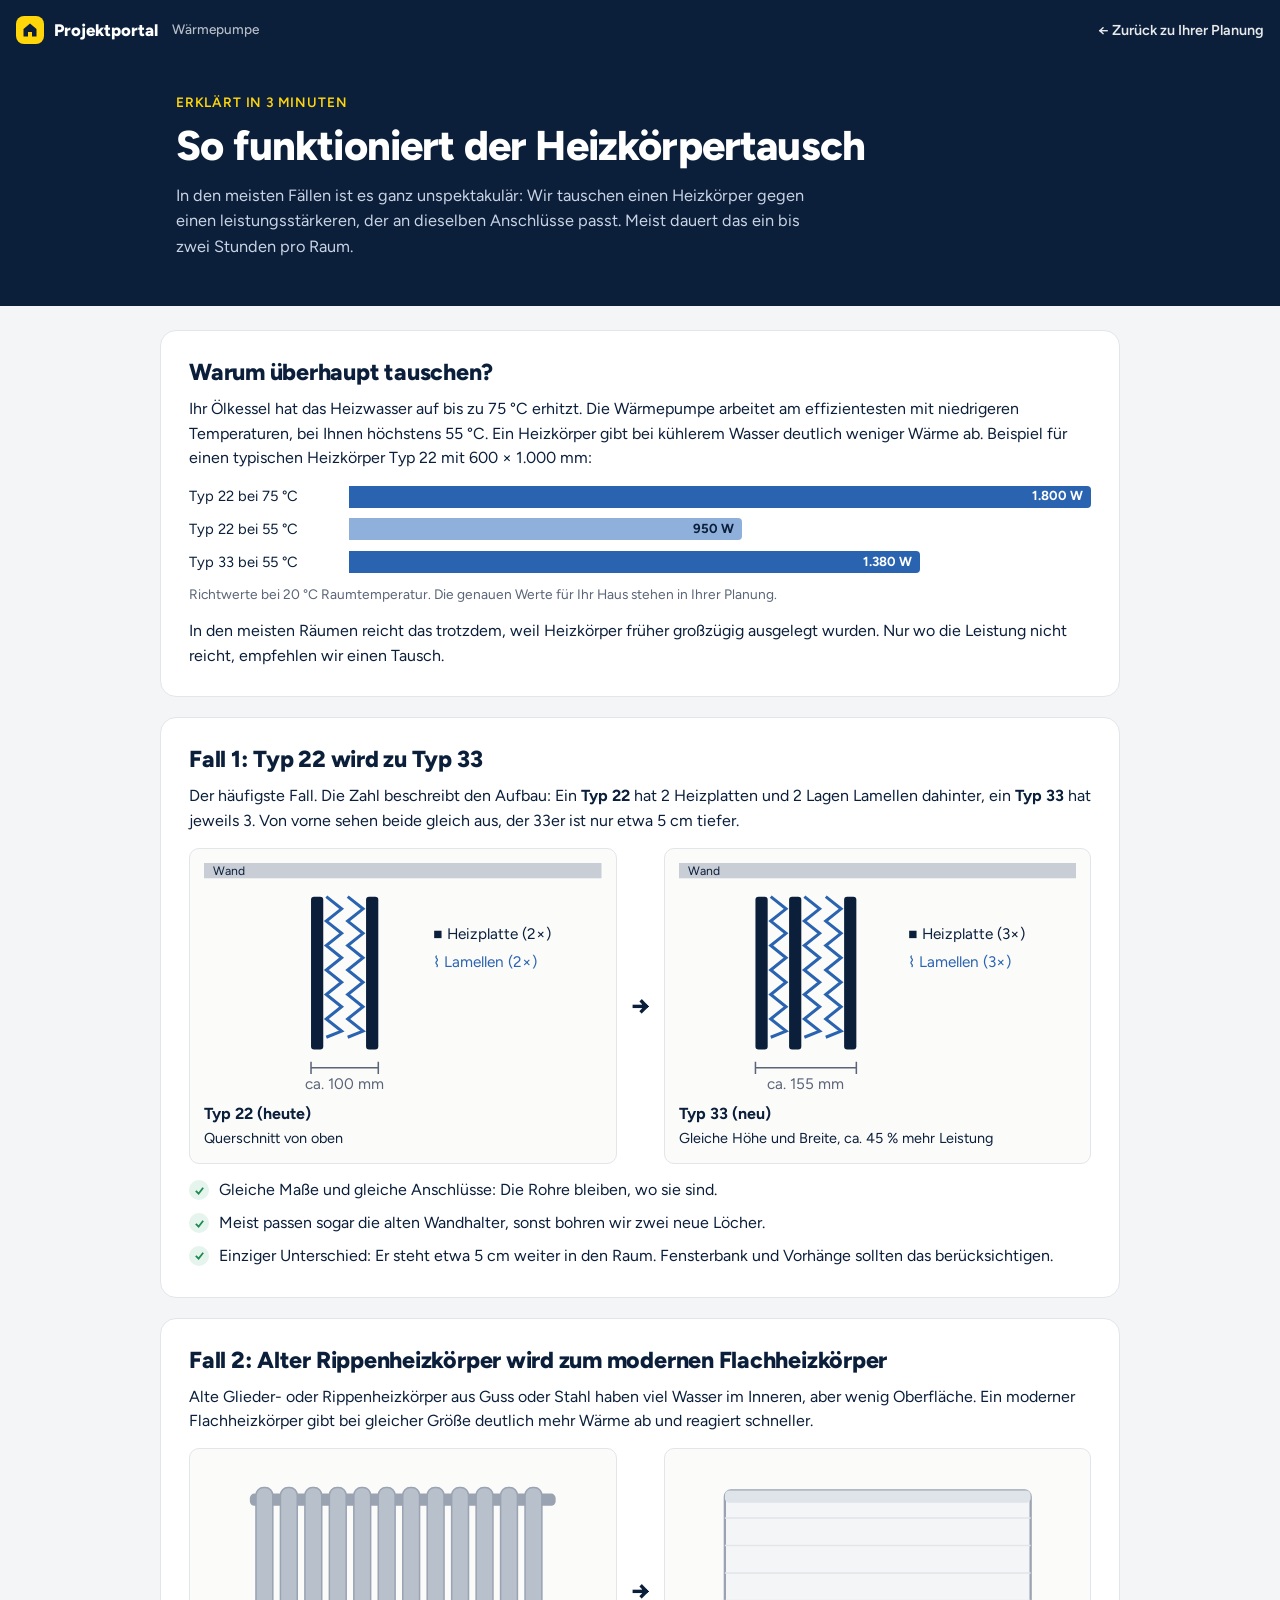
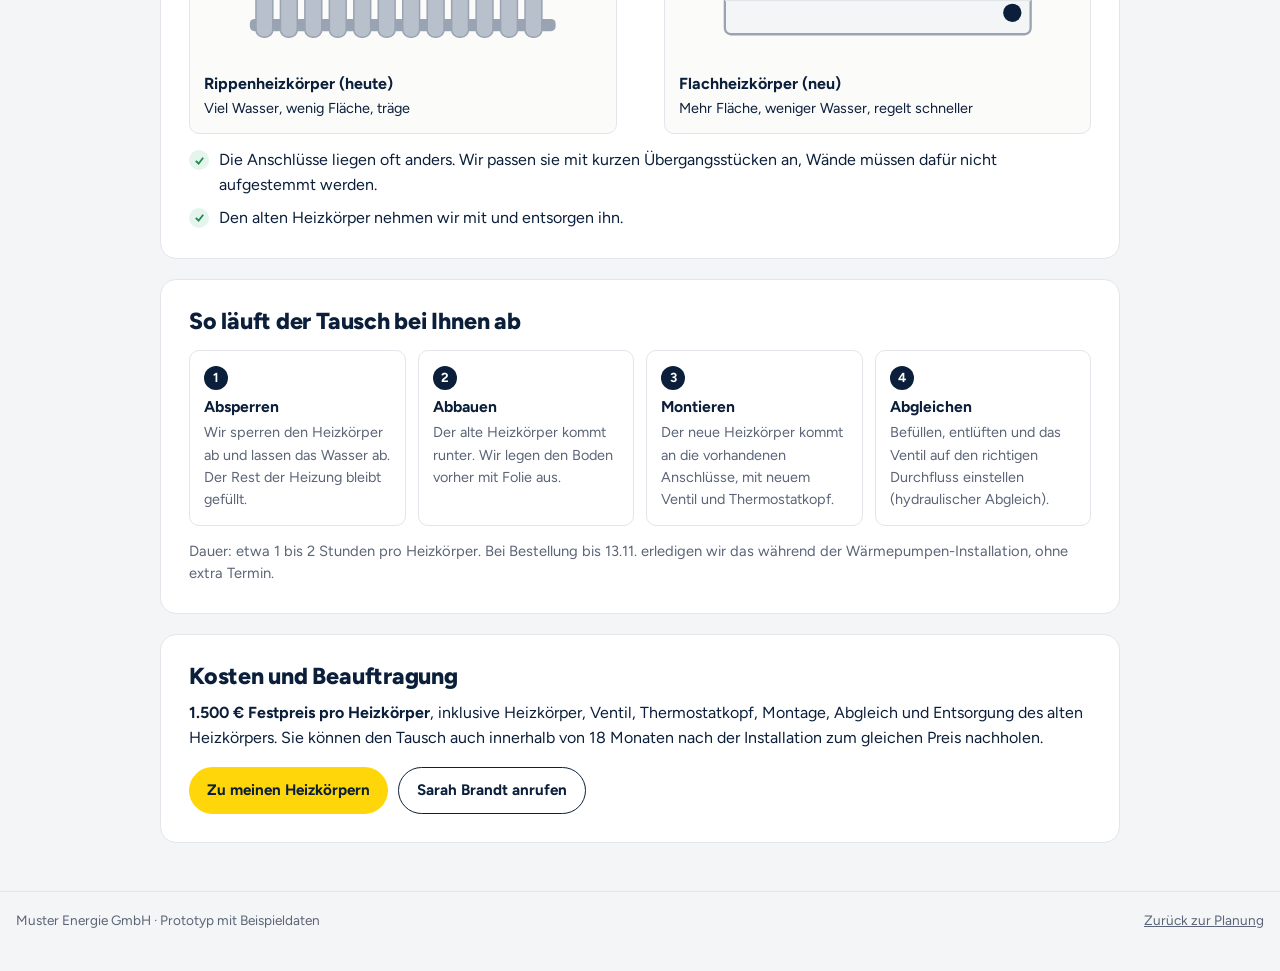
<file: v2/heizkoerpertausch.html>
<!doctype html>
<html lang="de">
<head>
<meta charset="utf-8">
<meta name="viewport" content="width=device-width, initial-scale=1">
<title>So funktioniert der Heizkörpertausch</title>
<meta name="robots" content="noindex, nofollow">
<link rel="preconnect" href="https://fonts.googleapis.com">
<link rel="preconnect" href="https://fonts.gstatic.com" crossorigin>
<link href="https://fonts.googleapis.com/css2?family=Figtree:wght@400;500;600;700;800&display=swap" rel="stylesheet">
<link rel="stylesheet" href="style.css">
<style>
.narrow{max-width:960px;margin:0 auto;padding:0 var(--gutter)}
.stack{display:flex;flex-direction:column;gap:20px;padding:24px 0 48px}
.compare{display:grid;gap:14px;margin-top:14px}
@media (min-width:760px){.compare{grid-template-columns:1fr auto 1fr;align-items:center}}
.fig{border:1px solid var(--line);border-radius:var(--radius-sm);padding:14px;background:#fbfbfa;margin:0}
.fig svg{display:block;width:100%;height:auto}
.fig figcaption{margin-top:10px;font-size:.9rem}
.fig figcaption b{display:block;font-size:1rem}
.arrow{display:grid;place-items:center;font-size:1.6rem;color:var(--navy);font-weight:800}
@media (max-width:759px){.arrow{transform:rotate(90deg)}}
.facts-list{list-style:none;padding:0;margin:14px 0 0;display:grid;gap:8px}
.facts-list li{display:flex;gap:10px;align-items:flex-start}
.facts-list .check-ic{flex:none;width:20px;height:20px;border-radius:50%;background:var(--green-soft);display:grid;place-items:center;margin-top:2px}
.howto4{display:grid;gap:12px;margin-top:14px;counter-reset:h}
@media (min-width:760px){.howto4{grid-template-columns:repeat(4,1fr)}}
.howto4 > div{border:1px solid var(--line);border-radius:var(--radius-sm);padding:14px}
.howto4 > div::before{counter-increment:h;content:counter(h);display:inline-grid;place-items:center;width:24px;height:24px;border-radius:50%;background:var(--navy);color:#fff;font-weight:700;font-size:.82rem;margin-bottom:8px}
.howto4 h3{font-size:.98rem;margin-bottom:4px}
.howto4 p{font-size:.9rem;color:var(--muted);margin:0}
.bars{display:grid;gap:10px;margin-top:14px}
.bar-row{display:grid;grid-template-columns:150px 1fr;gap:10px;align-items:center;font-size:.92rem}
.bar-row .b{height:22px;border-radius:0 4px 4px 0;background:#2a64b0;display:flex;align-items:center;justify-content:flex-end;padding-right:8px;color:#fff;font-weight:700;font-size:.82rem;min-width:56px}
.bar-row .b.low{background:#8fb0db;color:var(--navy)}
@media (max-width:520px){.bar-row{grid-template-columns:1fr}}
.back{color:#fff;text-decoration:none;font-weight:600;font-size:.9rem;margin-left:auto;opacity:.9}
.back:hover{opacity:1;text-decoration:underline}
</style>
</head>
<body>
<header class="topbar">
  <div class="topbar-inner">
    <a class="brand" href="index.html"><span class="brand-mark" aria-hidden="true"><svg width="16" height="16" viewBox="0 0 16 16"><path d="M8 1.5 1.5 7v7.5h4.5V10h4v4.5h4.5V7z" fill="#0b1f3b"/></svg></span>Projektportal <small>Wärmepumpe</small></a>
    <a class="back" href="index.html#heizkoerper">← Zurück zu Ihrer Planung</a>
  </div>
</header>

<section class="hero" style="padding:32px 0 34px">
  <div class="narrow">
    <div class="eyebrow">Erklärt in 3 Minuten</div>
    <h1>So funktioniert der Heizkörpertausch</h1>
    <p class="lead">In den meisten Fällen ist es ganz unspektakulär: Wir tauschen einen Heizkörper gegen einen leistungsstärkeren, der an dieselben Anschlüsse passt. Meist dauert das ein bis zwei Stunden pro Raum.</p>
  </div>
</section>

<div class="narrow stack">
  <section class="card">
    <h2>Warum überhaupt tauschen?</h2>
    <p style="margin-top:10px">Ihr Ölkessel hat das Heizwasser auf bis zu 75 °C erhitzt. Die Wärmepumpe arbeitet am effizientesten mit niedrigeren Temperaturen, bei Ihnen höchstens 55 °C. Ein Heizkörper gibt bei kühlerem Wasser deutlich weniger Wärme ab. Beispiel für einen typischen Heizkörper Typ 22 mit 600 × 1.000 mm:</p>
    <div class="bars" role="img" aria-label="Leistung Typ 22 bei 75 Grad 1.800 Watt, bei 55 Grad 950 Watt; Typ 33 bei 55 Grad 1.380 Watt">
      <div class="bar-row"><span>Typ 22 bei 75 °C</span><div class="b" style="width:100%">1.800 W</div></div>
      <div class="bar-row"><span>Typ 22 bei 55 °C</span><div class="b low" style="width:53%">950 W</div></div>
      <div class="bar-row"><span>Typ 33 bei 55 °C</span><div class="b" style="width:77%">1.380 W</div></div>
    </div>
    <p class="muted" style="font-size:.86rem;margin:10px 0 0">Richtwerte bei 20 °C Raumtemperatur. Die genauen Werte für Ihr Haus stehen in Ihrer Planung.</p>
    <p style="margin:14px 0 0">In den meisten Räumen reicht das trotzdem, weil Heizkörper früher großzügig ausgelegt wurden. Nur wo die Leistung nicht reicht, empfehlen wir einen Tausch.</p>
  </section>

  <section class="card">
    <h2>Fall 1: Typ 22 wird zu Typ 33</h2>
    <p style="margin-top:10px">Der häufigste Fall. Die Zahl beschreibt den Aufbau: Ein <b>Typ 22</b> hat 2 Heizplatten und 2 Lagen Lamellen dahinter, ein <b>Typ 33</b> hat jeweils 3. Von vorne sehen beide gleich aus, der 33er ist nur etwa 5 cm tiefer.</p>
    <div class="compare">
      <figure class="fig">
        <svg viewBox="0 0 260 150" role="img" aria-label="Querschnitt Typ 22: zwei Platten, zwei Lamellenlagen, 100 Millimeter tief">
          <rect x="0" y="0" width="260" height="10" fill="#c9ced6"/><text x="6" y="8" font-size="8" fill="#0b1f3b" font-family="Figtree,sans-serif">Wand</text>
          <g transform="translate(70 22)">
            <rect x="0" y="0" width="8" height="100" rx="2" fill="#0b1f3b"/>
            <path d="M10 0 l10 8 l-10 8 l10 8 l-10 8 l10 8 l-10 8 l10 8 l-10 8 l10 8 l-10 8 l10 8 l-10 4" fill="none" stroke="#2a64b0" stroke-width="2"/>
            <path d="M24 0 l10 8 l-10 8 l10 8 l-10 8 l10 8 l-10 8 l10 8 l-10 8 l10 8 l-10 8 l10 8 l-10 4" fill="none" stroke="#2a64b0" stroke-width="2"/>
            <rect x="36" y="0" width="8" height="100" rx="2" fill="#0b1f3b"/>
            <path d="M0 112 H44" stroke="#5b6577"/><path d="M0 108v8M44 108v8" stroke="#5b6577"/>
            <text x="22" y="126" font-size="10" text-anchor="middle" fill="#5b6577" font-family="Figtree,sans-serif">ca. 100 mm</text>
          </g>
          <g font-family="Figtree,sans-serif" font-size="10" fill="#0b1f3b">
            <text x="150" y="50">■ Heizplatte (2×)</text>
            <text x="150" y="68" fill="#2a64b0">⌇ Lamellen (2×)</text>
          </g>
        </svg>
        <figcaption><b>Typ 22 (heute)</b>Querschnitt von oben</figcaption>
      </figure>
      <div class="arrow" aria-hidden="true">→</div>
      <figure class="fig">
        <svg viewBox="0 0 260 150" role="img" aria-label="Querschnitt Typ 33: drei Platten, drei Lamellenlagen, 155 Millimeter tief">
          <rect x="0" y="0" width="260" height="10" fill="#c9ced6"/><text x="6" y="8" font-size="8" fill="#0b1f3b" font-family="Figtree,sans-serif">Wand</text>
          <g transform="translate(50 22)">
            <rect x="0" y="0" width="8" height="100" rx="2" fill="#0b1f3b"/>
            <path d="M10 0 l10 8 l-10 8 l10 8 l-10 8 l10 8 l-10 8 l10 8 l-10 8 l10 8 l-10 8 l10 8 l-10 4" fill="none" stroke="#2a64b0" stroke-width="2"/>
            <rect x="22" y="0" width="8" height="100" rx="2" fill="#0b1f3b"/>
            <path d="M32 0 l10 8 l-10 8 l10 8 l-10 8 l10 8 l-10 8 l10 8 l-10 8 l10 8 l-10 8 l10 8 l-10 4" fill="none" stroke="#2a64b0" stroke-width="2"/>
            <path d="M46 0 l10 8 l-10 8 l10 8 l-10 8 l10 8 l-10 8 l10 8 l-10 8 l10 8 l-10 8 l10 8 l-10 4" fill="none" stroke="#2a64b0" stroke-width="2"/>
            <rect x="58" y="0" width="8" height="100" rx="2" fill="#0b1f3b"/>
            <path d="M0 112 H66" stroke="#5b6577"/><path d="M0 108v8M66 108v8" stroke="#5b6577"/>
            <text x="33" y="126" font-size="10" text-anchor="middle" fill="#5b6577" font-family="Figtree,sans-serif">ca. 155 mm</text>
          </g>
          <g font-family="Figtree,sans-serif" font-size="10" fill="#0b1f3b">
            <text x="150" y="50">■ Heizplatte (3×)</text>
            <text x="150" y="68" fill="#2a64b0">⌇ Lamellen (3×)</text>
          </g>
        </svg>
        <figcaption><b>Typ 33 (neu)</b>Gleiche Höhe und Breite, ca. 45 % mehr Leistung</figcaption>
      </figure>
    </div>
    <ul class="facts-list">
      <li><span class="check-ic"><svg width="11" height="11" viewBox="0 0 12 12"><path d="M2 6.5 5 9.5 10 3" stroke="#1d8a4e" stroke-width="2" fill="none"/></svg></span>Gleiche Maße und gleiche Anschlüsse: Die Rohre bleiben, wo sie sind.</li>
      <li><span class="check-ic"><svg width="11" height="11" viewBox="0 0 12 12"><path d="M2 6.5 5 9.5 10 3" stroke="#1d8a4e" stroke-width="2" fill="none"/></svg></span>Meist passen sogar die alten Wandhalter, sonst bohren wir zwei neue Löcher.</li>
      <li><span class="check-ic"><svg width="11" height="11" viewBox="0 0 12 12"><path d="M2 6.5 5 9.5 10 3" stroke="#1d8a4e" stroke-width="2" fill="none"/></svg></span>Einziger Unterschied: Er steht etwa 5 cm weiter in den Raum. Fensterbank und Vorhänge sollten das berücksichtigen.</li>
    </ul>
  </section>

  <section class="card">
    <h2>Fall 2: Alter Rippenheizkörper wird zum modernen Flachheizkörper</h2>
    <p style="margin-top:10px">Alte Glieder- oder Rippenheizkörper aus Guss oder Stahl haben viel Wasser im Inneren, aber wenig Oberfläche. Ein moderner Flachheizkörper gibt bei gleicher Größe deutlich mehr Wärme ab und reagiert schneller.</p>
    <div class="compare">
      <figure class="fig">
        <svg viewBox="0 0 260 130" role="img" aria-label="Alter Rippenheizkörper mit vielen senkrechten Gliedern">
          <g fill="#9aa3b2">
            <rect x="30" y="20" width="200" height="8" rx="3"/><rect x="30" y="102" width="200" height="8" rx="3"/>
          </g>
          <g fill="#b8c0cc" stroke="#9aa3b2">
            <rect x="34" y="16" width="11" height="98" rx="5"/><rect x="50" y="16" width="11" height="98" rx="5"/><rect x="66" y="16" width="11" height="98" rx="5"/><rect x="82" y="16" width="11" height="98" rx="5"/><rect x="98" y="16" width="11" height="98" rx="5"/><rect x="114" y="16" width="11" height="98" rx="5"/><rect x="130" y="16" width="11" height="98" rx="5"/><rect x="146" y="16" width="11" height="98" rx="5"/><rect x="162" y="16" width="11" height="98" rx="5"/><rect x="178" y="16" width="11" height="98" rx="5"/><rect x="194" y="16" width="11" height="98" rx="5"/><rect x="210" y="16" width="11" height="98" rx="5"/>
          </g>
        </svg>
        <figcaption><b>Rippenheizkörper (heute)</b>Viel Wasser, wenig Fläche, träge</figcaption>
      </figure>
      <div class="arrow" aria-hidden="true">→</div>
      <figure class="fig">
        <svg viewBox="0 0 260 130" role="img" aria-label="Moderner Flachheizkörper mit glatter Front">
          <rect x="30" y="18" width="200" height="94" rx="4" fill="#f4f5f7" stroke="#9aa3b2" stroke-width="1.5"/>
          <g stroke="#e2e5ea"><path d="M30 36h200M30 54h200M30 72h200M30 90h200"/></g>
          <rect x="30" y="18" width="200" height="8" rx="3" fill="#dfe3ea"/>
          <circle cx="218" cy="98" r="6" fill="#0b1f3b"/>
        </svg>
        <figcaption><b>Flachheizkörper (neu)</b>Mehr Fläche, weniger Wasser, regelt schneller</figcaption>
      </figure>
    </div>
    <ul class="facts-list">
      <li><span class="check-ic"><svg width="11" height="11" viewBox="0 0 12 12"><path d="M2 6.5 5 9.5 10 3" stroke="#1d8a4e" stroke-width="2" fill="none"/></svg></span>Die Anschlüsse liegen oft anders. Wir passen sie mit kurzen Übergangsstücken an, Wände müssen dafür nicht aufgestemmt werden.</li>
      <li><span class="check-ic"><svg width="11" height="11" viewBox="0 0 12 12"><path d="M2 6.5 5 9.5 10 3" stroke="#1d8a4e" stroke-width="2" fill="none"/></svg></span>Den alten Heizkörper nehmen wir mit und entsorgen ihn.</li>
    </ul>
  </section>

  <section class="card">
    <h2>So läuft der Tausch bei Ihnen ab</h2>
    <div class="howto4">
      <div><h3>Absperren</h3><p>Wir sperren den Heizkörper ab und lassen das Wasser ab. Der Rest der Heizung bleibt gefüllt.</p></div>
      <div><h3>Abbauen</h3><p>Der alte Heizkörper kommt runter. Wir legen den Boden vorher mit Folie aus.</p></div>
      <div><h3>Montieren</h3><p>Der neue Heizkörper kommt an die vorhandenen Anschlüsse, mit neuem Ventil und Thermostatkopf.</p></div>
      <div><h3>Abgleichen</h3><p>Befüllen, entlüften und das Ventil auf den richtigen Durchfluss einstellen (hydraulischer Abgleich).</p></div>
    </div>
    <p class="muted" style="margin:14px 0 0;font-size:.92rem">Dauer: etwa 1 bis 2 Stunden pro Heizkörper. Bei Bestellung bis 13.11. erledigen wir das während der Wärmepumpen-Installation, ohne extra Termin.</p>
  </section>

  <section class="card">
    <h2>Kosten und Beauftragung</h2>
    <p style="margin-top:10px"><b>1.500 € Festpreis pro Heizkörper</b>, inklusive Heizkörper, Ventil, Thermostatkopf, Montage, Abgleich und Entsorgung des alten Heizkörpers. Sie können den Tausch auch innerhalb von 18 Monaten nach der Installation zum gleichen Preis nachholen.</p>
    <div class="btn-row">
      <a class="btn primary" href="index.html#heizkoerper">Zu meinen Heizkörpern</a>
      <a class="btn ghost" href="tel:+4956112345612">Sarah Brandt anrufen</a>
    </div>
  </section>
</div>
<footer><div class="wrap"><span>Muster Energie GmbH · Prototyp mit Beispieldaten</span><a href="index.html">Zurück zur Planung</a></div></footer>
</body>
</html>
</file>
<file: v2/style.css>
:root{
  --navy:#0b1f3b;
  --navy-2:#132c52;
  --yellow:#ffd60a;
  --yellow-soft:#fff6c7;
  --bg:#f4f5f7;
  --card:#ffffff;
  --text:#0b1f3b;
  --muted:#5b6577;
  --line:#e2e5ea;
  --green:#1d8a4e;
  --green-soft:#e5f4ec;
  --orange:#b85c00;
  --orange-soft:#fdf0e1;
  --radius:16px;
  --radius-sm:10px;
  --gutter:16px;
}
*{box-sizing:border-box}
html{scroll-behavior:smooth;scroll-padding-top:76px}
body{margin:0;background:var(--bg);color:var(--text);font-family:Figtree,system-ui,-apple-system,"Segoe UI",sans-serif;font-size:16px;line-height:1.55;-webkit-font-smoothing:antialiased}
a{color:inherit}
h1,h2,h3{line-height:1.2;margin:0}
h2{font-size:1.45rem;font-weight:800;letter-spacing:-.01em}
h3{font-size:1.05rem;font-weight:700}
p{margin:0 0 .8em}
.num{font-variant-numeric:tabular-nums}
button{font:inherit;cursor:pointer}

/* Header */
.topbar{position:sticky;top:0;z-index:20;background:var(--navy);color:#fff}
.topbar-inner{max-width:1400px;margin:0 auto;padding:0 var(--gutter);height:60px;display:flex;align-items:center;gap:16px}
.brand{display:flex;align-items:center;gap:10px;font-weight:800;font-size:1.05rem;text-decoration:none;white-space:nowrap}
.brand-mark{width:28px;height:28px;border-radius:8px;background:var(--yellow);display:grid;place-items:center}
.brand small{font-weight:500;opacity:.7;font-size:.85rem;margin-left:4px}
.topnav{display:flex;gap:4px;margin-left:auto;overflow-x:auto;scrollbar-width:none}
.topnav::-webkit-scrollbar{display:none}
.topnav a{color:#fff;text-decoration:none;font-size:.9rem;font-weight:600;padding:7px 12px;border-radius:999px;white-space:nowrap;opacity:.85}
.topnav a:hover{background:rgba(255,255,255,.1);opacity:1}
.topnav a.active{background:var(--yellow);color:var(--navy);opacity:1}
@media (max-width:899px){
  .topbar-inner{height:auto;flex-wrap:wrap;padding-top:10px;padding-bottom:8px;gap:8px}
  .topnav{margin-left:0;width:calc(100% + 2*var(--gutter));margin-right:calc(-1*var(--gutter));padding-right:var(--gutter)}
  .topnav a{padding:6px 11px;font-size:.85rem}
  html{scroll-padding-top:104px}
}

/* Hero */
.hero{background:var(--navy);color:#fff;padding:28px 0 32px}
.wrap{max-width:1400px;margin:0 auto;padding:0 var(--gutter)}
.hero-grid{display:grid;gap:24px}
.eyebrow{font-size:.85rem;font-weight:600;color:var(--yellow);text-transform:uppercase;letter-spacing:.06em;margin-bottom:8px}
.hero h1{font-size:clamp(1.7rem,4vw,2.6rem);font-weight:800;letter-spacing:-.02em;margin-bottom:12px}
.hero p.lead{color:#c9d3e3;max-width:640px;font-size:1.02rem}
.hero-meta{display:flex;flex-wrap:wrap;gap:8px 20px;font-size:.9rem;color:#c9d3e3;margin-top:14px}
.hero-meta b{color:#fff;font-weight:600}
.next-card{background:var(--navy-2);border:1px solid rgba(255,255,255,.12);border-radius:var(--radius);padding:20px}
.next-card .label{font-size:.85rem;color:#c9d3e3}
.next-card .big{font-size:1.6rem;font-weight:800;margin:4px 0 2px}
.next-card .days{display:inline-block;background:var(--yellow);color:var(--navy);font-weight:700;border-radius:999px;padding:3px 12px;font-size:.88rem;margin-top:8px}
.progress{height:8px;background:rgba(255,255,255,.15);border-radius:999px;overflow:hidden;margin:16px 0 6px}
.progress span{display:block;height:100%;background:var(--yellow);border-radius:999px;transition:width .4s}
.next-card .small{font-size:.85rem;color:#c9d3e3}
.next-card a.inline{color:var(--yellow);font-weight:600}
@media (min-width:900px){.hero-grid{grid-template-columns:1fr 380px;align-items:end}.hero{padding:44px 0 48px}}

/* Layout */
.layout{display:grid;gap:20px;padding:24px 0 48px}
@media (min-width:1100px){
  .layout{grid-template-columns:minmax(0,1fr) 360px;gap:28px;padding-top:28px}
  .side{position:sticky;top:80px;align-self:start;max-height:calc(100vh - 96px);overflow:auto;scrollbar-width:thin}
}
.main{display:flex;flex-direction:column;gap:20px;min-width:0}
.side{display:flex;flex-direction:column;gap:20px}
.card{background:var(--card);border-radius:var(--radius);padding:22px;border:1px solid var(--line)}
@media (min-width:700px){.card{padding:28px}}
.sec-head{display:flex;align-items:baseline;gap:12px;margin-bottom:14px}
.sec-no{flex:none;width:32px;height:32px;border-radius:9px;background:var(--yellow);color:var(--navy);font-weight:800;display:grid;place-items:center;font-size:1rem;transform:translateY(5px)}
.sec-head p{margin:4px 0 0;color:var(--muted);font-size:.95rem}
.muted{color:var(--muted)}
.tag{display:inline-block;font-size:.78rem;font-weight:700;border-radius:999px;padding:2px 9px;white-space:nowrap}
.tag.ok{background:var(--green-soft);color:var(--green)}
.tag.warn{background:var(--orange-soft);color:var(--orange)}
.tag.info{background:#e8eef8;color:var(--navy-2)}

/* Timeline */
.tl{list-style:none;margin:6px 0 0;padding:0;position:relative}
.tl li{position:relative;padding:0 0 20px 34px}
.tl li:last-child{padding-bottom:0}
.tl li::before{content:"";position:absolute;left:10px;top:22px;bottom:-2px;width:2px;background:var(--line)}
.tl li:last-child::before{display:none}
.tl li.done::before{background:var(--navy)}
.dot{position:absolute;left:0;top:2px;width:22px;height:22px;border-radius:50%;border:2px solid var(--line);background:#fff;display:grid;place-items:center}
.tl li.done .dot{background:var(--navy);border-color:var(--navy)}
.tl li.now .dot{border-color:var(--navy);background:var(--yellow);box-shadow:0 0 0 5px var(--yellow-soft)}
.tl .when{font-size:.82rem;font-weight:600;color:var(--muted)}
.tl .what{font-weight:700}
.tl .desc{font-size:.92rem;color:var(--muted)}
.tl li.now .what::after{content:"Sie sind hier";margin-left:8px;font-size:.72rem;font-weight:700;background:var(--navy);color:#fff;border-radius:999px;padding:2px 8px;vertical-align:2px}
@media (min-width:1100px){
  .tl{display:grid;grid-template-columns:repeat(var(--n),1fr);gap:0}
  .tl li{padding:36px 14px 0 0}
  .tl li::before{left:22px;right:0;top:10px;bottom:auto;width:auto;height:2px}
  .tl li:last-child::before{display:none}
  .dot{top:0}
  .tl .desc{font-size:.86rem}
  .tl li.now .what::after{display:block;width:max-content;margin:6px 0 0}
}

/* Updates */
.updates{list-style:none;margin:0;padding:0}
.updates li{padding:12px 0;border-top:1px solid var(--line)}
.updates li:first-child{border-top:0;padding-top:0}
.updates .u-meta{font-size:.8rem;color:var(--muted)}
.updates .u-title{font-weight:700;font-size:.95rem}
.updates .u-text{font-size:.9rem;color:var(--muted);margin-top:2px}

/* Tables */
.tbl-wrap{overflow-x:auto;margin:0 calc(-1 * 4px)}
table{width:100%;border-collapse:collapse;font-size:.95rem}
th,td{text-align:left;padding:10px 12px;border-bottom:1px solid var(--line);vertical-align:top}
th{font-size:.8rem;text-transform:uppercase;letter-spacing:.04em;color:var(--muted);font-weight:700;background:#fafbfc}
td.r,th.r{text-align:right}
tbody tr:last-child td{border-bottom:0}
tr.hl td{background:var(--orange-soft)}
td.r{white-space:nowrap}
@media (max-width:599px){
  #roomTable thead{display:none}
  #roomTable tbody tr{display:flex;flex-wrap:wrap;align-items:baseline;border-bottom:1px solid var(--line);padding:10px 4px}
  #roomTable tbody tr.hl{background:var(--orange-soft)}
  #roomTable tbody td{border:0;padding:0;background:none}
  #roomTable tbody td:nth-child(1){flex:0 0 calc(100% - 96px)}
  #roomTable tbody td:nth-child(4){order:2;font-weight:700;flex:0 0 96px;text-align:right}
  #roomTable tbody td:nth-child(2),#roomTable tbody td:nth-child(3){order:3;font-size:.85rem;color:var(--muted);text-align:left;margin-right:12px}
  #roomTable tbody td:nth-child(5){order:4;flex-basis:100%;margin-top:6px}
  #roomTable tfoot tr{display:flex;justify-content:space-between}
  #radTable thead{display:none}
  #radTable tbody tr{display:block;padding:10px 4px;border-bottom:1px solid var(--line)}
  #radTable tbody td:first-child{display:block}
  #radTable tbody td{display:flex;justify-content:space-between;border:0;padding:2px 0}
  #radTable tbody td[data-l]::before{content:attr(data-l);color:var(--muted)}
  #roomTable tfoot th:nth-child(3),#roomTable tfoot th:nth-child(5){display:none}
}
.facts{display:grid;grid-template-columns:1fr;border:1px solid var(--line);border-radius:var(--radius-sm);overflow:hidden}
.facts div{display:flex;justify-content:space-between;gap:16px;padding:11px 14px;border-top:1px solid var(--line)}
.facts div:first-child{border-top:0}
.facts dt{color:var(--muted)}
.facts dd{margin:0;font-weight:700;text-align:right}
@media (min-width:700px){
  .facts{grid-template-columns:1fr 1fr}
  .facts div:nth-child(2){border-top:0}
  .facts div:nth-child(odd){border-right:1px solid var(--line)}
}

.signed{list-style:none;padding:0;margin:0;display:grid;gap:8px}
.signed li{display:flex;gap:10px;align-items:flex-start}
.check-ic{flex:none;width:20px;height:20px;border-radius:50%;background:var(--green-soft);display:grid;place-items:center;margin-top:2px}

.split{display:grid;gap:20px;margin-top:22px}
@media (min-width:800px){.split{grid-template-columns:1fr 1.25fr;align-items:start}}
.sketch{border:1px solid var(--line);border-radius:var(--radius-sm);background:#fbfbf8;overflow:hidden}
.sketch svg{display:block;width:100%;height:auto}
.sketch figcaption{font-size:.8rem;color:var(--muted);padding:8px 12px;border-top:1px solid var(--line);background:#fff}

/* KPI */
.kpis{display:grid;grid-template-columns:repeat(2,1fr);gap:10px;margin:4px 0 18px}
@media (min-width:700px){.kpis{grid-template-columns:repeat(3,1fr)}}
.kpi{border:1px solid var(--line);border-radius:var(--radius-sm);padding:14px}
.kpi .k{font-size:.82rem;color:var(--muted)}
.kpi .v{font-size:1.35rem;font-weight:800;letter-spacing:-.01em}
.kpi .v small{font-size:.85rem;font-weight:600;color:var(--muted)}
.kpi.accent{background:var(--yellow-soft);border-color:#f3e3a0}
.kpi sup a{text-decoration:none;color:var(--navy-2);font-weight:700}

.calc{margin-top:18px;border:1px solid var(--line);border-radius:var(--radius-sm);overflow:hidden}
.calc-head{padding:14px 16px;background:#fafbfc;border-bottom:1px solid var(--line);display:flex;flex-wrap:wrap;justify-content:space-between;gap:8px;align-items:baseline}
.calc-body{padding:16px;display:grid;gap:18px}
@media (min-width:800px){.calc-body{grid-template-columns:1fr 1fr}}
.field label{display:flex;justify-content:space-between;font-weight:600;font-size:.92rem;margin-bottom:6px}
input[type=range]{width:100%;accent-color:var(--navy)}
.presets{display:flex;flex-wrap:wrap;gap:6px;margin-top:8px}
.presets button{border:1px solid var(--line);background:#fff;border-radius:999px;padding:4px 10px;font-size:.82rem;color:var(--navy)}
.presets button.on{background:var(--navy);color:#fff;border-color:var(--navy)}
.price-in{display:flex;align-items:center;gap:8px}
.price-in input{width:100px;font:inherit;padding:7px 10px;border:1px solid var(--line);border-radius:8px}
.result{background:var(--navy);color:#fff;border-radius:var(--radius-sm);padding:16px}
.result .big{font-size:1.9rem;font-weight:800}
.result .small{font-size:.86rem;color:#c9d3e3}
.steps{font-size:.9rem;margin:0;padding:0;list-style:none;display:grid;gap:4px}
.steps li{display:flex;justify-content:space-between;gap:12px;border-bottom:1px dashed var(--line);padding:3px 0}
.steps li b{white-space:nowrap}
.footnote{font-size:.86rem;color:var(--muted);border-top:1px solid var(--line);margin-top:18px;padding-top:12px}
.footnote p{margin:0 0 .5em}

.note{border-left:4px solid var(--yellow);background:var(--yellow-soft);padding:12px 14px;border-radius:0 var(--radius-sm) var(--radius-sm) 0;font-size:.94rem;margin-top:16px}
.note b{display:block;margin-bottom:2px}

.howto{display:grid;gap:12px;margin-top:18px;counter-reset:h}
@media (min-width:800px){.howto{grid-template-columns:repeat(3,1fr)}}
.howto > div{border:1px solid var(--line);border-radius:var(--radius-sm);padding:14px;position:relative}
.howto > div::before{counter-increment:h;content:counter(h);display:inline-grid;place-items:center;width:24px;height:24px;border-radius:50%;background:var(--navy);color:#fff;font-weight:700;font-size:.82rem;margin-bottom:8px}
.howto h3{font-size:.98rem;margin-bottom:4px}
.howto p{font-size:.9rem;color:var(--muted);margin:0}
.btn-row{display:flex;flex-wrap:wrap;gap:10px;margin-top:16px}
.btn{display:inline-flex;align-items:center;gap:8px;border:0;border-radius:999px;padding:11px 18px;font-weight:700;text-decoration:none;font-size:.95rem}
.btn.primary{background:var(--yellow);color:var(--navy)}
.btn.primary:hover{background:#ffcc00}
.btn.ghost{background:#fff;color:var(--navy);border:1.5px solid var(--navy)}
.btn.ghost:hover{background:#f0f2f6}

/* Checklist */
.cl-progress{display:flex;align-items:center;gap:12px;margin-bottom:14px}
.cl-progress .bar{flex:1;height:8px;background:var(--line);border-radius:999px;overflow:hidden}
.cl-progress .bar span{display:block;height:100%;background:var(--green);transition:width .3s}
.cl-progress b{font-size:.9rem;white-space:nowrap}
.cl{list-style:none;margin:0;padding:0;display:grid;gap:10px}
.cl > li{border:1px solid var(--line);border-radius:var(--radius-sm);padding:14px;display:grid;grid-template-columns:auto 1fr;gap:4px 12px;transition:background .2s}
.cl > li.done{background:#f7faf8}
.cl > li.done .cl-title{text-decoration:line-through;text-decoration-color:rgba(11,31,59,.35);color:var(--muted)}
.cl input[type=checkbox]{appearance:none;-webkit-appearance:none;width:24px;height:24px;border:2px solid #9aa3b2;border-radius:6px;margin:1px 0 0;display:grid;place-items:center;background:#fff;cursor:pointer}
.cl input[type=checkbox]:checked{background:var(--green);border-color:var(--green)}
.cl input[type=checkbox]:checked::after{content:"";width:6px;height:11px;border:solid #fff;border-width:0 2.5px 2.5px 0;transform:rotate(45deg) translate(-1px,-1px)}
.cl input[type=checkbox]:focus-visible{outline:3px solid var(--yellow);outline-offset:2px}
.cl-title{font-weight:700;cursor:pointer}
.cl-meta{grid-column:2;display:flex;flex-wrap:wrap;gap:6px 12px;font-size:.84rem;color:var(--muted)}
.cl-meta .due{font-weight:600;color:var(--navy)}
.cl-desc{grid-column:2;font-size:.92rem;color:var(--muted)}
.choice{grid-column:1 / -1;display:grid;gap:8px;margin-top:8px}
@media (min-width:700px){.choice{grid-column:2}}
.choice label{display:flex;gap:10px;align-items:flex-start;border:1.5px solid var(--line);border-radius:var(--radius-sm);padding:10px 12px;cursor:pointer;font-size:.92rem}
.choice label:has(input:checked){border-color:var(--navy);background:#f3f6fb}
.choice input{margin-top:4px;accent-color:var(--navy)}
.choice b{display:block}

/* Q&A */
.ask{border:1px solid var(--line);border-radius:var(--radius-sm);padding:14px;background:#fafbfc}
.ask label{font-weight:700;display:block;margin-bottom:6px}
.ask textarea{width:100%;min-height:96px;font:inherit;border:1px solid #cfd4dc;border-radius:8px;padding:10px 12px;resize:vertical;background:#fff}
.ask textarea:focus,.price-in input:focus{outline:3px solid var(--yellow);border-color:var(--navy)}
.ask-foot{display:flex;flex-wrap:wrap;justify-content:space-between;align-items:center;gap:10px;margin-top:10px;font-size:.86rem;color:var(--muted)}
.qa{list-style:none;margin:18px 0 0;padding:0;display:grid;gap:14px}
.qa > li{border:1px solid var(--line);border-radius:var(--radius-sm);overflow:hidden}
.q{padding:12px 14px}
.q .meta,.a .meta{font-size:.8rem;color:var(--muted);display:flex;flex-wrap:wrap;gap:6px 10px;align-items:center;margin-bottom:3px}
.q .txt{font-weight:600}
.a{padding:12px 14px;background:#f5f7fa;border-top:1px solid var(--line);display:grid;grid-template-columns:auto 1fr;gap:10px}
.a .txt{font-size:.94rem}
.pending{padding:10px 14px;background:var(--orange-soft);color:var(--orange);font-size:.88rem;border-top:1px solid var(--line)}
.av{width:34px;height:34px;border-radius:50%;display:grid;place-items:center;font-weight:700;font-size:.82rem;color:#fff;background:var(--navy-2);flex:none}

/* Contacts */
.contacts{display:grid;gap:12px}
.person{display:grid;grid-template-columns:auto 1fr;gap:4px 12px;align-items:start}
.person .av{width:44px;height:44px;font-size:.95rem;grid-row:span 2}
.person .name{font-weight:700;line-height:1.25}
.person .role{font-size:.84rem;color:var(--muted)}
.person .links{grid-column:2;display:flex;flex-wrap:wrap;gap:6px;margin-top:4px}
.person .links a{font-size:.84rem;font-weight:600;text-decoration:none;border:1px solid var(--line);border-radius:999px;padding:4px 10px;display:inline-flex;gap:6px;align-items:center}
.person .links a:hover{border-color:var(--navy)}
.person + .person{border-top:1px solid var(--line);padding-top:12px}
.side h3{margin-bottom:12px}
.lead-person{background:var(--yellow-soft);border-radius:var(--radius-sm);padding:12px;margin:-4px -4px 4px}

footer{color:var(--muted);font-size:.85rem;padding:0 0 40px}
footer .wrap{border-top:1px solid var(--line);padding-top:18px;display:flex;flex-wrap:wrap;gap:8px 24px;justify-content:space-between}

.toast{position:fixed;left:50%;bottom:20px;transform:translateX(-50%) translateY(120%);background:var(--navy);color:#fff;padding:12px 18px;border-radius:12px;font-size:.92rem;font-weight:600;transition:transform .3s,opacity .3s;opacity:0;visibility:hidden;z-index:50;max-width:calc(100% - 32px)}
.toast.show{transform:translateX(-50%) translateY(0);opacity:1;visibility:visible}

@media print{
  .topbar,.ask,.btn-row,.toast{display:none}
  body{background:#fff}
  .card{border:0;padding:0}
  .side{position:static;max-height:none}
}

/* V2 */
.dates{display:grid;gap:10px}
.date-row{display:flex;gap:12px;align-items:flex-start;padding:10px 0;border-top:1px solid rgba(255,255,255,.12)}
#dateElec{border-top:0;padding-top:4px}
.date-ic{flex:none;width:34px;height:34px;border-radius:9px;background:rgba(255,255,255,.1);display:grid;place-items:center}
.date-row .t{font-size:.82rem;color:#c9d3e3}
.date-row .d{font-weight:800;font-size:1.12rem;line-height:1.25}
.date-row .s{font-size:.82rem;color:#c9d3e3}
.date-row.next .date-ic{background:var(--yellow)}
@media (min-width:1300px){
  .tl.h{display:grid;grid-template-columns:repeat(var(--n),1fr);gap:0}
  .tl.h li{padding:36px 10px 0 0}
  .tl.h li::before{left:22px;right:0;top:10px;bottom:auto;width:auto;height:2px}
  .tl.h li:last-child::before{display:none}
  .tl.h .dot{top:0}
  .tl.h .desc{font-size:.84rem}
  .tl.h .what{font-size:.95rem}
  .tl.h li.now .what::after{display:block;width:max-content;margin:6px 0 0}
}
.tl li.key .what{color:var(--navy)}
.tl li.key .when{color:var(--navy);font-weight:800}
details.expert{margin-top:18px;border:1px solid var(--line);border-radius:var(--radius-sm);overflow:hidden}
details.expert > summary{list-style:none;cursor:pointer;padding:14px 16px;font-weight:700;display:flex;align-items:center;gap:10px;background:#fafbfc}
details.expert > summary::-webkit-details-marker{display:none}
details.expert > summary .chev{margin-left:auto;transition:transform .2s}
details.expert[open] > summary .chev{transform:rotate(180deg)}
details.expert > summary .pill{font-size:.72rem;font-weight:800;background:var(--navy);color:#fff;border-radius:6px;padding:2px 7px;letter-spacing:.03em}
.expert-body{padding:16px;border-top:1px solid var(--line)}
.chart-wrap{position:relative}
.chart-wrap svg{display:block;width:100%;height:auto;touch-action:pan-y}
.legend{display:flex;flex-wrap:wrap;gap:6px 18px;font-size:.86rem;color:var(--muted);margin:4px 0 10px}
.legend span{display:inline-flex;align-items:center;gap:6px}
.legend svg{flex:none}
.tip{position:absolute;pointer-events:none;background:#fff;border:1px solid var(--line);box-shadow:0 4px 16px rgba(11,31,59,.12);border-radius:8px;padding:8px 10px;font-size:.82rem;min-width:170px;opacity:0;transition:opacity .1s}
.tip b{display:block;margin-bottom:2px}
.tip .row{display:flex;justify-content:space-between;gap:12px}
.tip .sw{display:inline-block;width:10px;height:3px;border-radius:2px;margin-right:6px;vertical-align:middle}
.params{display:grid;grid-template-columns:1fr;gap:0;border:1px solid var(--line);border-radius:var(--radius-sm);margin-top:14px;font-size:.9rem}
.params div{display:flex;justify-content:space-between;gap:12px;padding:8px 12px;border-top:1px solid var(--line)}
.params div:first-child{border-top:0}
.params dt{color:var(--muted)} .params dd{margin:0;font-weight:700;text-align:right}
@media (min-width:700px){.params{grid-template-columns:1fr 1fr}.params div:nth-child(2){border-top:0}.params div:nth-child(odd){border-right:1px solid var(--line)}}
.flowbar{display:inline-block;height:8px;border-radius:0 4px 4px 0;background:#2a64b0;vertical-align:middle;margin-right:8px}
.flowbar.fbh{background:#2f8f5b}
#flowTable td{vertical-align:middle}
.sub-h{display:flex;align-items:center;gap:10px;margin:26px 0 8px}
.sub-h .sec-no{width:auto;padding:0 8px;height:26px;font-size:.85rem;transform:none;border-radius:7px}
.explain-link{display:flex;gap:14px;align-items:center;border:1.5px solid var(--navy);border-radius:var(--radius-sm);padding:14px 16px;text-decoration:none;margin-top:16px}
.explain-link:hover{background:#f3f6fb}
.explain-link .ic{flex:none;width:40px;height:40px;border-radius:10px;background:var(--yellow);display:grid;place-items:center}
.explain-link b{display:block}
.explain-link span.muted{font-size:.9rem}
.explain-link .arr{margin-left:auto;font-size:1.3rem}
.cl-group{margin:22px 0 10px;display:flex;align-items:baseline;gap:10px}
.cl-group h3{font-size:1rem}
.cl .opt{border-style:dashed}
.store-btns{grid-column:2;display:flex;flex-wrap:wrap;gap:8px;margin-top:8px}
.store-btns a{font-size:.85rem;font-weight:700;text-decoration:none;background:var(--navy);color:#fff;border-radius:8px;padding:7px 12px;display:inline-flex;align-items:center;gap:6px}
.video{grid-column:1 / -1;margin-top:10px;border-radius:var(--radius-sm);overflow:hidden;background:var(--navy);aspect-ratio:16/9;max-width:520px;display:grid;place-items:center;color:#fff;position:relative;border:0;width:100%;padding:0;font:inherit}
@media (min-width:700px){.video{grid-column:2}}
.video .play{width:64px;height:64px;border-radius:50%;background:var(--yellow);display:grid;place-items:center}
.video .cap{position:absolute;left:14px;bottom:12px;font-size:.88rem;font-weight:600;text-align:left}
.video .dur{position:absolute;right:12px;bottom:12px;font-size:.78rem;background:rgba(0,0,0,.45);border-radius:6px;padding:2px 7px}
.faq{border-top:1px solid var(--line)}
.faq details{border-bottom:1px solid var(--line)}
.faq summary{list-style:none;cursor:pointer;padding:14px 32px 14px 0;font-weight:700;position:relative}
.faq summary::-webkit-details-marker{display:none}
.faq summary::after{content:"";position:absolute;right:6px;top:20px;width:9px;height:9px;border:solid var(--navy);border-width:0 2px 2px 0;transform:rotate(45deg);transition:transform .2s}
.faq details[open] summary::after{transform:rotate(-135deg);top:24px}
.faq .ans{padding:0 0 16px;color:var(--muted);font-size:.95rem}
.faq .ans p:last-child{margin:0}
.ver{display:inline-block;background:var(--yellow);color:var(--navy);font-size:.72rem;font-weight:800;border-radius:6px;padding:1px 7px;margin-left:8px;vertical-align:2px}
@media (max-width:599px){
  #flowTable thead{display:none}
  #flowTable tbody tr{display:block;padding:10px 4px;border-bottom:1px solid var(--line)}
  #flowTable tbody td{display:flex;justify-content:space-between;align-items:center;border:0;padding:2px 0;text-align:right}
  #flowTable tbody td:first-child{display:block;text-align:left}
  #flowTable tbody td[data-l]::before{content:attr(data-l);color:var(--muted);text-align:left;margin-right:auto;padding-right:10px}
  #flowTable tfoot tr{display:flex;justify-content:space-between;flex-wrap:wrap}
  #flowTable tfoot th:nth-child(3),#flowTable tfoot th:nth-child(5){display:none}
  #radTable tbody td[data-l="Tausch"]{display:block}
  #radTable tbody td[data-l="Tausch"]::before{display:block;font-size:.85rem}
}
</file>
<file: v3/style.css>
:root{
  --navy:#0b1f3b;
  --navy-2:#132c52;
  --yellow:#ffd60a;
  --yellow-soft:#fff6c7;
  --bg:#f4f5f7;
  --card:#ffffff;
  --text:#0b1f3b;
  --muted:#5b6577;
  --line:#e2e5ea;
  --green:#1d8a4e;
  --green-soft:#e5f4ec;
  --orange:#b85c00;
  --orange-soft:#fdf0e1;
  --radius:16px;
  --radius-sm:10px;
  --gutter:16px;
}
*{box-sizing:border-box}
html{scroll-behavior:smooth;scroll-padding-top:76px}
body{margin:0;background:var(--bg);color:var(--text);font-family:Figtree,system-ui,-apple-system,"Segoe UI",sans-serif;font-size:16px;line-height:1.55;-webkit-font-smoothing:antialiased}
a{color:inherit}
h1,h2,h3{line-height:1.2;margin:0}
h2{font-size:1.45rem;font-weight:800;letter-spacing:-.01em}
h3{font-size:1.05rem;font-weight:700}
p{margin:0 0 .8em}
.num{font-variant-numeric:tabular-nums}
button{font:inherit;cursor:pointer}

/* Header */
.topbar{position:sticky;top:0;z-index:20;background:var(--navy);color:#fff}
.topbar-inner{max-width:1400px;margin:0 auto;padding:0 var(--gutter);height:60px;display:flex;align-items:center;gap:16px}
.brand{display:flex;align-items:center;gap:10px;font-weight:800;font-size:1.05rem;text-decoration:none;white-space:nowrap}
.brand-mark{width:28px;height:28px;border-radius:8px;background:var(--yellow);display:grid;place-items:center}
.brand small{font-weight:500;opacity:.7;font-size:.85rem;margin-left:4px}
.topnav{display:flex;gap:4px;margin-left:auto;overflow-x:auto;scrollbar-width:none}
.topnav::-webkit-scrollbar{display:none}
.topnav a{color:#fff;text-decoration:none;font-size:.9rem;font-weight:600;padding:7px 12px;border-radius:999px;white-space:nowrap;opacity:.85}
.topnav a:hover{background:rgba(255,255,255,.1);opacity:1}
.topnav a.active{background:var(--yellow);color:var(--navy);opacity:1}
@media (max-width:899px){
  .topbar-inner{height:auto;flex-wrap:wrap;padding-top:10px;padding-bottom:8px;gap:8px}
  .topnav{margin-left:0;width:calc(100% + 2*var(--gutter));margin-right:calc(-1*var(--gutter));padding-right:var(--gutter)}
  .topnav a{padding:6px 11px;font-size:.85rem}
  html{scroll-padding-top:104px}
}

/* Hero */
.hero{background:var(--navy);color:#fff;padding:28px 0 32px}
.wrap{max-width:1400px;margin:0 auto;padding:0 var(--gutter)}
.hero-grid{display:grid;gap:24px}
.eyebrow{font-size:.85rem;font-weight:600;color:var(--yellow);text-transform:uppercase;letter-spacing:.06em;margin-bottom:8px}
.hero h1{font-size:clamp(1.7rem,4vw,2.6rem);font-weight:800;letter-spacing:-.02em;margin-bottom:12px}
.hero p.lead{color:#c9d3e3;max-width:640px;font-size:1.02rem}
.hero-meta{display:flex;flex-wrap:wrap;gap:8px 20px;font-size:.9rem;color:#c9d3e3;margin-top:14px}
.hero-meta b{color:#fff;font-weight:600}
.next-card{background:var(--navy-2);border:1px solid rgba(255,255,255,.12);border-radius:var(--radius);padding:20px}
.next-card .label{font-size:.85rem;color:#c9d3e3}
.next-card .big{font-size:1.6rem;font-weight:800;margin:4px 0 2px}
.next-card .days{display:inline-block;background:var(--yellow);color:var(--navy);font-weight:700;border-radius:999px;padding:3px 12px;font-size:.88rem;margin-top:8px}
.progress{height:8px;background:rgba(255,255,255,.15);border-radius:999px;overflow:hidden;margin:16px 0 6px}
.progress span{display:block;height:100%;background:var(--yellow);border-radius:999px;transition:width .4s}
.next-card .small{font-size:.85rem;color:#c9d3e3}
.next-card a.inline{color:var(--yellow);font-weight:600}
@media (min-width:900px){.hero-grid{grid-template-columns:1fr 380px;align-items:end}.hero{padding:44px 0 48px}}

/* Layout */
.layout{display:grid;gap:20px;padding:24px 0 48px}
@media (min-width:1100px){
  .layout{grid-template-columns:minmax(0,1fr) 360px;gap:28px;padding-top:28px}
  .side{position:sticky;top:80px;align-self:start;max-height:calc(100vh - 96px);overflow:auto;scrollbar-width:thin}
}
.main{display:flex;flex-direction:column;gap:20px;min-width:0}
.side{display:flex;flex-direction:column;gap:20px}
.card{background:var(--card);border-radius:var(--radius);padding:22px;border:1px solid var(--line)}
@media (min-width:700px){.card{padding:28px}}
.sec-head{display:flex;align-items:baseline;gap:12px;margin-bottom:14px}
.sec-no{flex:none;width:32px;height:32px;border-radius:9px;background:var(--yellow);color:var(--navy);font-weight:800;display:grid;place-items:center;font-size:1rem;transform:translateY(5px)}
.sec-head p{margin:4px 0 0;color:var(--muted);font-size:.95rem}
.muted{color:var(--muted)}
.tag{display:inline-block;font-size:.78rem;font-weight:700;border-radius:999px;padding:2px 9px;white-space:nowrap}
.tag.ok{background:var(--green-soft);color:var(--green)}
.tag.warn{background:var(--orange-soft);color:var(--orange)}
.tag.info{background:#e8eef8;color:var(--navy-2)}

/* Timeline */
.tl{list-style:none;margin:6px 0 0;padding:0;position:relative}
.tl li{position:relative;padding:0 0 20px 34px}
.tl li:last-child{padding-bottom:0}
.tl li::before{content:"";position:absolute;left:10px;top:22px;bottom:-2px;width:2px;background:var(--line)}
.tl li:last-child::before{display:none}
.tl li.done::before{background:var(--navy)}
.dot{position:absolute;left:0;top:2px;width:22px;height:22px;border-radius:50%;border:2px solid var(--line);background:#fff;display:grid;place-items:center}
.tl li.done .dot{background:var(--navy);border-color:var(--navy)}
.tl li.now .dot{border-color:var(--navy);background:var(--yellow);box-shadow:0 0 0 5px var(--yellow-soft)}
.tl .when{font-size:.82rem;font-weight:600;color:var(--muted)}
.tl .what{font-weight:700}
.tl .desc{font-size:.92rem;color:var(--muted)}
.tl li.now .what::after{content:"Sie sind hier";margin-left:8px;font-size:.72rem;font-weight:700;background:var(--navy);color:#fff;border-radius:999px;padding:2px 8px;vertical-align:2px}
@media (min-width:1100px){
  .tl{display:grid;grid-template-columns:repeat(var(--n),1fr);gap:0}
  .tl li{padding:36px 14px 0 0}
  .tl li::before{left:22px;right:0;top:10px;bottom:auto;width:auto;height:2px}
  .tl li:last-child::before{display:none}
  .dot{top:0}
  .tl .desc{font-size:.86rem}
  .tl li.now .what::after{display:block;width:max-content;margin:6px 0 0}
}

/* Updates */
.updates{list-style:none;margin:0;padding:0}
.updates li{padding:12px 0;border-top:1px solid var(--line)}
.updates li:first-child{border-top:0;padding-top:0}
.updates .u-meta{font-size:.8rem;color:var(--muted)}
.updates .u-title{font-weight:700;font-size:.95rem}
.updates .u-text{font-size:.9rem;color:var(--muted);margin-top:2px}

/* Tables */
.tbl-wrap{overflow-x:auto;margin:0 calc(-1 * 4px)}
table{width:100%;border-collapse:collapse;font-size:.95rem}
th,td{text-align:left;padding:10px 12px;border-bottom:1px solid var(--line);vertical-align:top}
th{font-size:.8rem;text-transform:uppercase;letter-spacing:.04em;color:var(--muted);font-weight:700;background:#fafbfc}
td.r,th.r{text-align:right}
tbody tr:last-child td{border-bottom:0}
tr.hl td{background:var(--orange-soft)}
td.r{white-space:nowrap}
@media (max-width:599px){
  #roomTable thead{display:none}
  #roomTable tbody tr{display:flex;flex-wrap:wrap;align-items:baseline;border-bottom:1px solid var(--line);padding:10px 4px}
  #roomTable tbody tr.hl{background:var(--orange-soft)}
  #roomTable tbody td{border:0;padding:0;background:none}
  #roomTable tbody td:nth-child(1){flex:0 0 calc(100% - 96px)}
  #roomTable tbody td:nth-child(4){order:2;font-weight:700;flex:0 0 96px;text-align:right}
  #roomTable tbody td:nth-child(2),#roomTable tbody td:nth-child(3){order:3;font-size:.85rem;color:var(--muted);text-align:left;margin-right:12px}
  #roomTable tbody td:nth-child(5){order:4;flex-basis:100%;margin-top:6px}
  #roomTable tfoot tr{display:flex;justify-content:space-between}
  #radTable thead{display:none}
  #radTable tbody tr{display:block;padding:10px 4px;border-bottom:1px solid var(--line)}
  #radTable tbody td:first-child{display:block}
  #radTable tbody td{display:flex;justify-content:space-between;border:0;padding:2px 0}
  #radTable tbody td[data-l]::before{content:attr(data-l);color:var(--muted)}
  #roomTable tfoot th:nth-child(3),#roomTable tfoot th:nth-child(5){display:none}
}
.facts{display:grid;grid-template-columns:1fr;border:1px solid var(--line);border-radius:var(--radius-sm);overflow:hidden}
.facts div{display:flex;justify-content:space-between;gap:16px;padding:11px 14px;border-top:1px solid var(--line)}
.facts div:first-child{border-top:0}
.facts dt{color:var(--muted)}
.facts dd{margin:0;font-weight:700;text-align:right}
@media (min-width:700px){
  .facts{grid-template-columns:1fr 1fr}
  .facts div:nth-child(2){border-top:0}
  .facts div:nth-child(odd){border-right:1px solid var(--line)}
}

.signed{list-style:none;padding:0;margin:0;display:grid;gap:8px}
.signed li{display:flex;gap:10px;align-items:flex-start}
.check-ic{flex:none;width:20px;height:20px;border-radius:50%;background:var(--green-soft);display:grid;place-items:center;margin-top:2px}

.split{display:grid;gap:20px;margin-top:22px}
@media (min-width:800px){.split{grid-template-columns:1fr 1.25fr;align-items:start}}
.sketch{border:1px solid var(--line);border-radius:var(--radius-sm);background:#fbfbf8;overflow:hidden}
.sketch svg{display:block;width:100%;height:auto}
.sketch figcaption{font-size:.8rem;color:var(--muted);padding:8px 12px;border-top:1px solid var(--line);background:#fff}

/* KPI */
.kpis{display:grid;grid-template-columns:repeat(2,1fr);gap:10px;margin:4px 0 18px}
@media (min-width:700px){.kpis{grid-template-columns:repeat(3,1fr)}}
.kpi{border:1px solid var(--line);border-radius:var(--radius-sm);padding:14px}
.kpi .k{font-size:.82rem;color:var(--muted)}
.kpi .v{font-size:1.35rem;font-weight:800;letter-spacing:-.01em}
.kpi .v small{font-size:.85rem;font-weight:600;color:var(--muted)}
.kpi.accent{background:var(--yellow-soft);border-color:#f3e3a0}
.kpi sup a{text-decoration:none;color:var(--navy-2);font-weight:700}

.calc{margin-top:18px;border:1px solid var(--line);border-radius:var(--radius-sm);overflow:hidden}
.calc-head{padding:14px 16px;background:#fafbfc;border-bottom:1px solid var(--line);display:flex;flex-wrap:wrap;justify-content:space-between;gap:8px;align-items:baseline}
.calc-body{padding:16px;display:grid;gap:18px}
@media (min-width:800px){.calc-body{grid-template-columns:1fr 1fr}}
.field label{display:flex;justify-content:space-between;font-weight:600;font-size:.92rem;margin-bottom:6px}
input[type=range]{width:100%;accent-color:var(--navy)}
.presets{display:flex;flex-wrap:wrap;gap:6px;margin-top:8px}
.presets button{border:1px solid var(--line);background:#fff;border-radius:999px;padding:4px 10px;font-size:.82rem;color:var(--navy)}
.presets button.on{background:var(--navy);color:#fff;border-color:var(--navy)}
.price-in{display:flex;align-items:center;gap:8px}
.price-in input{width:100px;font:inherit;padding:7px 10px;border:1px solid var(--line);border-radius:8px}
.result{background:var(--navy);color:#fff;border-radius:var(--radius-sm);padding:16px}
.result .big{font-size:1.9rem;font-weight:800}
.result .small{font-size:.86rem;color:#c9d3e3}
.steps{font-size:.9rem;margin:0;padding:0;list-style:none;display:grid;gap:4px}
.steps li{display:flex;justify-content:space-between;gap:12px;border-bottom:1px dashed var(--line);padding:3px 0}
.steps li b{white-space:nowrap}
.footnote{font-size:.86rem;color:var(--muted);border-top:1px solid var(--line);margin-top:18px;padding-top:12px}
.footnote p{margin:0 0 .5em}

.note{border-left:4px solid var(--yellow);background:var(--yellow-soft);padding:12px 14px;border-radius:0 var(--radius-sm) var(--radius-sm) 0;font-size:.94rem;margin-top:16px}
.note b{display:block;margin-bottom:2px}

.howto{display:grid;gap:12px;margin-top:18px;counter-reset:h}
@media (min-width:800px){.howto{grid-template-columns:repeat(3,1fr)}}
.howto > div{border:1px solid var(--line);border-radius:var(--radius-sm);padding:14px;position:relative}
.howto > div::before{counter-increment:h;content:counter(h);display:inline-grid;place-items:center;width:24px;height:24px;border-radius:50%;background:var(--navy);color:#fff;font-weight:700;font-size:.82rem;margin-bottom:8px}
.howto h3{font-size:.98rem;margin-bottom:4px}
.howto p{font-size:.9rem;color:var(--muted);margin:0}
.btn-row{display:flex;flex-wrap:wrap;gap:10px;margin-top:16px}
.btn{display:inline-flex;align-items:center;gap:8px;border:0;border-radius:999px;padding:11px 18px;font-weight:700;text-decoration:none;font-size:.95rem}
.btn.primary{background:var(--yellow);color:var(--navy)}
.btn.primary:hover{background:#ffcc00}
.btn.ghost{background:#fff;color:var(--navy);border:1.5px solid var(--navy)}
.btn.ghost:hover{background:#f0f2f6}

/* Checklist */
.cl-progress{display:flex;align-items:center;gap:12px;margin-bottom:14px}
.cl-progress .bar{flex:1;height:8px;background:var(--line);border-radius:999px;overflow:hidden}
.cl-progress .bar span{display:block;height:100%;background:var(--green);transition:width .3s}
.cl-progress b{font-size:.9rem;white-space:nowrap}
.cl{list-style:none;margin:0;padding:0;display:grid;gap:10px}
.cl > li{border:1px solid var(--line);border-radius:var(--radius-sm);padding:14px;display:grid;grid-template-columns:auto 1fr;gap:4px 12px;transition:background .2s}
.cl > li.done{background:#f7faf8}
.cl > li.done .cl-title{text-decoration:line-through;text-decoration-color:rgba(11,31,59,.35);color:var(--muted)}
.cl input[type=checkbox]{appearance:none;-webkit-appearance:none;width:24px;height:24px;border:2px solid #9aa3b2;border-radius:6px;margin:1px 0 0;display:grid;place-items:center;background:#fff;cursor:pointer}
.cl input[type=checkbox]:checked{background:var(--green);border-color:var(--green)}
.cl input[type=checkbox]:checked::after{content:"";width:6px;height:11px;border:solid #fff;border-width:0 2.5px 2.5px 0;transform:rotate(45deg) translate(-1px,-1px)}
.cl input[type=checkbox]:focus-visible{outline:3px solid var(--yellow);outline-offset:2px}
.cl-title{font-weight:700;cursor:pointer}
.cl-meta{grid-column:2;display:flex;flex-wrap:wrap;gap:6px 12px;font-size:.84rem;color:var(--muted)}
.cl-meta .due{font-weight:600;color:var(--navy)}
.cl-desc{grid-column:2;font-size:.92rem;color:var(--muted)}
.choice{grid-column:1 / -1;display:grid;gap:8px;margin-top:8px}
@media (min-width:700px){.choice{grid-column:2}}
.choice label{display:flex;gap:10px;align-items:flex-start;border:1.5px solid var(--line);border-radius:var(--radius-sm);padding:10px 12px;cursor:pointer;font-size:.92rem}
.choice label:has(input:checked){border-color:var(--navy);background:#f3f6fb}
.choice input{margin-top:4px;accent-color:var(--navy)}
.choice b{display:block}

/* Q&A */
.ask{border:1px solid var(--line);border-radius:var(--radius-sm);padding:14px;background:#fafbfc}
.ask label{font-weight:700;display:block;margin-bottom:6px}
.ask textarea{width:100%;min-height:96px;font:inherit;border:1px solid #cfd4dc;border-radius:8px;padding:10px 12px;resize:vertical;background:#fff}
.ask textarea:focus,.price-in input:focus{outline:3px solid var(--yellow);border-color:var(--navy)}
.ask-foot{display:flex;flex-wrap:wrap;justify-content:space-between;align-items:center;gap:10px;margin-top:10px;font-size:.86rem;color:var(--muted)}
.qa{list-style:none;margin:18px 0 0;padding:0;display:grid;gap:14px}
.qa > li{border:1px solid var(--line);border-radius:var(--radius-sm);overflow:hidden}
.q{padding:12px 14px}
.q .meta,.a .meta{font-size:.8rem;color:var(--muted);display:flex;flex-wrap:wrap;gap:6px 10px;align-items:center;margin-bottom:3px}
.q .txt{font-weight:600}
.a{padding:12px 14px;background:#f5f7fa;border-top:1px solid var(--line);display:grid;grid-template-columns:auto 1fr;gap:10px}
.a .txt{font-size:.94rem}
.pending{padding:10px 14px;background:var(--orange-soft);color:var(--orange);font-size:.88rem;border-top:1px solid var(--line)}
.av{width:34px;height:34px;border-radius:50%;display:grid;place-items:center;font-weight:700;font-size:.82rem;color:#fff;background:var(--navy-2);flex:none}

/* Contacts */
.contacts{display:grid;gap:12px}
.person{display:grid;grid-template-columns:auto 1fr;gap:4px 12px;align-items:start}
.person .av{width:44px;height:44px;font-size:.95rem;grid-row:span 2}
.person .name{font-weight:700;line-height:1.25}
.person .role{font-size:.84rem;color:var(--muted)}
.person .links{grid-column:2;display:flex;flex-wrap:wrap;gap:6px;margin-top:4px}
.person .links a{font-size:.84rem;font-weight:600;text-decoration:none;border:1px solid var(--line);border-radius:999px;padding:4px 10px;display:inline-flex;gap:6px;align-items:center}
.person .links a:hover{border-color:var(--navy)}
.person + .person{border-top:1px solid var(--line);padding-top:12px}
.side h3{margin-bottom:12px}
.lead-person{background:var(--yellow-soft);border-radius:var(--radius-sm);padding:12px;margin:-4px -4px 4px}

footer{color:var(--muted);font-size:.85rem;padding:0 0 40px}
footer .wrap{border-top:1px solid var(--line);padding-top:18px;display:flex;flex-wrap:wrap;gap:8px 24px;justify-content:space-between}

.toast{position:fixed;left:50%;bottom:20px;transform:translateX(-50%) translateY(120%);background:var(--navy);color:#fff;padding:12px 18px;border-radius:12px;font-size:.92rem;font-weight:600;transition:transform .3s,opacity .3s;opacity:0;visibility:hidden;z-index:50;max-width:calc(100% - 32px)}
.toast.show{transform:translateX(-50%) translateY(0);opacity:1;visibility:visible}

@media print{
  .topbar,.ask,.btn-row,.toast{display:none}
  body{background:#fff}
  .card{border:0;padding:0}
  .side{position:static;max-height:none}
}

/* V2 */
.dates{display:grid;gap:10px}
.date-row{display:flex;gap:12px;align-items:flex-start;padding:10px 0;border-top:1px solid rgba(255,255,255,.12)}
#dateElec{border-top:0;padding-top:4px}
.date-ic{flex:none;width:34px;height:34px;border-radius:9px;background:rgba(255,255,255,.1);display:grid;place-items:center}
.date-row .t{font-size:.82rem;color:#c9d3e3}
.date-row .d{font-weight:800;font-size:1.12rem;line-height:1.25}
.date-row .s{font-size:.82rem;color:#c9d3e3}
.date-row.next .date-ic{background:var(--yellow)}
@media (min-width:1300px){
  .tl.h{display:grid;grid-template-columns:repeat(var(--n),1fr);gap:0}
  .tl.h li{padding:36px 10px 0 0}
  .tl.h li::before{left:22px;right:0;top:10px;bottom:auto;width:auto;height:2px}
  .tl.h li:last-child::before{display:none}
  .tl.h .dot{top:0}
  .tl.h .desc{font-size:.84rem}
  .tl.h .what{font-size:.95rem}
  .tl.h li.now .what::after{display:block;width:max-content;margin:6px 0 0}
}
.tl li.key .what{color:var(--navy)}
.tl li.key .when{color:var(--navy);font-weight:800}
details.expert{margin-top:18px;border:1px solid var(--line);border-radius:var(--radius-sm);overflow:hidden}
details.expert > summary{list-style:none;cursor:pointer;padding:14px 16px;font-weight:700;display:flex;align-items:center;gap:10px;background:#fafbfc}
details.expert > summary::-webkit-details-marker{display:none}
details.expert > summary .chev{margin-left:auto;transition:transform .2s}
details.expert[open] > summary .chev{transform:rotate(180deg)}
details.expert > summary .pill{font-size:.72rem;font-weight:800;background:var(--navy);color:#fff;border-radius:6px;padding:2px 7px;letter-spacing:.03em}
.expert-body{padding:16px;border-top:1px solid var(--line)}
.chart-wrap{position:relative}
.chart-wrap svg{display:block;width:100%;height:auto;touch-action:pan-y}
.legend{display:flex;flex-wrap:wrap;gap:6px 18px;font-size:.86rem;color:var(--muted);margin:4px 0 10px}
.legend span{display:inline-flex;align-items:center;gap:6px}
.legend svg{flex:none}
.tip{position:absolute;pointer-events:none;background:#fff;border:1px solid var(--line);box-shadow:0 4px 16px rgba(11,31,59,.12);border-radius:8px;padding:8px 10px;font-size:.82rem;min-width:170px;opacity:0;transition:opacity .1s}
.tip b{display:block;margin-bottom:2px}
.tip .row{display:flex;justify-content:space-between;gap:12px}
.tip .sw{display:inline-block;width:10px;height:3px;border-radius:2px;margin-right:6px;vertical-align:middle}
.params{display:grid;grid-template-columns:1fr;gap:0;border:1px solid var(--line);border-radius:var(--radius-sm);margin-top:14px;font-size:.9rem}
.params div{display:flex;justify-content:space-between;gap:12px;padding:8px 12px;border-top:1px solid var(--line)}
.params div:first-child{border-top:0}
.params dt{color:var(--muted)} .params dd{margin:0;font-weight:700;text-align:right}
@media (min-width:700px){.params{grid-template-columns:1fr 1fr}.params div:nth-child(2){border-top:0}.params div:nth-child(odd){border-right:1px solid var(--line)}}
.flowbar{display:inline-block;height:8px;border-radius:0 4px 4px 0;background:#2a64b0;vertical-align:middle;margin-right:8px}
.flowbar.fbh{background:#2f8f5b}
#flowTable td{vertical-align:middle}
.sub-h{display:flex;align-items:center;gap:10px;margin:26px 0 8px}
.sub-h .sec-no{width:auto;padding:0 8px;height:26px;font-size:.85rem;transform:none;border-radius:7px}
.explain-link{display:flex;gap:14px;align-items:center;border:1.5px solid var(--navy);border-radius:var(--radius-sm);padding:14px 16px;text-decoration:none;margin-top:16px}
.explain-link:hover{background:#f3f6fb}
.explain-link .ic{flex:none;width:40px;height:40px;border-radius:10px;background:var(--yellow);display:grid;place-items:center}
.explain-link b{display:block}
.explain-link span.muted{font-size:.9rem}
.explain-link .arr{margin-left:auto;font-size:1.3rem}
.cl-group{margin:22px 0 10px;display:flex;align-items:baseline;gap:10px}
.cl-group h3{font-size:1rem}
.cl .opt{border-style:dashed}
.store-btns{grid-column:2;display:flex;flex-wrap:wrap;gap:8px;margin-top:8px}
.store-btns a{font-size:.85rem;font-weight:700;text-decoration:none;background:var(--navy);color:#fff;border-radius:8px;padding:7px 12px;display:inline-flex;align-items:center;gap:6px}
.video{grid-column:1 / -1;margin-top:10px;border-radius:var(--radius-sm);overflow:hidden;background:var(--navy);aspect-ratio:16/9;max-width:520px;display:grid;place-items:center;color:#fff;position:relative;border:0;width:100%;padding:0;font:inherit}
@media (min-width:700px){.video{grid-column:2}}
.video .play{width:64px;height:64px;border-radius:50%;background:var(--yellow);display:grid;place-items:center}
.video .cap{position:absolute;left:14px;bottom:12px;font-size:.88rem;font-weight:600;text-align:left}
.video .dur{position:absolute;right:12px;bottom:12px;font-size:.78rem;background:rgba(0,0,0,.45);border-radius:6px;padding:2px 7px}
.faq{border-top:1px solid var(--line)}
.faq details{border-bottom:1px solid var(--line)}
.faq summary{list-style:none;cursor:pointer;padding:14px 32px 14px 0;font-weight:700;position:relative}
.faq summary::-webkit-details-marker{display:none}
.faq summary::after{content:"";position:absolute;right:6px;top:20px;width:9px;height:9px;border:solid var(--navy);border-width:0 2px 2px 0;transform:rotate(45deg);transition:transform .2s}
.faq details[open] summary::after{transform:rotate(-135deg);top:24px}
.faq .ans{padding:0 0 16px;color:var(--muted);font-size:.95rem}
.faq .ans p:last-child{margin:0}
.ver{display:inline-block;background:var(--yellow);color:var(--navy);font-size:.72rem;font-weight:800;border-radius:6px;padding:1px 7px;margin-left:8px;vertical-align:2px}
@media (max-width:599px){
  #flowTable thead{display:none}
  #flowTable tbody tr{display:block;padding:10px 4px;border-bottom:1px solid var(--line)}
  #flowTable tbody td{display:flex;justify-content:space-between;align-items:center;border:0;padding:2px 0;text-align:right}
  #flowTable tbody td:first-child{display:block;text-align:left}
  #flowTable tbody td[data-l]::before{content:attr(data-l);color:var(--muted);text-align:left;margin-right:auto;padding-right:10px}
  #flowTable tfoot tr{display:flex;justify-content:space-between;flex-wrap:wrap}
  #flowTable tfoot th:nth-child(3),#flowTable tfoot th:nth-child(5){display:none}
  #radTable tbody td[data-l="Tausch"]{display:block}
  #radTable tbody td[data-l="Tausch"]::before{display:block;font-size:.85rem}
}
.video .poster{position:absolute;inset:0;border:0;padding:0;margin:0;background:none;cursor:pointer;display:grid;place-items:center;color:#fff;font:inherit}
.video .poster .art{position:absolute;inset:0;width:100%;height:100%}
.video .poster .play{position:relative;box-shadow:0 6px 24px rgba(0,0,0,.35);transition:transform .15s}
.video .poster:hover .play,.video .poster:focus-visible .play{transform:scale(1.08)}
.video .poster:focus-visible{outline:3px solid var(--yellow);outline-offset:-3px}
.video .poster .dur{z-index:1}
.video iframe{position:absolute;inset:0;width:100%;height:100%;border:0}
</file>
